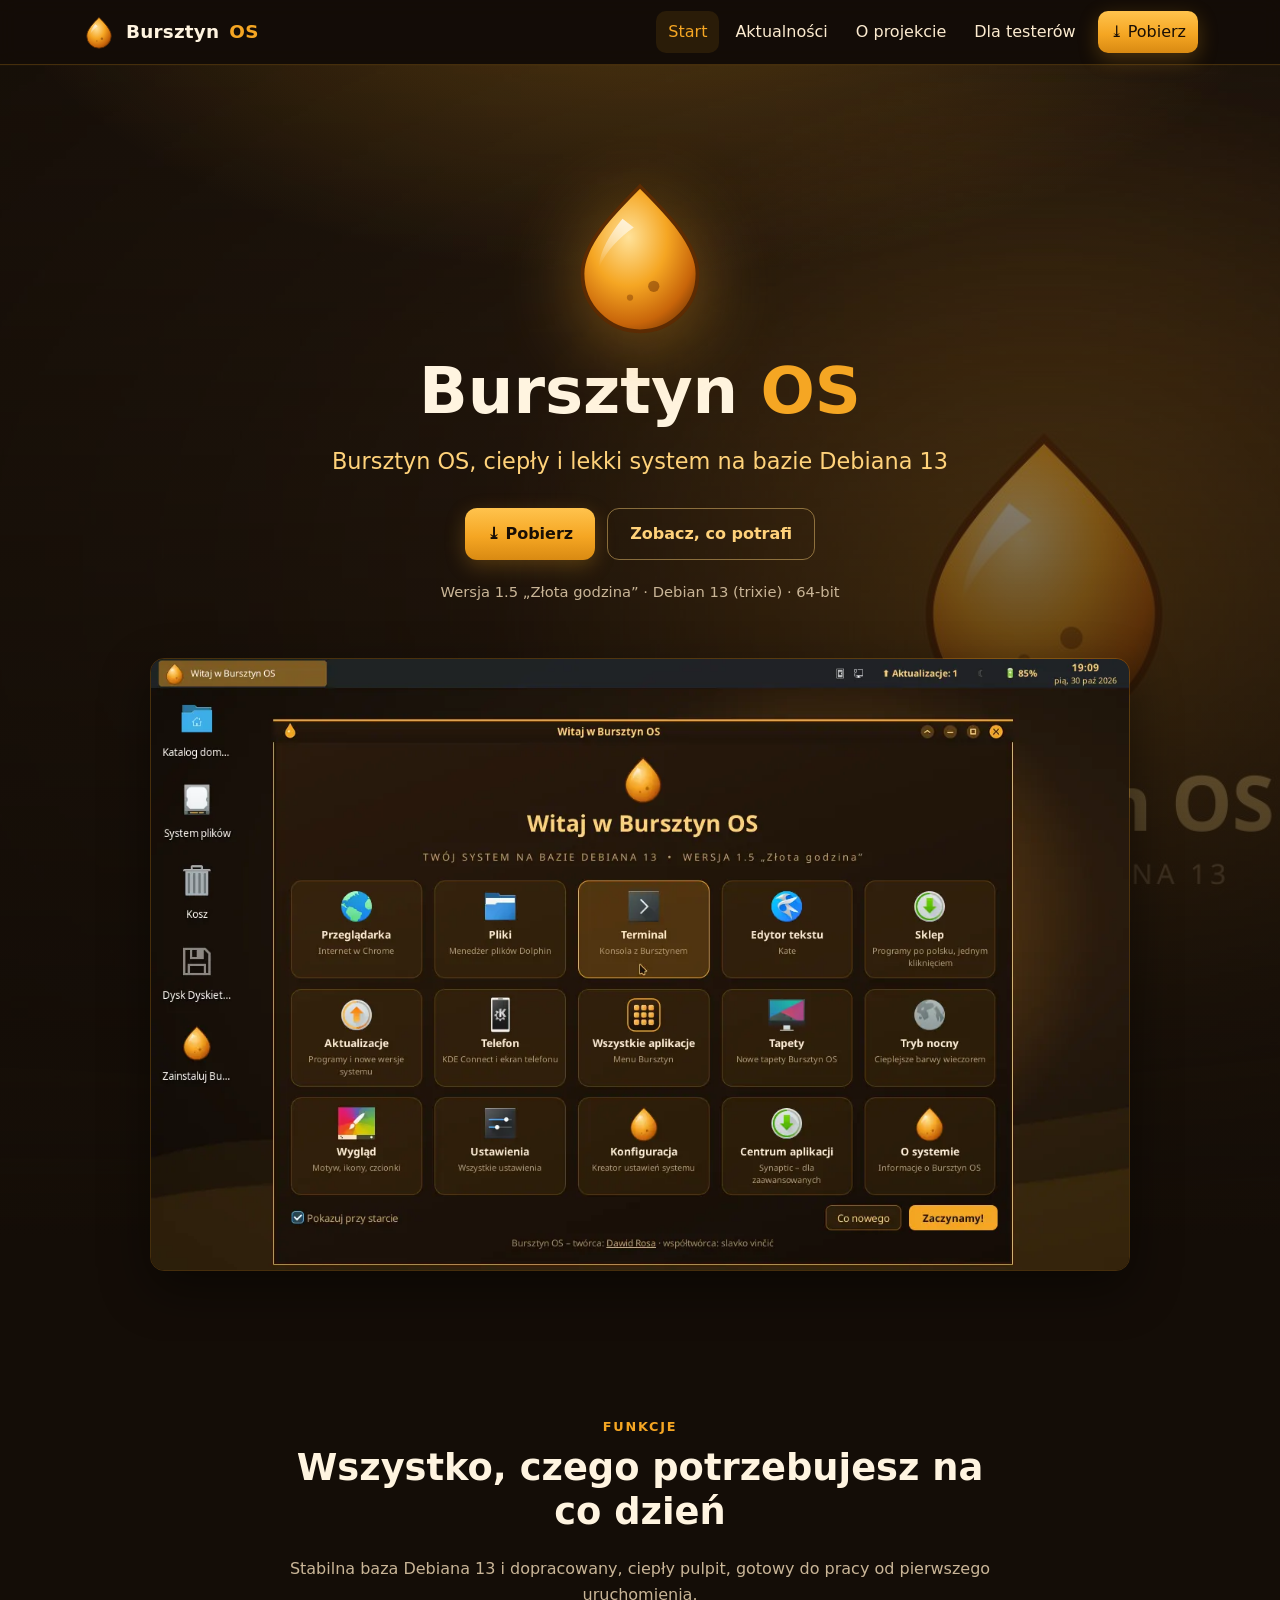
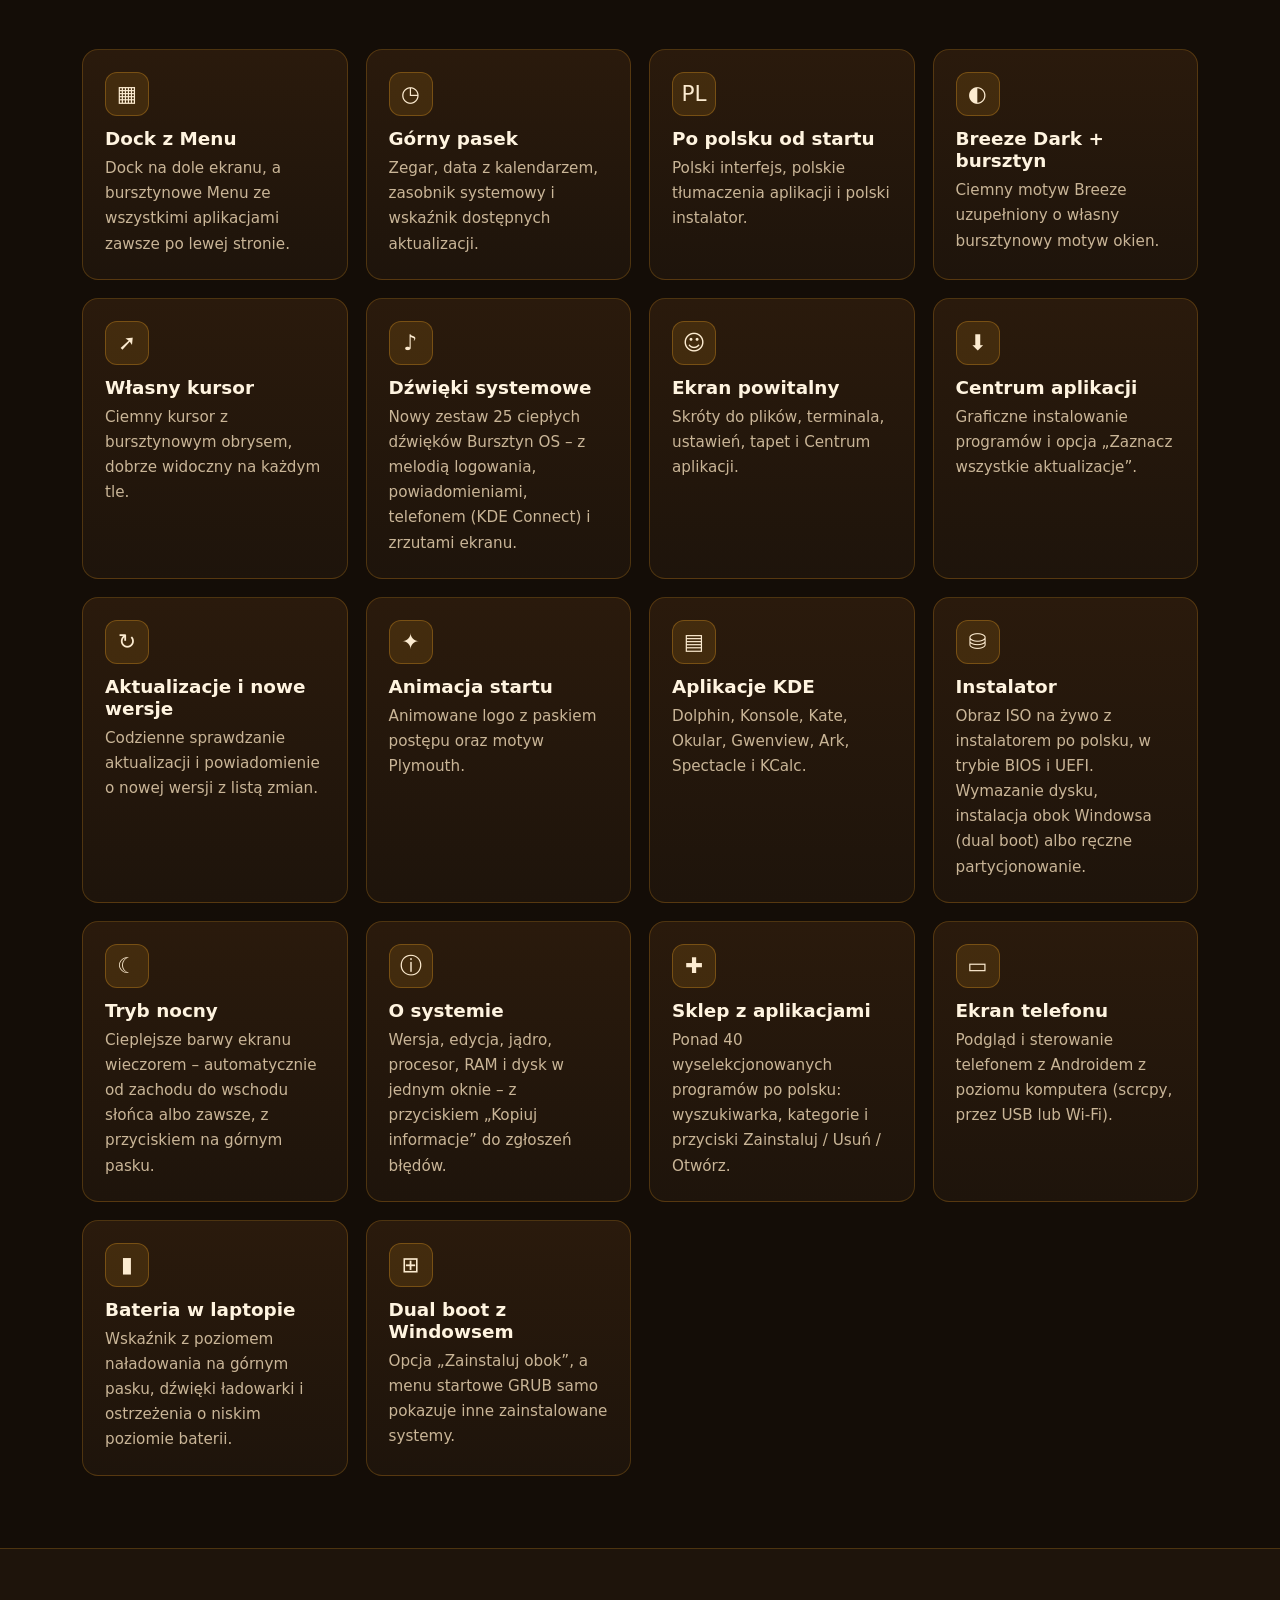
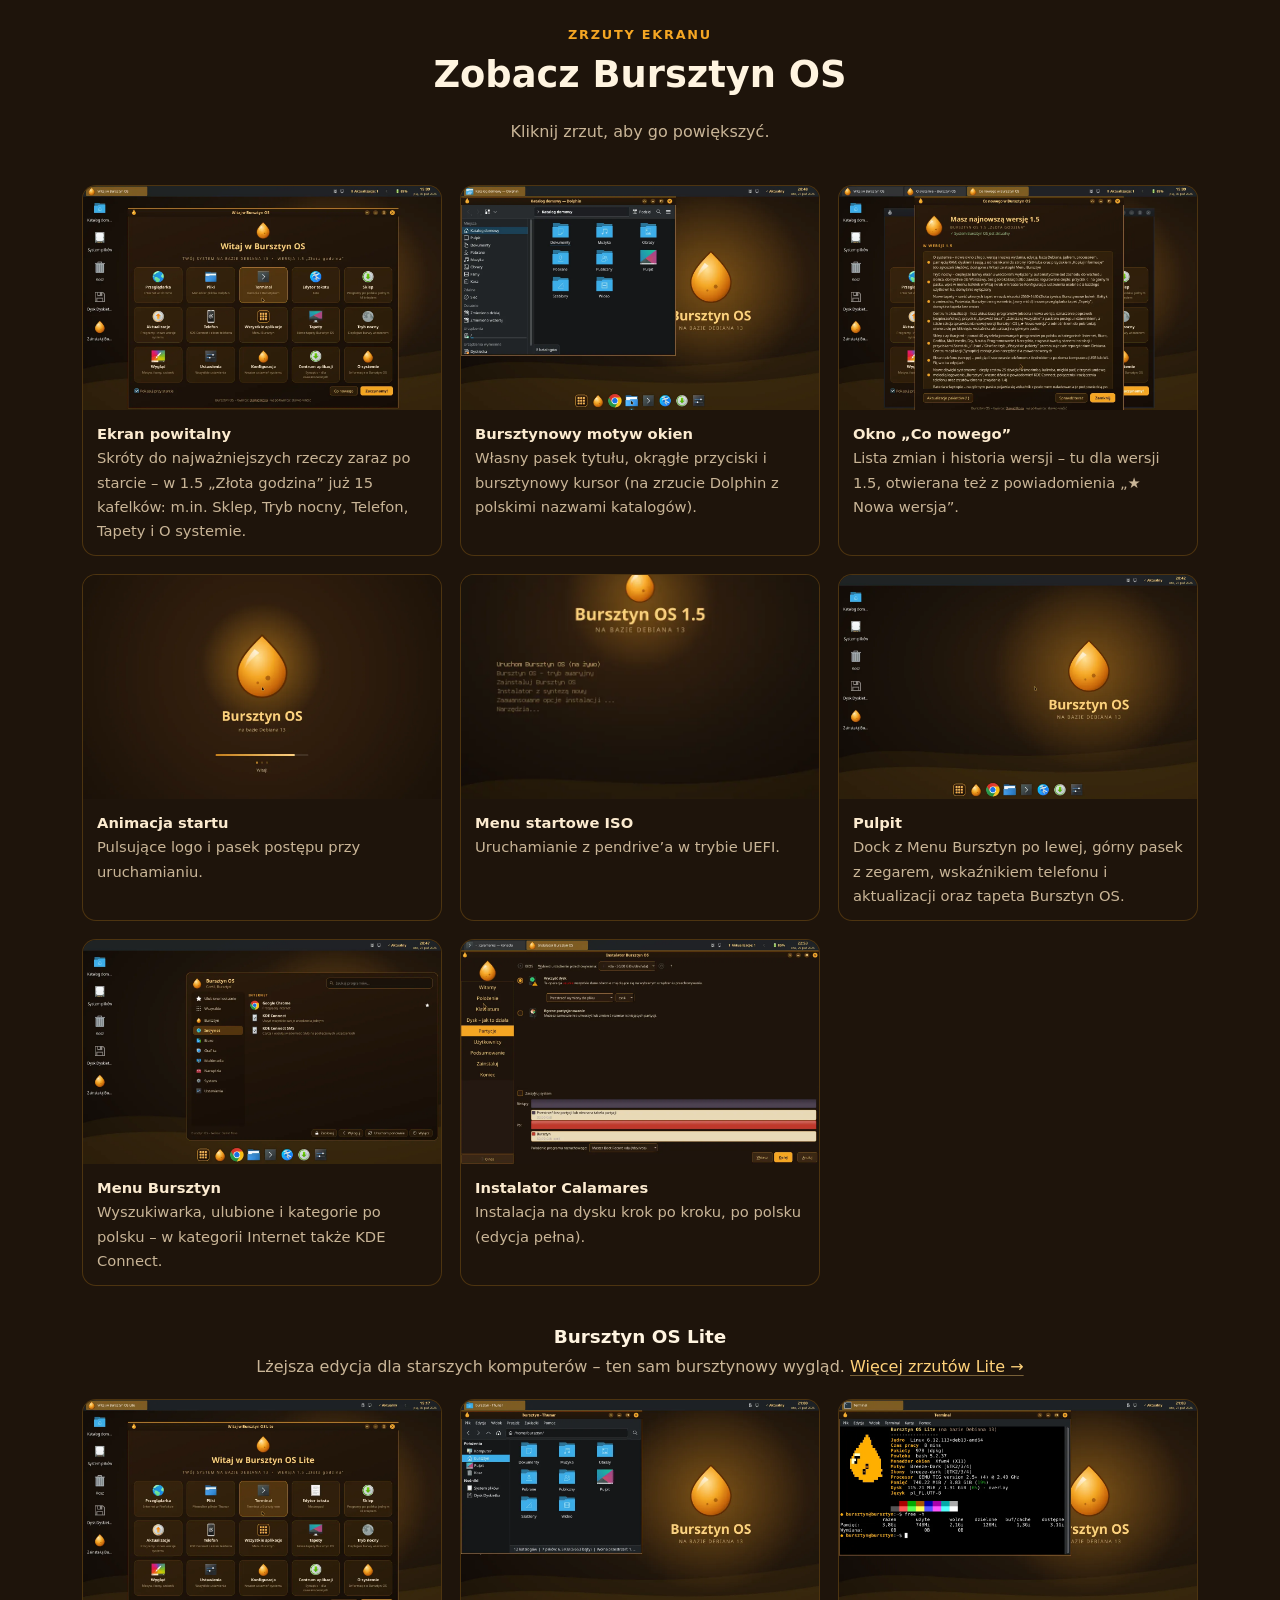
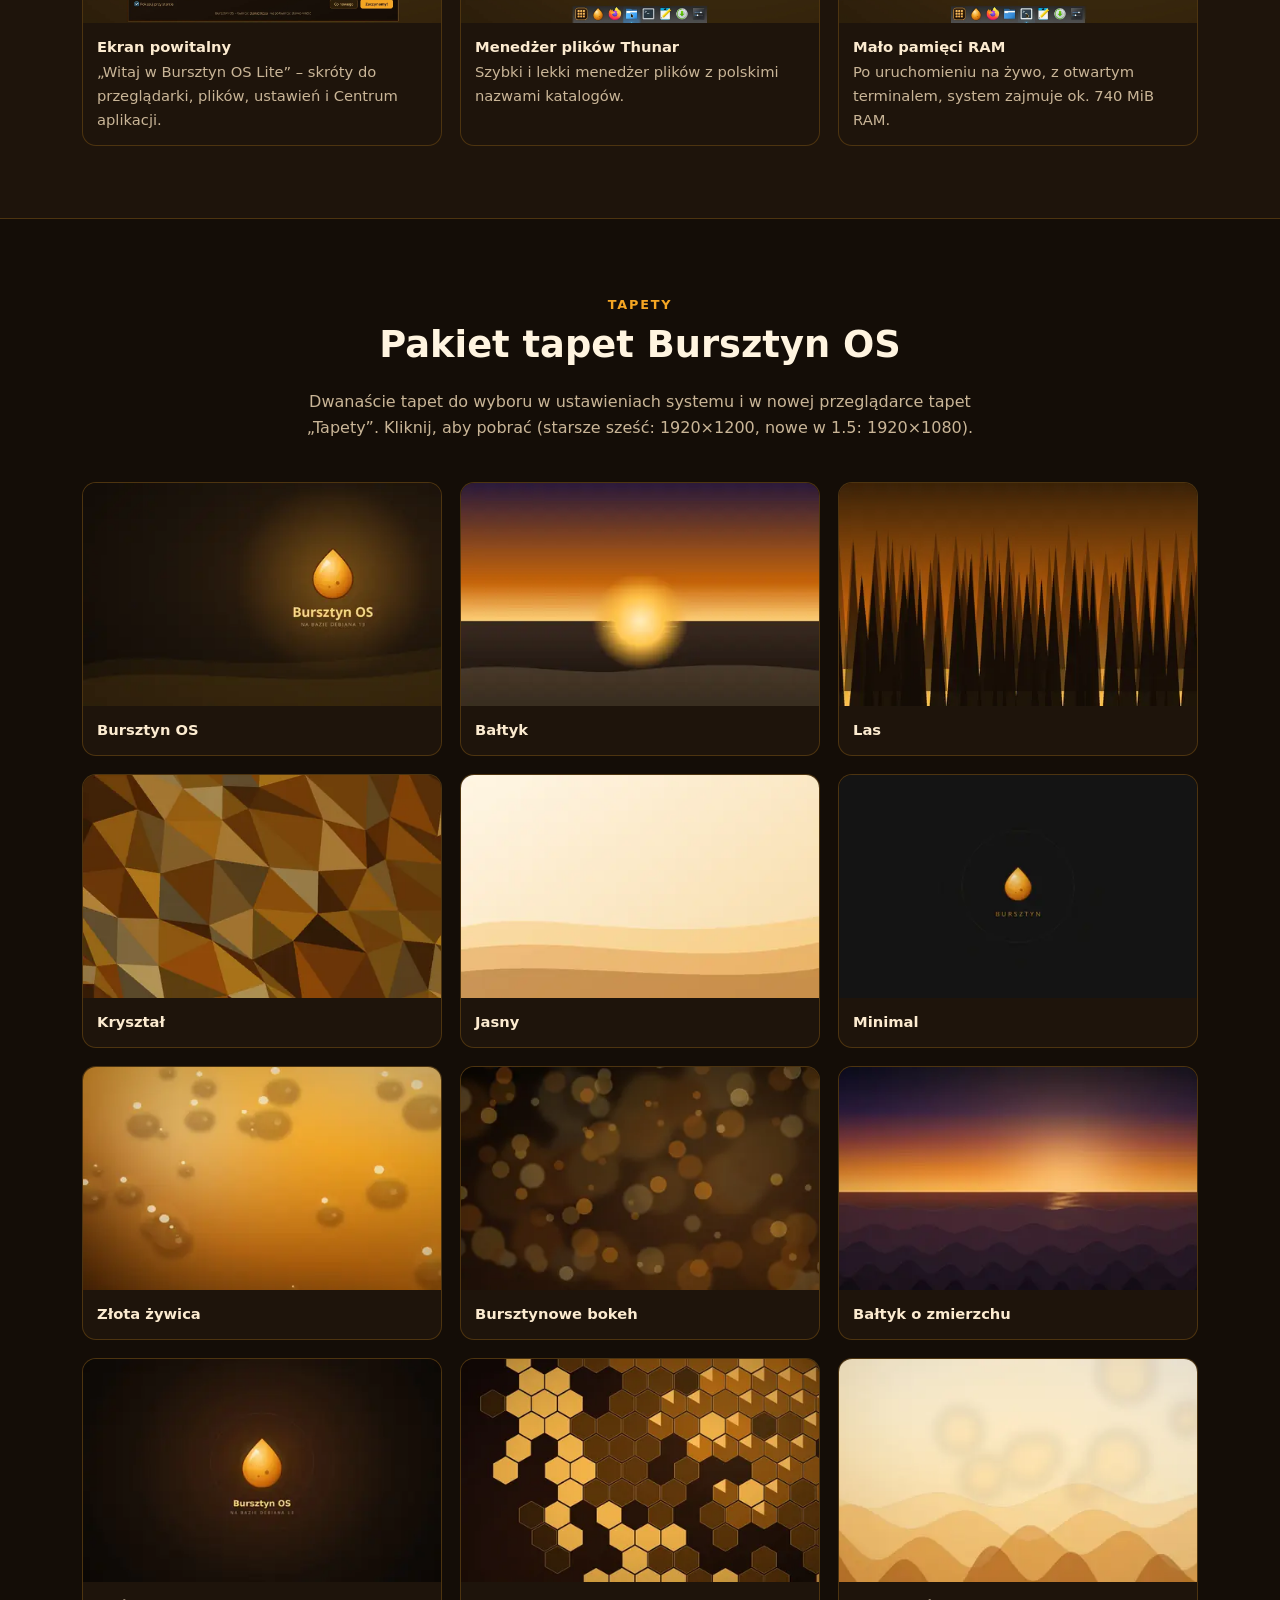
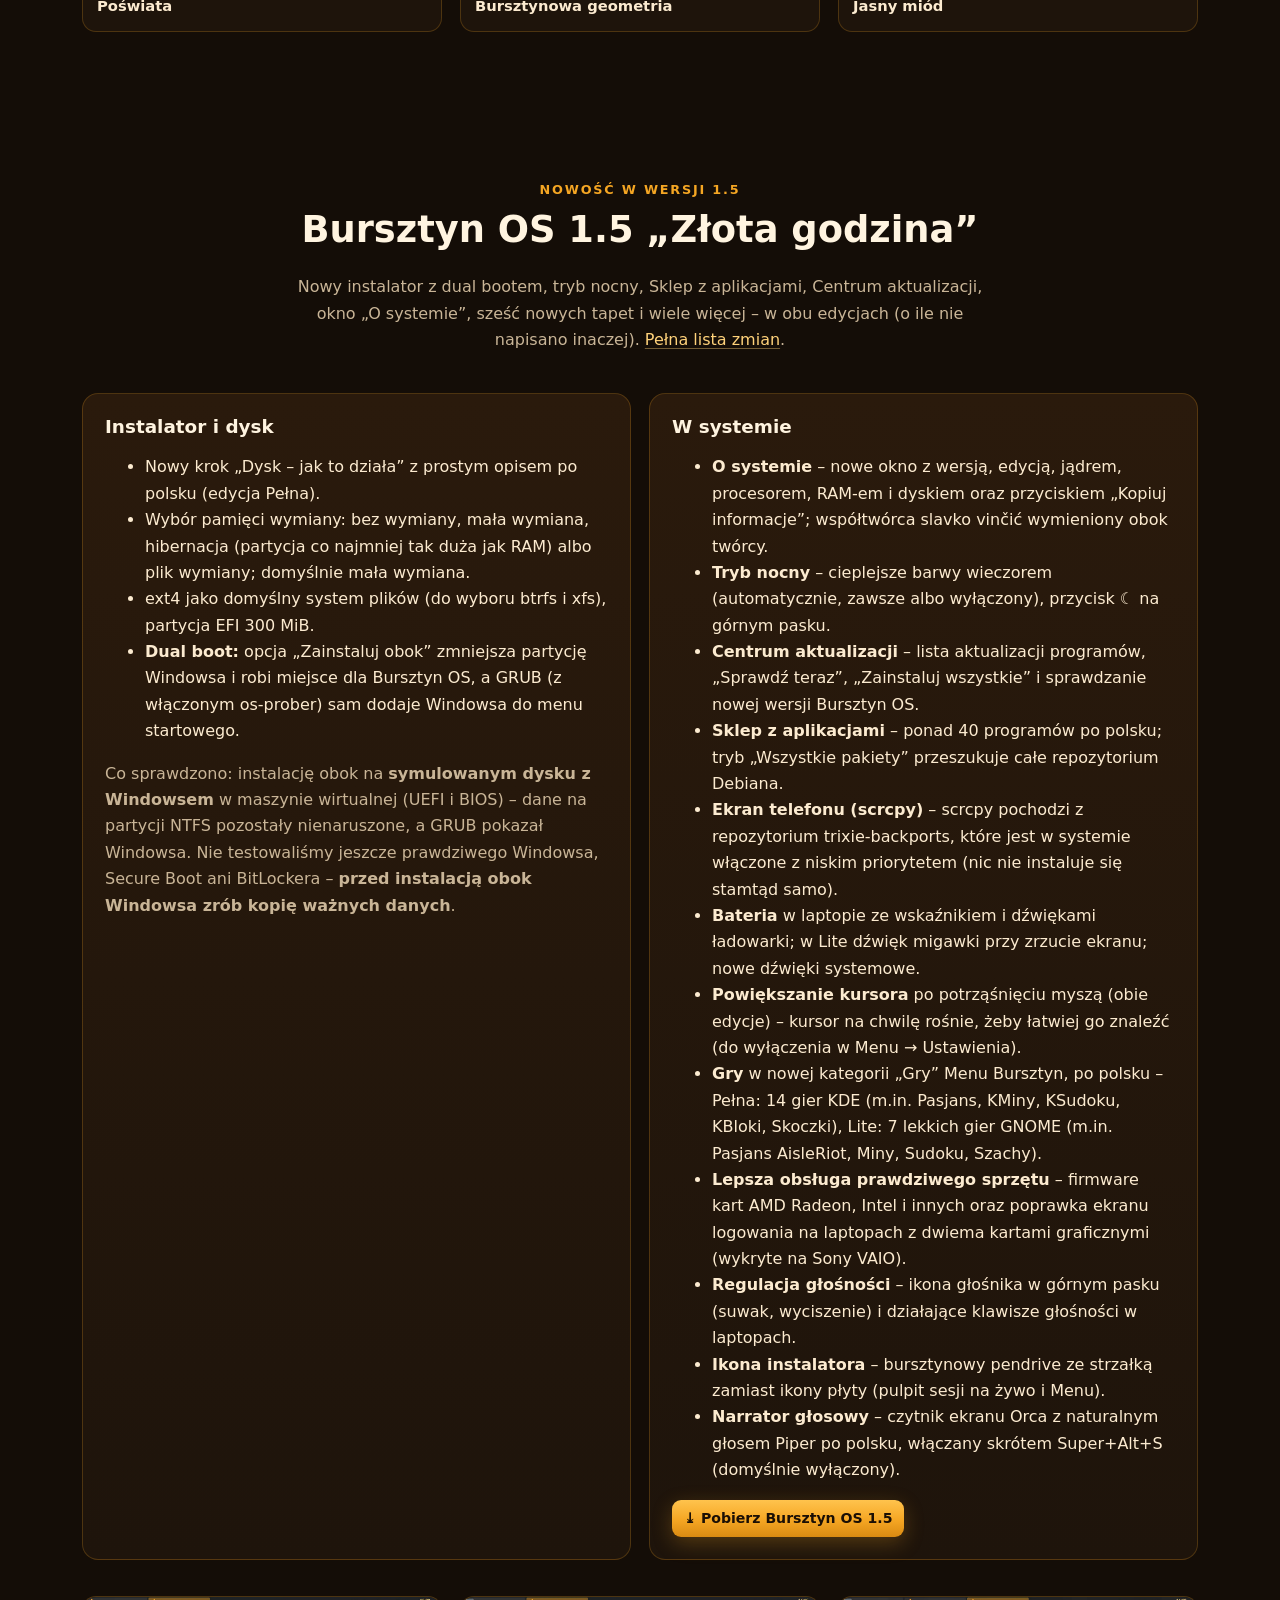
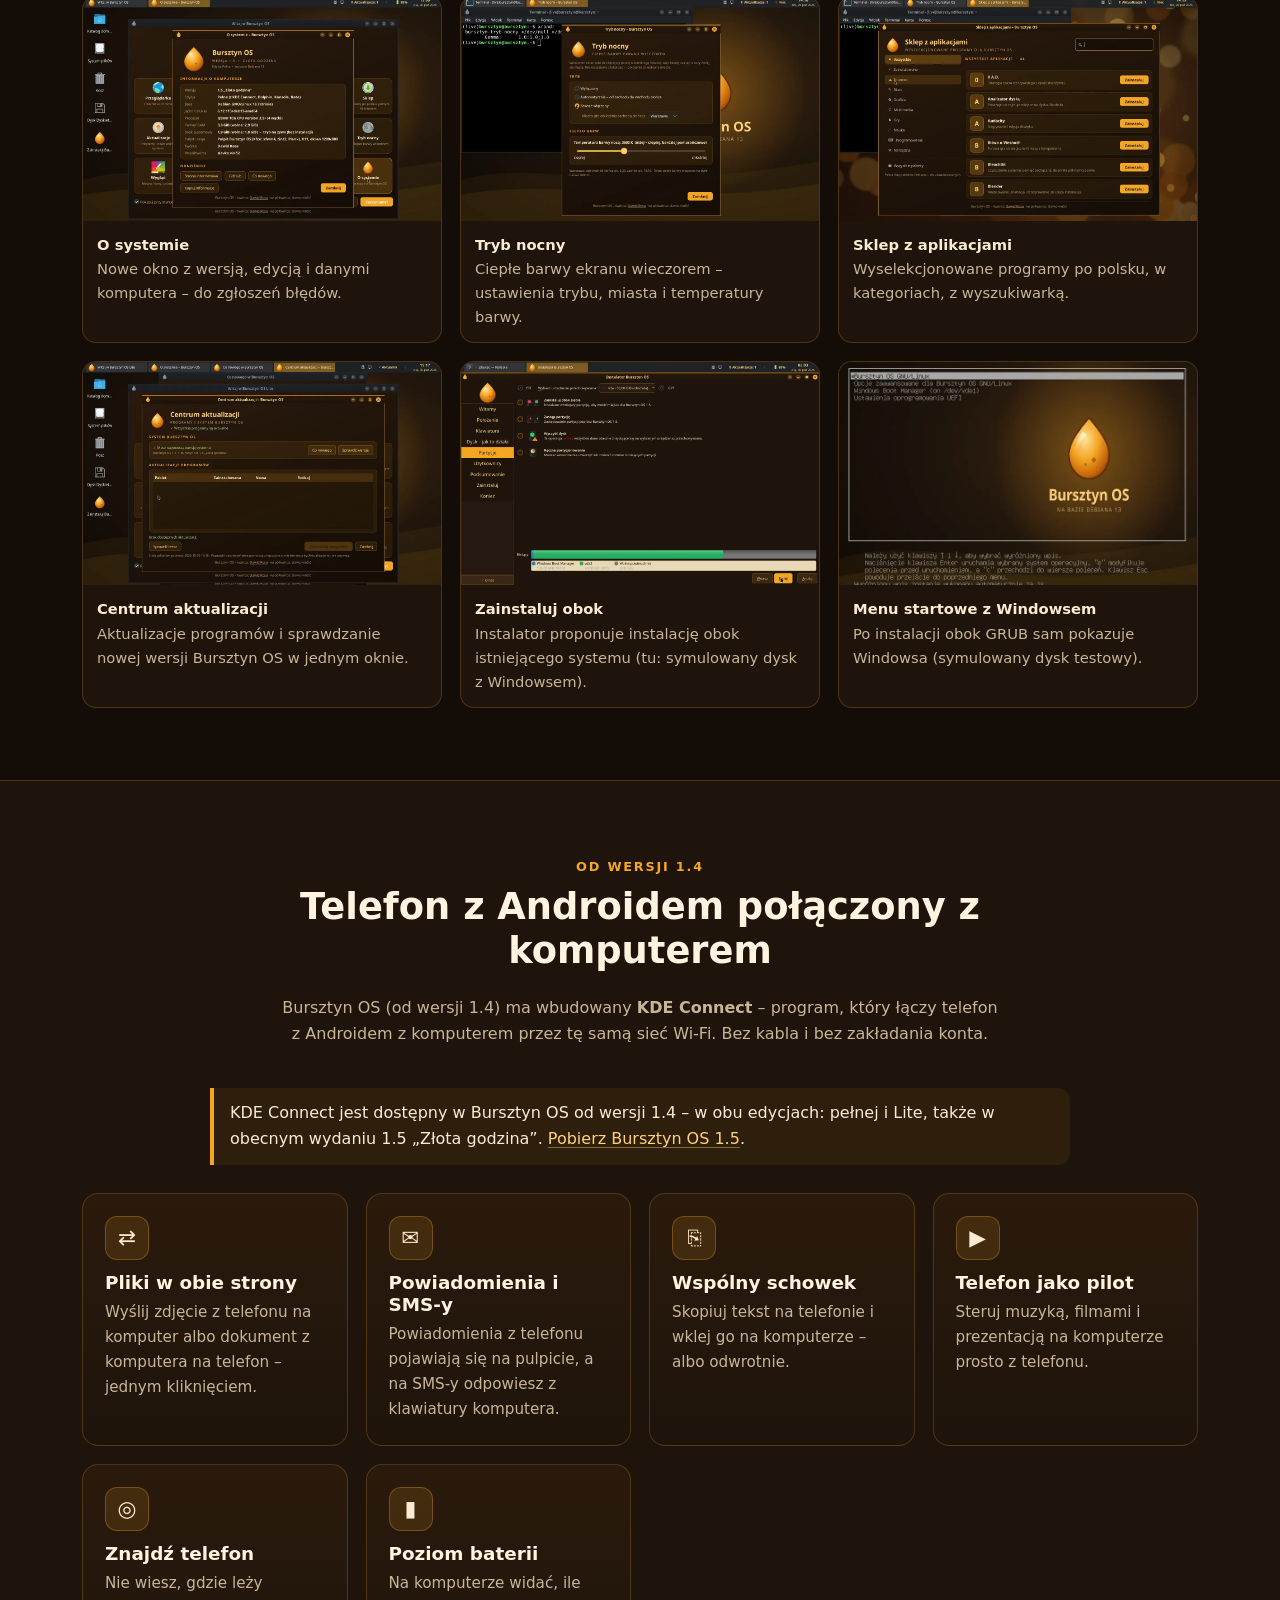
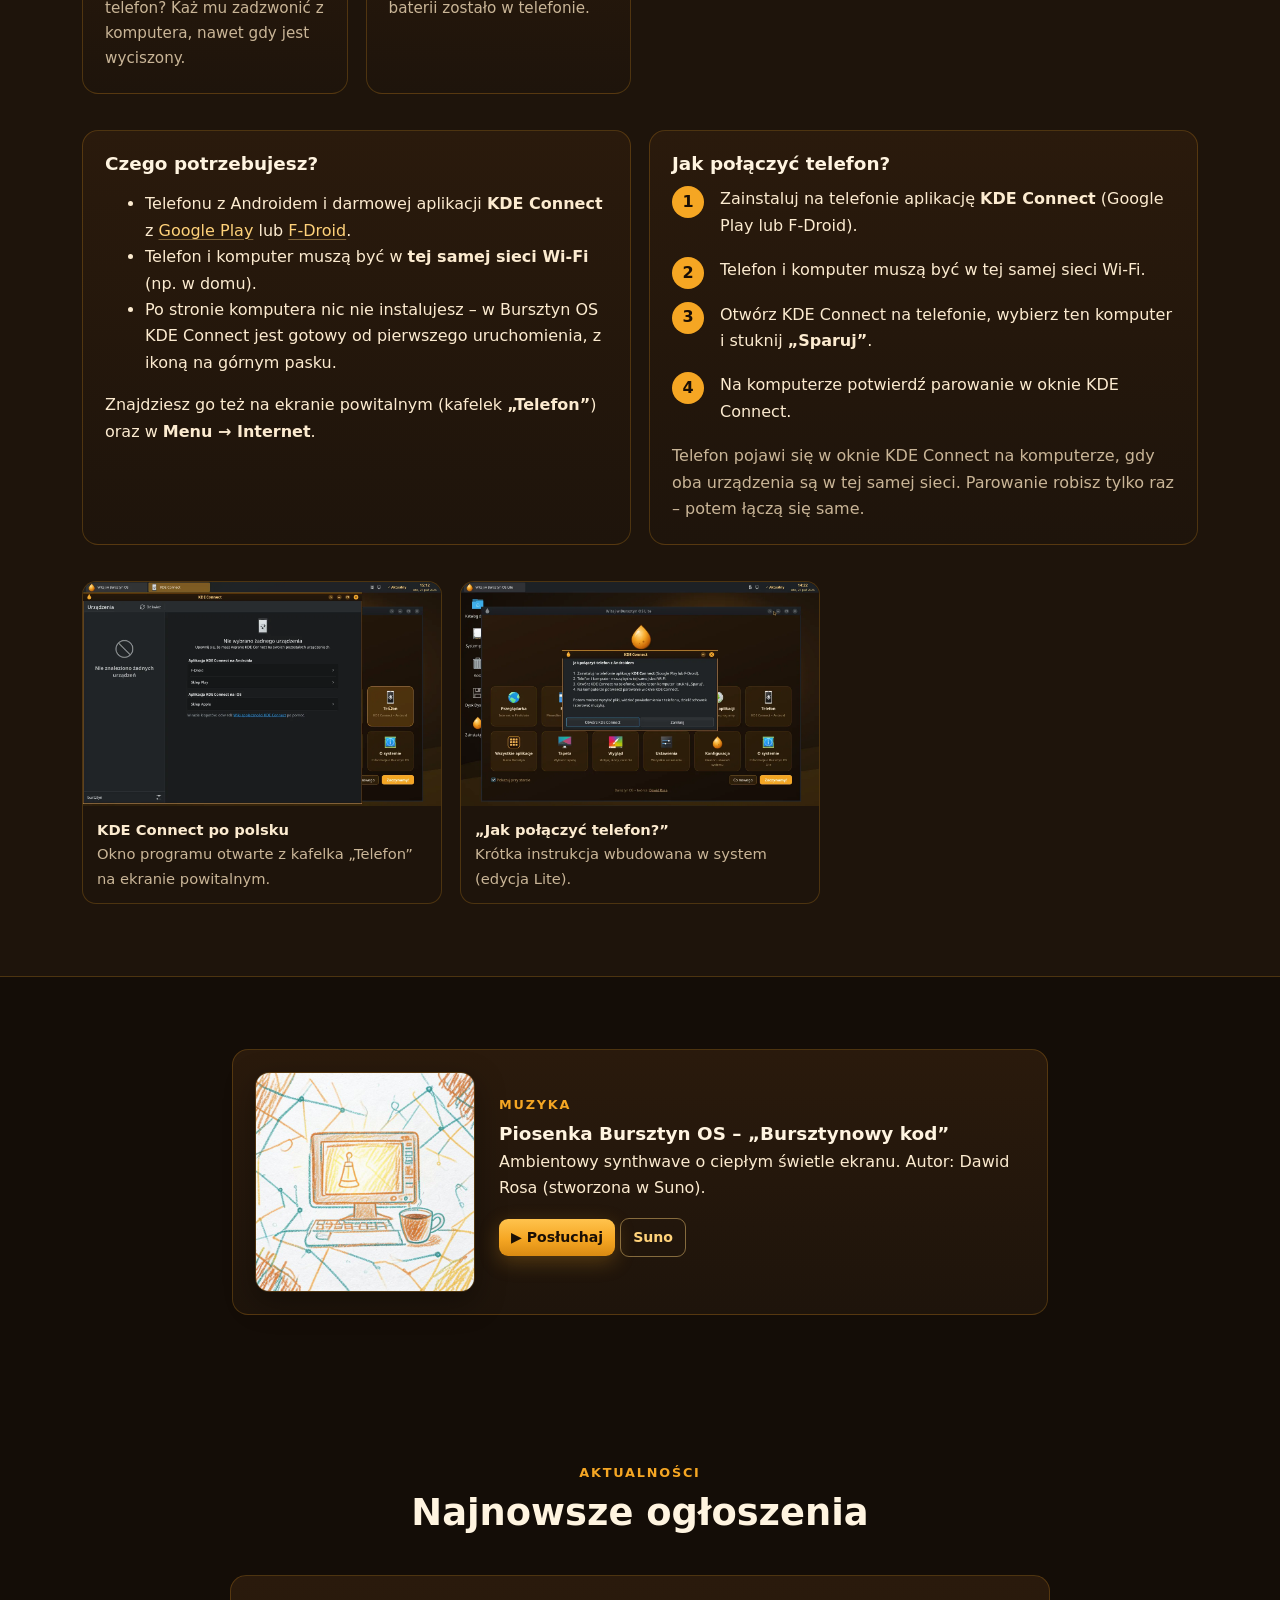
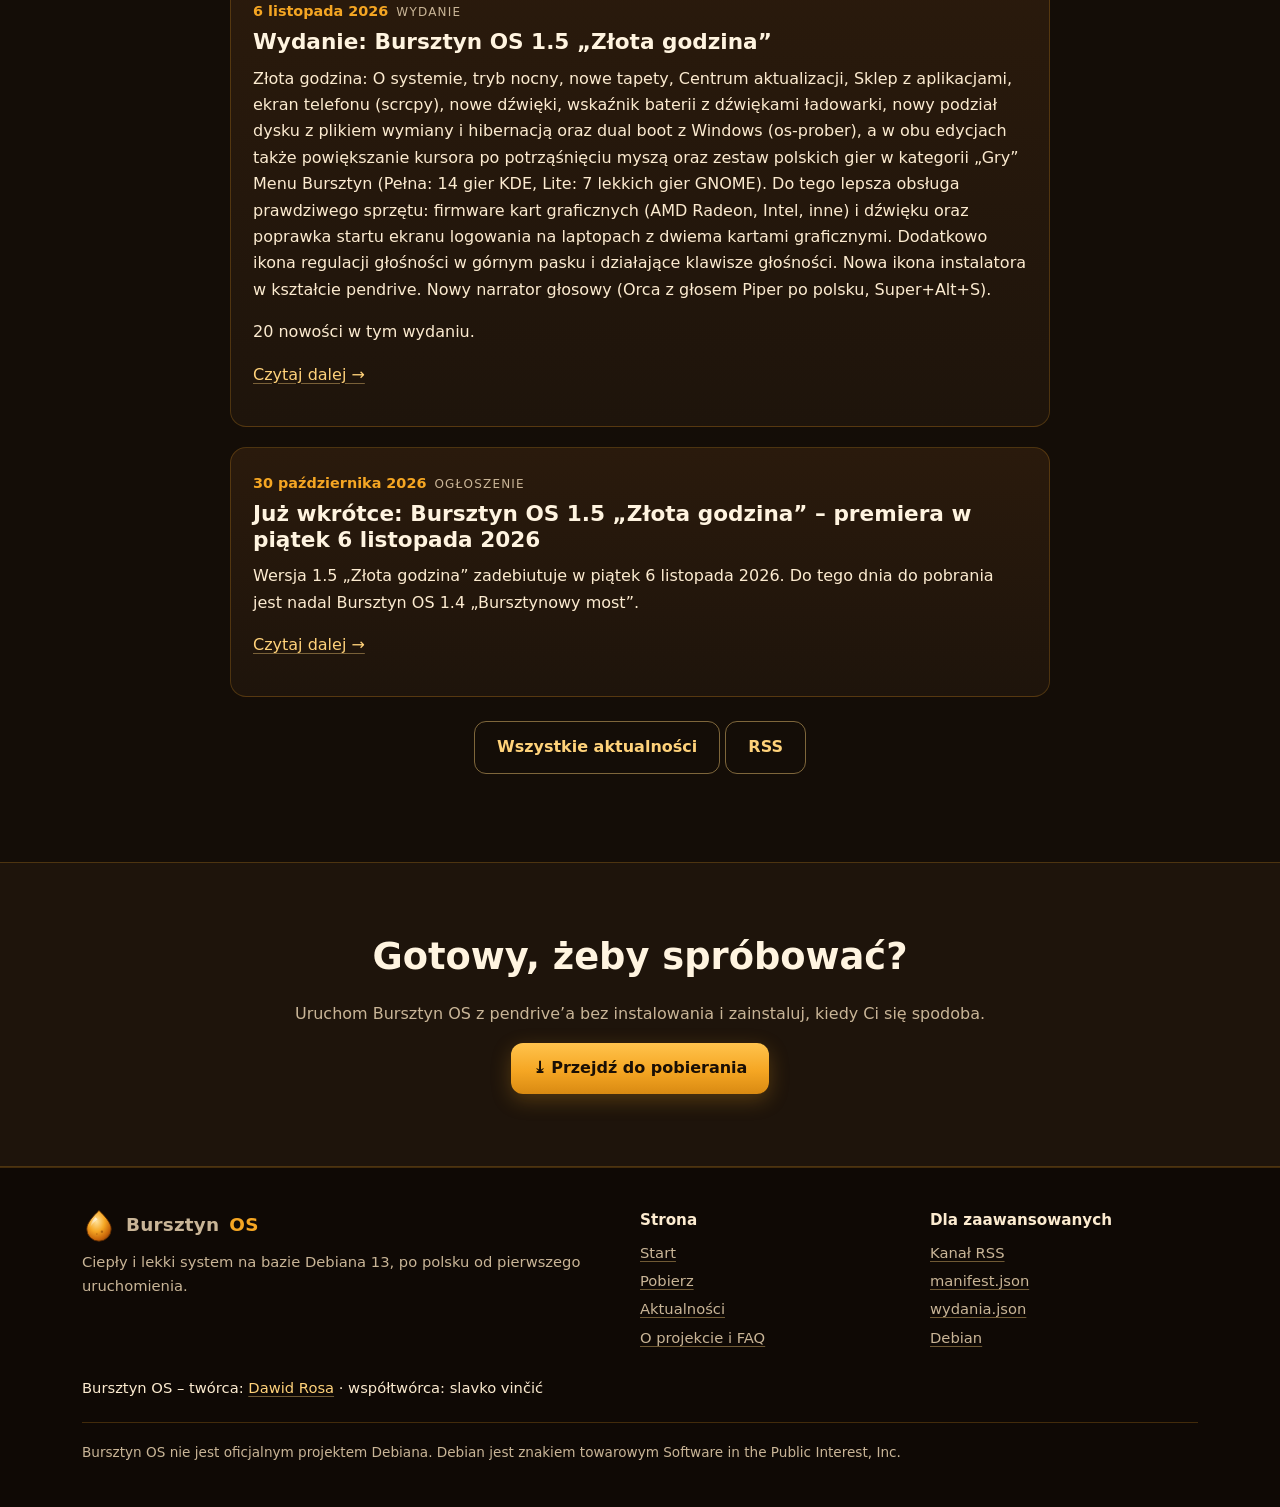
<file: index.html>
<!doctype html>
<html lang="pl" class="bez-js">
<head>
<meta charset="utf-8">
<meta name="viewport" content="width=device-width, initial-scale=1">
<title>Bursztyn OS – ciepły i lekki system na bazie Debiana 13</title>
<meta name="description" content="Bursztyn OS to polski remiks Debiana 13 z ciemnym, bursztynowym pulpitem, aplikacjami KDE i polskim interfejsem od pierwszego uruchomienia.">
<!-- GEN:AUTOR -->
<meta name="author" content="Dawid Rosa">
<!-- /GEN:AUTOR -->
<meta name="theme-color" content="#140d07">
<meta property="og:title" content="Bursztyn OS – ciepły i lekki system na bazie Debiana 13">
<meta property="og:description" content="Bursztyn OS to polski remiks Debiana 13 z ciemnym, bursztynowym pulpitem, aplikacjami KDE i polskim interfejsem od pierwszego uruchomienia.">
<meta property="og:image" content="https://dawidrosa026-lang.github.io/bursztyn-os/img/zrzuty/ekran-powitalny.jpg">
<link rel="canonical" href="https://dawidrosa026-lang.github.io/bursztyn-os/">
<meta property="og:url" content="https://dawidrosa026-lang.github.io/bursztyn-os/">
<meta property="og:type" content="website">
<meta property="og:locale" content="pl_PL">
<link rel="icon" href="img/logo.svg" type="image/svg+xml">
<link rel="icon" href="img/favicon.png" type="image/png" sizes="64x64">
<link rel="apple-touch-icon" href="img/apple-touch-icon.png">
<link rel="alternate" type="application/rss+xml" title="Bursztyn OS – Aktualności" href="feed.xml">
<link rel="stylesheet" href="css/style.css">
</head>
<body>
<a class="pomin" href="#tresc">Przejdź do treści</a>
<header class="naglowek">
  <div class="kontener">
    <a class="marka" href="index.html"><img src="img/logo.svg" alt="" width="34" height="34">Bursztyn <span>OS</span></a>
    <button class="menu-przelacznik" type="button" aria-expanded="false" aria-controls="nawigacja">☰ Menu</button>
    <nav class="nawigacja" id="nawigacja" aria-label="Główna nawigacja"><a href="index.html" aria-current="page">Start</a><a href="aktualnosci.html">Aktualności</a><a href="o-projekcie.html">O projekcie</a><a href="testy.html">Dla testerów</a><a class="przycisk" href="pobierz.html">⤓ Pobierz</a></nav>
  </div>
</header>
<main id="tresc">
<section class="hero">
  <div class="kontener">
    <img class="hero-logo" src="img/logo.svg" alt="Logo Bursztyn OS – bursztynowa kropla" width="160" height="160">
    <h1>Bursztyn <span>OS</span></h1>
    <p class="podtytul">Bursztyn OS, ciepły i lekki system na bazie Debiana 13</p>
    <div class="akcje">
      <a class="przycisk" href="pobierz.html">⤓ Pobierz</a>
      <a class="przycisk drugi" href="#funkcje">Zobacz, co potrafi</a>
    </div>
    <p class="meta">Wersja 1.5 „Złota godzina” · Debian 13 (trixie) · 64&#8209;bit</p>
    <div class="hero-zrzut"><picture><source srcset="img/zrzuty/ekran-powitalny.webp" type="image/webp"><img src="img/zrzuty/ekran-powitalny.jpg" alt="Pulpit Bursztyn OS z ekranem powitalnym" width="1280" height="800"></picture></div>
  </div>
</section>

<section class="sekcja" id="funkcje">
  <div class="kontener">
    <div class="sekcja-naglowek"><span class="etykieta">Funkcje</span><h2>Wszystko, czego potrzebujesz na co dzień</h2>
      <p>Stabilna baza Debiana 13 i dopracowany, ciepły pulpit, gotowy do pracy od pierwszego uruchomienia.</p></div>
    <div class="siatka f">
      <div class="karta funkcja"><div class="ikona" aria-hidden="true">▦</div><h3>Dock z Menu</h3><p>Dock na dole ekranu, a bursztynowe Menu ze wszystkimi aplikacjami zawsze po lewej stronie.</p></div>
      <div class="karta funkcja"><div class="ikona" aria-hidden="true">◷</div><h3>Górny pasek</h3><p>Zegar, data z kalendarzem, zasobnik systemowy i wskaźnik dostępnych aktualizacji.</p></div>
      <div class="karta funkcja"><div class="ikona" aria-hidden="true">PL</div><h3>Po polsku od startu</h3><p>Polski interfejs, polskie tłumaczenia aplikacji i polski instalator.</p></div>
      <div class="karta funkcja"><div class="ikona" aria-hidden="true">◐</div><h3>Breeze Dark + bursztyn</h3><p>Ciemny motyw Breeze uzupełniony o własny bursztynowy motyw okien.</p></div>
      <div class="karta funkcja"><div class="ikona" aria-hidden="true">➚</div><h3>Własny kursor</h3><p>Ciemny kursor z bursztynowym obrysem, dobrze widoczny na każdym tle.</p></div>
      <div class="karta funkcja"><div class="ikona" aria-hidden="true">♪</div><h3>Dźwięki systemowe</h3><p>Nowy zestaw 25 ciepłych dźwięków Bursztyn OS – z melodią logowania, powiadomieniami, telefonem (KDE Connect) i zrzutami ekranu.</p></div>
      <div class="karta funkcja"><div class="ikona" aria-hidden="true">☺</div><h3>Ekran powitalny</h3><p>Skróty do plików, terminala, ustawień, tapet i Centrum aplikacji.</p></div>
      <div class="karta funkcja"><div class="ikona" aria-hidden="true">⬇</div><h3>Centrum aplikacji</h3><p>Graficzne instalowanie programów i opcja „Zaznacz wszystkie aktualizacje”.</p></div>
      <div class="karta funkcja"><div class="ikona" aria-hidden="true">↻</div><h3>Aktualizacje i nowe wersje</h3><p>Codzienne sprawdzanie aktualizacji i powiadomienie o nowej wersji z listą zmian.</p></div>
      <div class="karta funkcja"><div class="ikona" aria-hidden="true">✦</div><h3>Animacja startu</h3><p>Animowane logo z paskiem postępu oraz motyw Plymouth.</p></div>
      <div class="karta funkcja"><div class="ikona" aria-hidden="true">▤</div><h3>Aplikacje KDE</h3><p>Dolphin, Konsole, Kate, Okular, Gwenview, Ark, Spectacle i KCalc.</p></div>
      <div class="karta funkcja"><div class="ikona" aria-hidden="true">⛁</div><h3>Instalator</h3><p>Obraz ISO na żywo z instalatorem po polsku, w trybie BIOS i UEFI. Wymazanie dysku, instalacja obok Windowsa (dual boot) albo ręczne partycjonowanie.</p></div>
      <div class="karta funkcja"><div class="ikona" aria-hidden="true">☾</div><h3>Tryb nocny</h3><p>Cieplejsze barwy ekranu wieczorem – automatycznie od zachodu do wschodu słońca albo zawsze, z przyciskiem na górnym pasku.</p></div>
      <div class="karta funkcja"><div class="ikona" aria-hidden="true">ⓘ</div><h3>O systemie</h3><p>Wersja, edycja, jądro, procesor, RAM i dysk w jednym oknie – z przyciskiem „Kopiuj informacje” do zgłoszeń błędów.</p></div>
      <div class="karta funkcja"><div class="ikona" aria-hidden="true">✚</div><h3>Sklep z aplikacjami</h3><p>Ponad 40 wyselekcjonowanych programów po polsku: wyszukiwarka, kategorie i przyciski Zainstaluj / Usuń / Otwórz.</p></div>
      <div class="karta funkcja"><div class="ikona" aria-hidden="true">▭</div><h3>Ekran telefonu</h3><p>Podgląd i sterowanie telefonem z Androidem z poziomu komputera (scrcpy, przez USB lub Wi-Fi).</p></div>
      <div class="karta funkcja"><div class="ikona" aria-hidden="true">▮</div><h3>Bateria w laptopie</h3><p>Wskaźnik z poziomem naładowania na górnym pasku, dźwięki ładowarki i ostrzeżenia o niskim poziomie baterii.</p></div>
      <div class="karta funkcja"><div class="ikona" aria-hidden="true">⊞</div><h3>Dual boot z Windowsem</h3><p>Opcja „Zainstaluj obok”, a menu startowe GRUB samo pokazuje inne zainstalowane systemy.</p></div>
    </div>
  </div>
</section>

<section class="sekcja ciemna" id="zrzuty">
  <div class="kontener">
    <div class="sekcja-naglowek"><span class="etykieta">Zrzuty ekranu</span><h2>Zobacz Bursztyn OS</h2><p>Kliknij zrzut, aby go powiększyć.</p></div>
    <div class="siatka galeria">
      <figure class="zrzut"><a href="img/zrzuty/ekran-powitalny.jpg" data-podglad="Ekran powitalny – wersja 1.5"><picture><source srcset="img/zrzuty/ekran-powitalny.webp" type="image/webp"><img src="img/zrzuty/ekran-powitalny.jpg" alt="Ekran powitalny „Witaj w Bursztyn OS” w wersji 1.5 „Złota godzina” z kafelkami Sklep, Tryb nocny i O systemie" width="1280" height="800" loading="lazy"></picture><figcaption><strong>Ekran powitalny</strong>Skróty do najważniejszych rzeczy zaraz po starcie – w 1.5 „Złota godzina” już 15 kafelków: m.in. Sklep, Tryb nocny, Telefon, Tapety i O systemie.</figcaption></a></figure>
      <figure class="zrzut"><a href="img/zrzuty/motyw-kursor.jpg" data-podglad="Bursztynowy motyw okien"><picture><source srcset="img/zrzuty/motyw-kursor.webp" type="image/webp"><img src="img/zrzuty/motyw-kursor.jpg" alt="Okno Dolphin w bursztynowym motywie okien Bursztyn OS" width="1280" height="800" loading="lazy"></picture><figcaption><strong>Bursztynowy motyw okien</strong>Własny pasek tytułu, okrągłe przyciski i bursztynowy kursor (na zrzucie Dolphin z polskimi nazwami katalogów).</figcaption></a></figure>
      <figure class="zrzut"><a href="img/zrzuty/co-nowego.jpg" data-podglad="Okno „Co nowego”"><picture><source srcset="img/zrzuty/co-nowego.webp" type="image/webp"><img src="img/zrzuty/co-nowego.jpg" alt="Okno „Co nowego” w Bursztyn OS 1.5 z listą zmian i historią wersji" width="1280" height="800" loading="lazy"></picture><figcaption><strong>Okno „Co nowego”</strong>Lista zmian i historia wersji – tu dla wersji 1.5, otwierana też z powiadomienia „★ Nowa wersja”.</figcaption></a></figure>
      <figure class="zrzut"><a href="img/zrzuty/animacja-startu.jpg" data-podglad="Animacja startu"><picture><source srcset="img/zrzuty/animacja-startu.webp" type="image/webp"><img src="img/zrzuty/animacja-startu.jpg" alt="Animacja startu Bursztyn OS: logo z paskiem postępu" width="1280" height="800" loading="lazy"></picture><figcaption><strong>Animacja startu</strong>Pulsujące logo i pasek postępu przy uruchamianiu.</figcaption></a></figure>
      <figure class="zrzut"><a href="img/zrzuty/menu-startowe.jpg" data-podglad="Menu startowe ISO"><picture><source srcset="img/zrzuty/menu-startowe.webp" type="image/webp"><img src="img/zrzuty/menu-startowe.jpg" alt="Menu startowe obrazu ISO Bursztyn OS 1.5" width="800" height="600" loading="lazy"></picture><figcaption><strong>Menu startowe ISO</strong>Uruchamianie z pendrive’a w trybie UEFI.</figcaption></a></figure>
      <figure class="zrzut"><a href="img/zrzuty/pulpit.jpg" data-podglad="Pulpit"><picture><source srcset="img/zrzuty/pulpit.webp" type="image/webp"><img src="img/zrzuty/pulpit.jpg" alt="Pulpit Bursztyn OS: dock z Menu Bursztyn, górny pasek z zegarem i wskaźnikiem telefonu" width="1280" height="800" loading="lazy"></picture><figcaption><strong>Pulpit</strong>Dock z Menu Bursztyn po lewej, górny pasek z zegarem, wskaźnikiem telefonu i aktualizacji oraz tapeta Bursztyn OS.</figcaption></a></figure>
      <figure class="zrzut"><a href="img/zrzuty/menu-bursztyn.jpg" data-podglad="Menu Bursztyn"><picture><source srcset="img/zrzuty/menu-bursztyn.webp" type="image/webp"><img src="img/zrzuty/menu-bursztyn.jpg" alt="Menu Bursztyn z kategorią Internet i programami KDE Connect" width="1280" height="800" loading="lazy"></picture><figcaption><strong>Menu Bursztyn</strong>Wyszukiwarka, ulubione i kategorie po polsku – w kategorii Internet także KDE Connect.</figcaption></a></figure>
      <figure class="zrzut"><a href="img/zrzuty/instalator.jpg" data-podglad="Instalator Calamares"><picture><source srcset="img/zrzuty/instalator.webp" type="image/webp"><img src="img/zrzuty/instalator.jpg" alt="Instalator Calamares Bursztyn OS 1.5 – krok „Partycje” z wyborem pamięci wymiany" width="1280" height="800" loading="lazy"></picture><figcaption><strong>Instalator Calamares</strong>Instalacja na dysku krok po kroku, po polsku (edycja pełna).</figcaption></a></figure>
    </div>
    <h3 style="text-align:center;margin:40px 0 6px">Bursztyn OS Lite</h3>
    <p style="text-align:center;color:var(--przygaszony);margin:0 0 18px">Lżejsza edycja dla starszych komputerów – ten sam bursztynowy wygląd. <a href="pobierz.html#zrzuty-lite">Więcej zrzutów Lite →</a></p>
    <div class="siatka galeria">
      <figure class="zrzut"><a href="img/zrzuty/lite/lite-ekran-powitalny.jpg" data-podglad="Bursztyn OS Lite – Ekran powitalny"><picture><source srcset="img/zrzuty/lite/lite-ekran-powitalny.webp" type="image/webp"><img src="img/zrzuty/lite/lite-ekran-powitalny.jpg" alt="Bursztyn OS Lite – Ekran powitalny" width="1280" height="800" loading="lazy"></picture><figcaption><strong>Ekran powitalny</strong>„Witaj w Bursztyn OS Lite” – skróty do przeglądarki, plików, ustawień i Centrum aplikacji.</figcaption></a></figure>
      <figure class="zrzut"><a href="img/zrzuty/lite/lite-pliki.jpg" data-podglad="Bursztyn OS Lite – Menedżer plików Thunar"><picture><source srcset="img/zrzuty/lite/lite-pliki.webp" type="image/webp"><img src="img/zrzuty/lite/lite-pliki.jpg" alt="Bursztyn OS Lite – Menedżer plików Thunar" width="1280" height="800" loading="lazy"></picture><figcaption><strong>Menedżer plików Thunar</strong>Szybki i lekki menedżer plików z polskimi nazwami katalogów.</figcaption></a></figure>
      <figure class="zrzut"><a href="img/zrzuty/lite/lite-terminal-ram.jpg" data-podglad="Bursztyn OS Lite – Mało pamięci RAM"><picture><source srcset="img/zrzuty/lite/lite-terminal-ram.webp" type="image/webp"><img src="img/zrzuty/lite/lite-terminal-ram.jpg" alt="Bursztyn OS Lite – Mało pamięci RAM" width="1280" height="800" loading="lazy"></picture><figcaption><strong>Mało pamięci RAM</strong>Po uruchomieniu na żywo, z otwartym terminalem, system zajmuje ok. 740 MiB RAM.</figcaption></a></figure>
    </div>
  </div>
</section>

<section class="sekcja" id="tapety">
  <div class="kontener">
    <div class="sekcja-naglowek"><span class="etykieta">Tapety</span><h2>Pakiet tapet Bursztyn OS</h2><p>Dwanaście tapet do wyboru w ustawieniach systemu i w nowej przeglądarce tapet „Tapety”. Kliknij, aby pobrać (starsze sześć: 1920×1200, nowe w 1.5: 1920×1080).</p></div>
    <div class="siatka tapety">
      <figure class="zrzut tapeta"><a href="img/tapety/bursztyn-os.jpg" data-podglad="Tapeta „Bursztyn OS”"><picture><source srcset="img/tapety/bursztyn-os-mini.webp" type="image/webp"><img src="img/tapety/bursztyn-os-mini.jpg" alt="Tapeta Bursztyn OS" width="480" height="300" loading="lazy"></picture><figcaption><strong>Bursztyn OS</strong></figcaption></a></figure>
      <figure class="zrzut tapeta"><a href="img/tapety/baltyk.jpg" data-podglad="Tapeta „Bałtyk”"><picture><source srcset="img/tapety/baltyk-mini.webp" type="image/webp"><img src="img/tapety/baltyk-mini.jpg" alt="Tapeta Bałtyk" width="480" height="300" loading="lazy"></picture><figcaption><strong>Bałtyk</strong></figcaption></a></figure>
      <figure class="zrzut tapeta"><a href="img/tapety/las.jpg" data-podglad="Tapeta „Las”"><picture><source srcset="img/tapety/las-mini.webp" type="image/webp"><img src="img/tapety/las-mini.jpg" alt="Tapeta Las" width="480" height="300" loading="lazy"></picture><figcaption><strong>Las</strong></figcaption></a></figure>
      <figure class="zrzut tapeta"><a href="img/tapety/krysztal.jpg" data-podglad="Tapeta „Kryształ”"><picture><source srcset="img/tapety/krysztal-mini.webp" type="image/webp"><img src="img/tapety/krysztal-mini.jpg" alt="Tapeta Kryształ" width="480" height="300" loading="lazy"></picture><figcaption><strong>Kryształ</strong></figcaption></a></figure>
      <figure class="zrzut tapeta"><a href="img/tapety/jasny.jpg" data-podglad="Tapeta „Jasny”"><picture><source srcset="img/tapety/jasny-mini.webp" type="image/webp"><img src="img/tapety/jasny-mini.jpg" alt="Tapeta Jasny" width="480" height="300" loading="lazy"></picture><figcaption><strong>Jasny</strong></figcaption></a></figure>
      <figure class="zrzut tapeta"><a href="img/tapety/minimal.jpg" data-podglad="Tapeta „Minimal”"><picture><source srcset="img/tapety/minimal-mini.webp" type="image/webp"><img src="img/tapety/minimal-mini.jpg" alt="Tapeta Minimal" width="480" height="300" loading="lazy"></picture><figcaption><strong>Minimal</strong></figcaption></a></figure>
      <figure class="zrzut tapeta"><a href="img/tapety/zlota-zywica.jpg" data-podglad="Tapeta „Złota żywica”"><picture><source srcset="img/tapety/zlota-zywica-mini.webp" type="image/webp"><img src="img/tapety/zlota-zywica-mini.jpg" alt="Tapeta Złota żywica" width="480" height="270" loading="lazy"></picture><figcaption><strong>Złota żywica</strong></figcaption></a></figure>
      <figure class="zrzut tapeta"><a href="img/tapety/bursztynowe-bokeh.jpg" data-podglad="Tapeta „Bursztynowe bokeh”"><picture><source srcset="img/tapety/bursztynowe-bokeh-mini.webp" type="image/webp"><img src="img/tapety/bursztynowe-bokeh-mini.jpg" alt="Tapeta Bursztynowe bokeh" width="480" height="270" loading="lazy"></picture><figcaption><strong>Bursztynowe bokeh</strong></figcaption></a></figure>
      <figure class="zrzut tapeta"><a href="img/tapety/baltyk-o-zmierzchu.jpg" data-podglad="Tapeta „Bałtyk o zmierzchu”"><picture><source srcset="img/tapety/baltyk-o-zmierzchu-mini.webp" type="image/webp"><img src="img/tapety/baltyk-o-zmierzchu-mini.jpg" alt="Tapeta Bałtyk o zmierzchu" width="480" height="270" loading="lazy"></picture><figcaption><strong>Bałtyk o zmierzchu</strong></figcaption></a></figure>
      <figure class="zrzut tapeta"><a href="img/tapety/poswiata.jpg" data-podglad="Tapeta „Poświata”"><picture><source srcset="img/tapety/poswiata-mini.webp" type="image/webp"><img src="img/tapety/poswiata-mini.jpg" alt="Tapeta Poświata" width="480" height="270" loading="lazy"></picture><figcaption><strong>Poświata</strong></figcaption></a></figure>
      <figure class="zrzut tapeta"><a href="img/tapety/bursztynowa-geometria.jpg" data-podglad="Tapeta „Bursztynowa geometria”"><picture><source srcset="img/tapety/bursztynowa-geometria-mini.webp" type="image/webp"><img src="img/tapety/bursztynowa-geometria-mini.jpg" alt="Tapeta Bursztynowa geometria" width="480" height="270" loading="lazy"></picture><figcaption><strong>Bursztynowa geometria</strong></figcaption></a></figure>
      <figure class="zrzut tapeta"><a href="img/tapety/jasny-miod.jpg" data-podglad="Tapeta „Jasny miód”"><picture><source srcset="img/tapety/jasny-miod-mini.webp" type="image/webp"><img src="img/tapety/jasny-miod-mini.jpg" alt="Tapeta Jasny miód" width="480" height="270" loading="lazy"></picture><figcaption><strong>Jasny miód</strong></figcaption></a></figure>
    </div>
  </div>
</section>

<section class="sekcja" id="nowosci-1-5">
  <div class="kontener">
    <div class="sekcja-naglowek"><span class="etykieta">Nowość w wersji 1.5</span><h2>Bursztyn OS 1.5 „Złota godzina”</h2>
      <p>Nowy instalator z dual bootem, tryb nocny, Sklep z aplikacjami, Centrum aktualizacji, okno „O systemie”, sześć nowych tapet i wiele więcej – w obu edycjach (o ile nie napisano inaczej). <a href="aktualnosci.html#wydanie-1-5">Pełna lista zmian</a>.</p></div>
    <div class="siatka dwie">
      <div class="karta">
        <h3>Instalator i dysk</h3>
        <ul>
          <li>Nowy krok „Dysk – jak to działa” z prostym opisem po polsku (edycja Pełna).</li>
          <li>Wybór pamięci wymiany: bez wymiany, mała wymiana, hibernacja (partycja co najmniej tak duża jak RAM) albo plik wymiany; domyślnie mała wymiana.</li>
          <li>ext4 jako domyślny system plików (do wyboru btrfs i xfs), partycja EFI 300 MiB.</li>
          <li><strong>Dual boot:</strong> opcja „Zainstaluj obok” zmniejsza partycję Windowsa i robi miejsce dla Bursztyn OS, a GRUB (z włączonym os-prober) sam dodaje Windowsa do menu startowego.</li>
        </ul>
        <p style="color:var(--przygaszony);margin:0">Co sprawdzono: instalację obok na <strong>symulowanym dysku z Windowsem</strong> w maszynie wirtualnej (UEFI i BIOS) – dane na partycji NTFS pozostały nienaruszone, a GRUB pokazał Windowsa. Nie testowaliśmy jeszcze prawdziwego Windowsa, Secure Boot ani BitLockera – <strong>przed instalacją obok Windowsa zrób kopię ważnych danych</strong>.</p>
      </div>
      <div class="karta">
        <h3>W systemie</h3>
        <ul>
          <li><strong>O systemie</strong> – nowe okno z wersją, edycją, jądrem, procesorem, RAM-em i dyskiem oraz przyciskiem „Kopiuj informacje”; współtwórca slavko vinčić wymieniony obok twórcy.</li>
          <li><strong>Tryb nocny</strong> – cieplejsze barwy wieczorem (automatycznie, zawsze albo wyłączony), przycisk ☾ na górnym pasku.</li>
          <li><strong>Centrum aktualizacji</strong> – lista aktualizacji programów, „Sprawdź teraz”, „Zainstaluj wszystkie” i sprawdzanie nowej wersji Bursztyn OS.</li>
          <li><strong>Sklep z aplikacjami</strong> – ponad 40 programów po polsku; tryb „Wszystkie pakiety” przeszukuje całe repozytorium Debiana.</li>
          <li><strong>Ekran telefonu (scrcpy)</strong> – scrcpy pochodzi z repozytorium trixie-backports, które jest w systemie włączone z niskim priorytetem (nic nie instaluje się stamtąd samo).</li>
          <li><strong>Bateria</strong> w laptopie ze wskaźnikiem i dźwiękami ładowarki; w Lite dźwięk migawki przy zrzucie ekranu; nowe dźwięki systemowe.</li>
          <li><strong>Powiększanie kursora</strong> po potrząśnięciu myszą (obie edycje) – kursor na chwilę rośnie, żeby łatwiej go znaleźć (do wyłączenia w Menu → Ustawienia).</li>
          <li><strong>Gry</strong> w nowej kategorii „Gry” Menu Bursztyn, po polsku – Pełna: 14 gier KDE (m.in. Pasjans, KMiny, KSudoku, KBloki, Skoczki), Lite: 7 lekkich gier GNOME (m.in. Pasjans AisleRiot, Miny, Sudoku, Szachy).</li>
          <li><strong>Lepsza obsługa prawdziwego sprzętu</strong> – firmware kart AMD Radeon, Intel i innych oraz poprawka ekranu logowania na laptopach z dwiema kartami graficznymi (wykryte na Sony VAIO).</li>
          <li><strong>Regulacja głośności</strong> – ikona głośnika w górnym pasku (suwak, wyciszenie) i działające klawisze głośności w laptopach.</li>
          <li><strong>Ikona instalatora</strong> – bursztynowy pendrive ze strzałką zamiast ikony płyty (pulpit sesji na żywo i Menu).</li>
          <li><strong>Narrator głosowy</strong> – czytnik ekranu Orca z naturalnym głosem Piper po polsku, włączany skrótem Super+Alt+S (domyślnie wyłączony).</li>
        </ul>
        <p style="margin:0"><a class="przycisk maly" href="pobierz.html">⤓ Pobierz Bursztyn OS 1.5</a></p>
      </div>
    </div>
    <div class="siatka galeria" style="margin-top:36px">
      <figure class="zrzut"><a href="img/zrzuty/o-systemie.jpg" data-podglad="O systemie"><picture><source srcset="img/zrzuty/o-systemie.webp" type="image/webp"><img src="img/zrzuty/o-systemie.jpg" alt="Okno „O systemie” w Bursztyn OS 1.5 „Złota godzina”" width="1280" height="800" loading="lazy"></picture><figcaption><strong>O systemie</strong>Nowe okno z wersją, edycją i danymi komputera – do zgłoszeń błędów.</figcaption></a></figure>
      <figure class="zrzut"><a href="img/zrzuty/tryb-nocny.jpg" data-podglad="Tryb nocny"><picture><source srcset="img/zrzuty/tryb-nocny.webp" type="image/webp"><img src="img/zrzuty/tryb-nocny.jpg" alt="Okno „Tryb nocny” w Bursztyn OS 1.5" width="1280" height="800" loading="lazy"></picture><figcaption><strong>Tryb nocny</strong>Ciepłe barwy ekranu wieczorem – ustawienia trybu, miasta i temperatury barwy.</figcaption></a></figure>
      <figure class="zrzut"><a href="img/zrzuty/sklep.jpg" data-podglad="Sklep z aplikacjami"><picture><source srcset="img/zrzuty/sklep.webp" type="image/webp"><img src="img/zrzuty/sklep.jpg" alt="Sklep z aplikacjami w Bursztyn OS 1.5" width="1280" height="800" loading="lazy"></picture><figcaption><strong>Sklep z aplikacjami</strong>Wyselekcjonowane programy po polsku, w kategoriach, z wyszukiwarką.</figcaption></a></figure>
      <figure class="zrzut"><a href="img/zrzuty/centrum-aktualizacji.jpg" data-podglad="Centrum aktualizacji"><picture><source srcset="img/zrzuty/centrum-aktualizacji.webp" type="image/webp"><img src="img/zrzuty/centrum-aktualizacji.jpg" alt="Centrum aktualizacji w Bursztyn OS 1.5" width="1280" height="800" loading="lazy"></picture><figcaption><strong>Centrum aktualizacji</strong>Aktualizacje programów i sprawdzanie nowej wersji Bursztyn OS w jednym oknie.</figcaption></a></figure>
      <figure class="zrzut"><a href="img/zrzuty/instalator-obok.jpg" data-podglad="Zainstaluj obok"><picture><source srcset="img/zrzuty/instalator-obok.webp" type="image/webp"><img src="img/zrzuty/instalator-obok.jpg" alt="Instalator Bursztyn OS 1.5 z opcją „Zainstaluj obok”" width="1280" height="800" loading="lazy"></picture><figcaption><strong>Zainstaluj obok</strong>Instalator proponuje instalację obok istniejącego systemu (tu: symulowany dysk z Windowsem).</figcaption></a></figure>
      <figure class="zrzut"><a href="img/zrzuty/grub-windows.jpg" data-podglad="Menu startowe z Windowsem"><picture><source srcset="img/zrzuty/grub-windows.webp" type="image/webp"><img src="img/zrzuty/grub-windows.jpg" alt="Menu startowe GRUB z Bursztyn OS i Windows Boot Manager" width="800" height="600" loading="lazy"></picture><figcaption><strong>Menu startowe z Windowsem</strong>Po instalacji obok GRUB sam pokazuje Windowsa (symulowany dysk testowy).</figcaption></a></figure>
    </div>
  </div>
</section>

<section class="sekcja ciemna" id="kde-connect">
  <div class="kontener">
    <div class="sekcja-naglowek"><span class="etykieta">Od wersji 1.4</span><h2>Telefon z Androidem połączony z komputerem</h2>
      <p>Bursztyn OS (od wersji 1.4) ma wbudowany <strong>KDE Connect</strong> – program, który łączy telefon z Androidem z komputerem przez tę samą sieć Wi-Fi. Bez kabla i bez zakładania konta.</p></div>
    <p class="uwaga" style="max-width:860px;margin:0 auto 28px">KDE Connect jest dostępny w Bursztyn OS od wersji 1.4 – w obu edycjach: pełnej i Lite, także w obecnym wydaniu 1.5 „Złota godzina”. <a href="pobierz.html">Pobierz Bursztyn OS 1.5</a>.</p>
    <div class="siatka f">
      <div class="karta funkcja"><div class="ikona" aria-hidden="true">⇄</div><h3>Pliki w obie strony</h3><p>Wyślij zdjęcie z telefonu na komputer albo dokument z komputera na telefon – jednym kliknięciem.</p></div>
      <div class="karta funkcja"><div class="ikona" aria-hidden="true">✉</div><h3>Powiadomienia i SMS-y</h3><p>Powiadomienia z telefonu pojawiają się na pulpicie, a na SMS-y odpowiesz z klawiatury komputera.</p></div>
      <div class="karta funkcja"><div class="ikona" aria-hidden="true">⎘</div><h3>Wspólny schowek</h3><p>Skopiuj tekst na telefonie i wklej go na komputerze – albo odwrotnie.</p></div>
      <div class="karta funkcja"><div class="ikona" aria-hidden="true">▶</div><h3>Telefon jako pilot</h3><p>Steruj muzyką, filmami i prezentacją na komputerze prosto z telefonu.</p></div>
      <div class="karta funkcja"><div class="ikona" aria-hidden="true">◎</div><h3>Znajdź telefon</h3><p>Nie wiesz, gdzie leży telefon? Każ mu zadzwonić z komputera, nawet gdy jest wyciszony.</p></div>
      <div class="karta funkcja"><div class="ikona" aria-hidden="true">▮</div><h3>Poziom baterii</h3><p>Na komputerze widać, ile baterii zostało w telefonie.</p></div>
    </div>
    <div class="siatka dwie" style="margin-top:36px">
      <div class="karta">
        <h3>Czego potrzebujesz?</h3>
        <ul>
          <li>Telefonu z Androidem i darmowej aplikacji <strong>KDE Connect</strong> z <a href="https://play.google.com/store/apps/details?id=org.kde.kdeconnect_tp">Google Play</a> lub <a href="https://f-droid.org/packages/org.kde.kdeconnect_tp/">F-Droid</a>.</li>
          <li>Telefon i komputer muszą być w <strong>tej samej sieci Wi-Fi</strong> (np. w domu).</li>
          <li>Po stronie komputera nic nie instalujesz – w Bursztyn OS KDE Connect jest gotowy od pierwszego uruchomienia, z ikoną na górnym pasku.</li>
        </ul>
        <p>Znajdziesz go też na ekranie powitalnym (kafelek <strong>„Telefon”</strong>) oraz w <strong>Menu → Internet</strong>.</p>
      </div>
      <div class="karta">
        <h3>Jak połączyć telefon?</h3>
        <ol class="kroki">
          <li>Zainstaluj na telefonie aplikację <strong>KDE Connect</strong> (Google Play lub F-Droid).</li>
          <li>Telefon i komputer muszą być w tej samej sieci Wi-Fi.</li>
          <li>Otwórz KDE Connect na telefonie, wybierz ten komputer i stuknij <strong>„Sparuj”</strong>.</li>
          <li>Na komputerze potwierdź parowanie w oknie KDE Connect.</li>
        </ol>
        <p style="color:var(--przygaszony);margin:0">Telefon pojawi się w oknie KDE Connect na komputerze, gdy oba urządzenia są w tej samej sieci. Parowanie robisz tylko raz – potem łączą się same.</p>
      </div>
    </div>
    <div class="siatka galeria" style="margin-top:36px">
      <figure class="zrzut"><a href="img/zrzuty/kde-connect.jpg" data-podglad="KDE Connect w Bursztyn OS 1.4"><picture><source srcset="img/zrzuty/kde-connect.webp" type="image/webp"><img src="img/zrzuty/kde-connect.jpg" alt="Okno KDE Connect po polsku w Bursztyn OS 1.4" width="1280" height="800" loading="lazy"></picture><figcaption><strong>KDE Connect po polsku</strong>Okno programu otwarte z kafelka „Telefon” na ekranie powitalnym.</figcaption></a></figure>
      <figure class="zrzut"><a href="img/zrzuty/kde-connect-pomoc.jpg" data-podglad="„Jak połączyć telefon?” w Bursztyn OS Lite 1.4"><picture><source srcset="img/zrzuty/kde-connect-pomoc.webp" type="image/webp"><img src="img/zrzuty/kde-connect-pomoc.jpg" alt="Okno z instrukcją łączenia telefonu w Bursztyn OS Lite 1.4" width="1280" height="800" loading="lazy"></picture><figcaption><strong>„Jak połączyć telefon?”</strong>Krótka instrukcja wbudowana w system (edycja Lite).</figcaption></a></figure>
    </div>
  </div>
</section>

<section class="sekcja" id="piosenka">
  <div class="kontener" style="max-width:860px">
    <div class="karta piosenka">
      <img class="piosenka-okladka" src="img/piosenka-bursztynowy-kod.jpg" width="640" height="640" loading="lazy" alt="Okładka piosenki „Bursztynowy kod”: komputer, kawa i sieć połączeń narysowane kredką">
      <div class="piosenka-tresc">
        <span class="etykieta">Muzyka</span>
        <h3>Piosenka Bursztyn OS – „Bursztynowy kod”</h3>
        <p>Ambientowy synthwave o ciepłym świetle ekranu. Autor: Dawid Rosa (stworzona w Suno).</p>
        <p><a class="przycisk maly" href="o-projekcie.html#piosenka">▶ Posłuchaj</a> <a class="przycisk drugi maly" href="https://suno.com/s/g9peTz1175w3Qrm3" rel="noopener" target="_blank">Suno</a></p>
      </div>
    </div>
  </div>
</section>

<section class="sekcja" id="aktualnosci">
  <div class="kontener">
    <div class="sekcja-naglowek"><span class="etykieta">Aktualności</span><h2>Najnowsze ogłoszenia</h2></div>
    <div class="wpisy" id="najnowsze">
<!-- GEN:NAJNOWSZE -->
<article class="karta wpis" id="bursztyn-os-1-5-zlota-godzina">
<time datetime="2026-11-06">6 listopada 2026</time><span class="rodzaj">Ogłoszenie</span>
<h3><a href="aktualnosci.html#bursztyn-os-1-5-zlota-godzina">Bursztyn OS 1.5 „Złota godzina” już jest!</a></h3>
<p>Wydaliśmy Bursztyn OS 1.5 „Złota godzina” – w pełnej edycji i w edycji Lite.</p>
<p><a href="aktualnosci.html#bursztyn-os-1-5-zlota-godzina">Czytaj dalej →</a></p>
</article>
<article class="karta wpis" id="wydanie-1-5">
<time datetime="2026-11-06">6 listopada 2026</time><span class="rodzaj">Wydanie</span>
<h3><a href="aktualnosci.html#wydanie-1-5">Wydanie: Bursztyn OS 1.5 „Złota godzina”</a></h3>
<p>Złota godzina: O systemie, tryb nocny, nowe tapety, Centrum aktualizacji, Sklep z aplikacjami, ekran telefonu (scrcpy), nowe dźwięki, wskaźnik baterii z dźwiękami ładowarki, nowy podział dysku z plikiem wymiany i hibernacją oraz dual boot z Windows (os-prober), a w obu edycjach także powiększanie kursora po potrząśnięciu myszą oraz zestaw polskich gier w kategorii „Gry” Menu Bursztyn (Pełna: 14 gier KDE, Lite: 7 lekkich gier GNOME). Do tego lepsza obsługa prawdziwego sprzętu: firmware kart graficznych (AMD Radeon, Intel, inne) i dźwięku oraz poprawka startu ekranu logowania na laptopach z dwiema kartami graficznymi. Dodatkowo ikona regulacji głośności w górnym pasku i działające klawisze głośności. Nowa ikona instalatora w kształcie pendrive. Nowy narrator głosowy (Orca z głosem Piper po polsku, Super+Alt+S).</p>
<p>20 nowości w tym wydaniu.</p>
<p><a href="aktualnosci.html#wydanie-1-5">Czytaj dalej →</a></p>
</article>
<!-- /GEN:NAJNOWSZE -->
    </div>
    <p style="text-align:center;margin-top:24px"><a class="przycisk drugi" href="aktualnosci.html">Wszystkie aktualności</a> <a class="przycisk drugi rss" href="feed.xml">RSS</a></p>
  </div>
</section>

<section class="sekcja ciemna">
  <div class="kontener" style="text-align:center">
    <h2>Gotowy, żeby spróbować?</h2>
    <p style="color:var(--przygaszony)">Uruchom Bursztyn OS z pendrive’a bez instalowania i zainstaluj, kiedy Ci się spodoba.</p>
    <a class="przycisk" href="pobierz.html">⤓ Przejdź do pobierania</a>
  </div>
</section>
</main>
<footer class="stopka">
  <div class="kontener">
    <div>
      <a class="marka" href="index.html"><img src="img/logo.svg" alt="" width="34" height="34">Bursztyn <span>OS</span></a>
      <p>Ciepły i lekki system na bazie Debiana 13, po polsku od pierwszego uruchomienia.</p>
    </div>
    <div>
      <h4>Strona</h4>
      <ul><li><a href="index.html">Start</a></li><li><a href="pobierz.html">Pobierz</a></li><li><a href="aktualnosci.html">Aktualności</a></li><li><a href="o-projekcie.html">O projekcie i FAQ</a></li></ul>
    </div>
    <div>
      <h4>Dla zaawansowanych</h4>
      <ul><li><a href="feed.xml">Kanał RSS</a></li><li><a href="manifest.json">manifest.json</a></li><li><a href="data/wydania.json">wydania.json</a></li><li><a href="https://www.debian.org/">Debian</a></li></ul>
    </div>
    <!-- GEN:STOPKA-TWORCA -->
<p class="tworca-stopka">Bursztyn OS – twórca: <a href="https://github.com/dawidrosa026-lang" rel="author">Dawid Rosa</a> · współtwórca: slavko vinčić</p>
<!-- /GEN:STOPKA-TWORCA -->
    <p class="prawne">Bursztyn OS nie jest oficjalnym projektem Debiana. Debian jest znakiem towarowym Software in the Public Interest, Inc.</p>
  </div>
</footer>
<script src="js/main.js" defer></script>
</body>
</html>
</file>
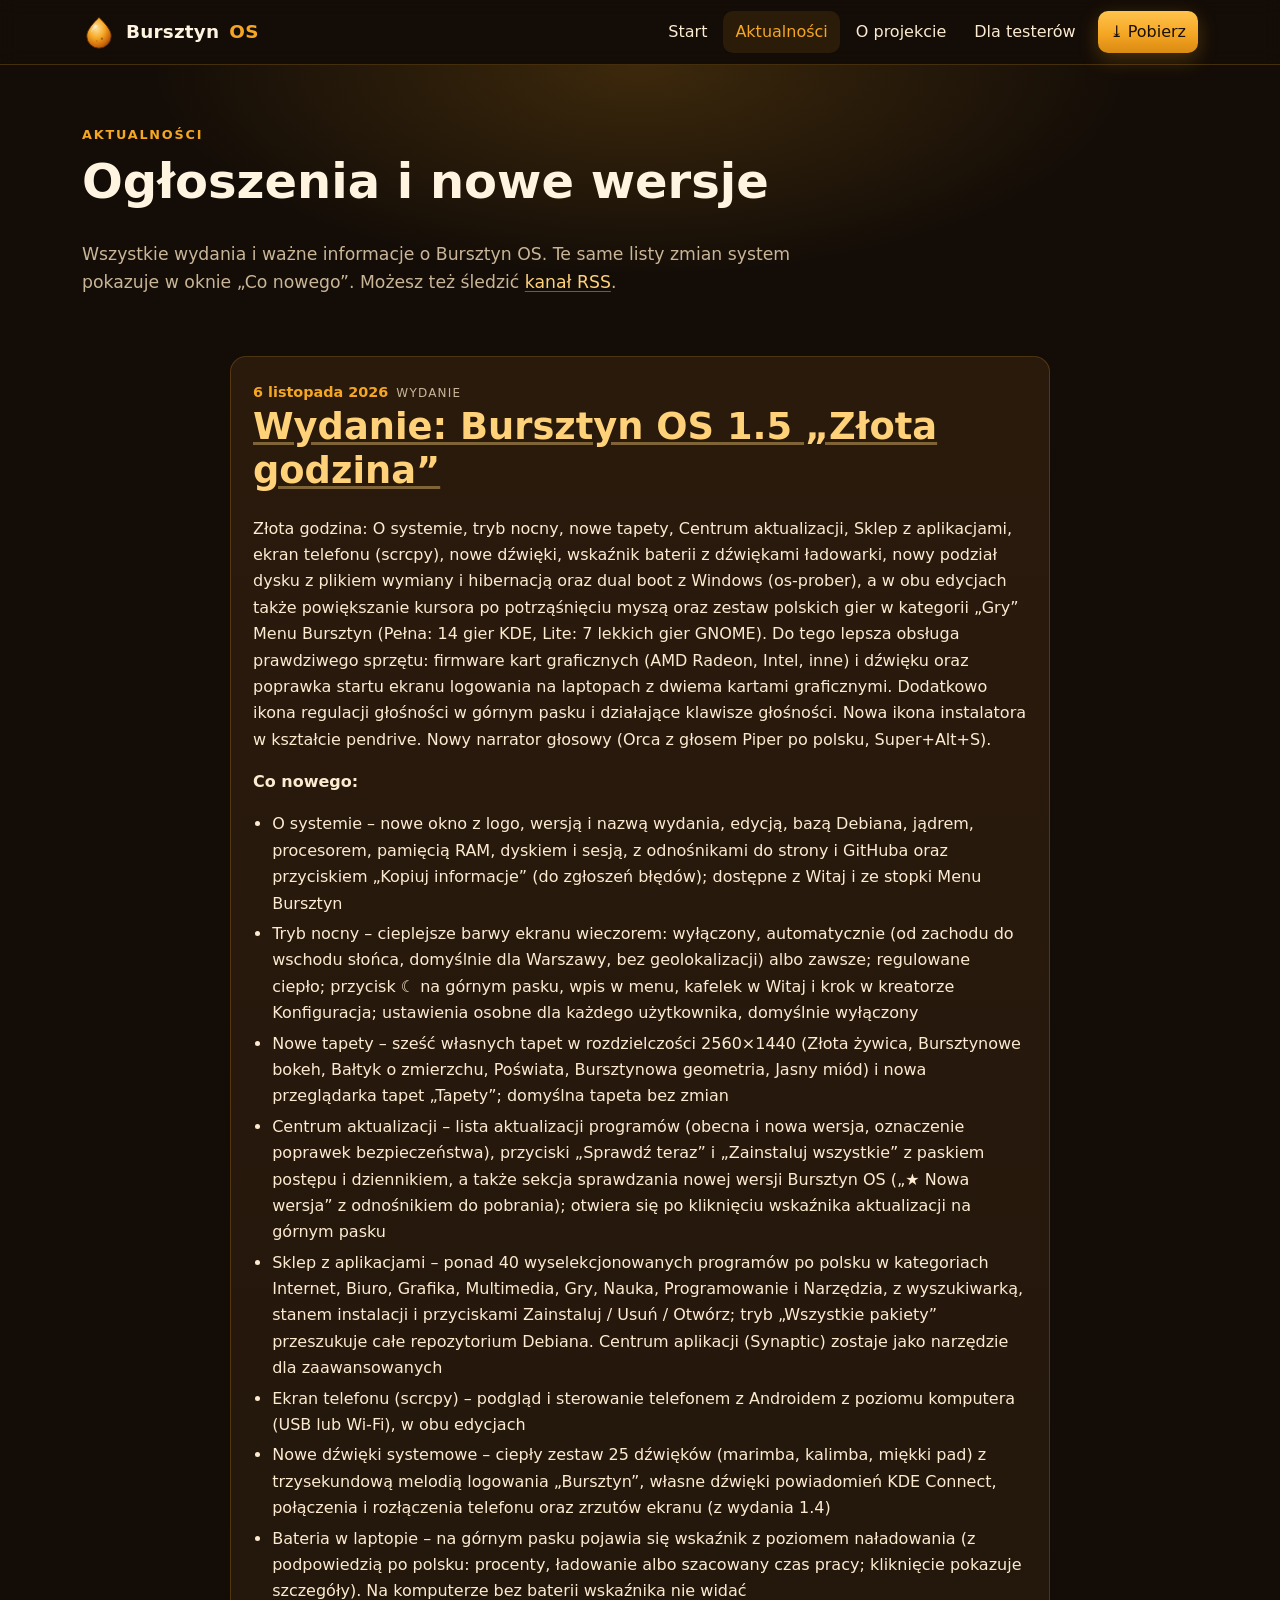
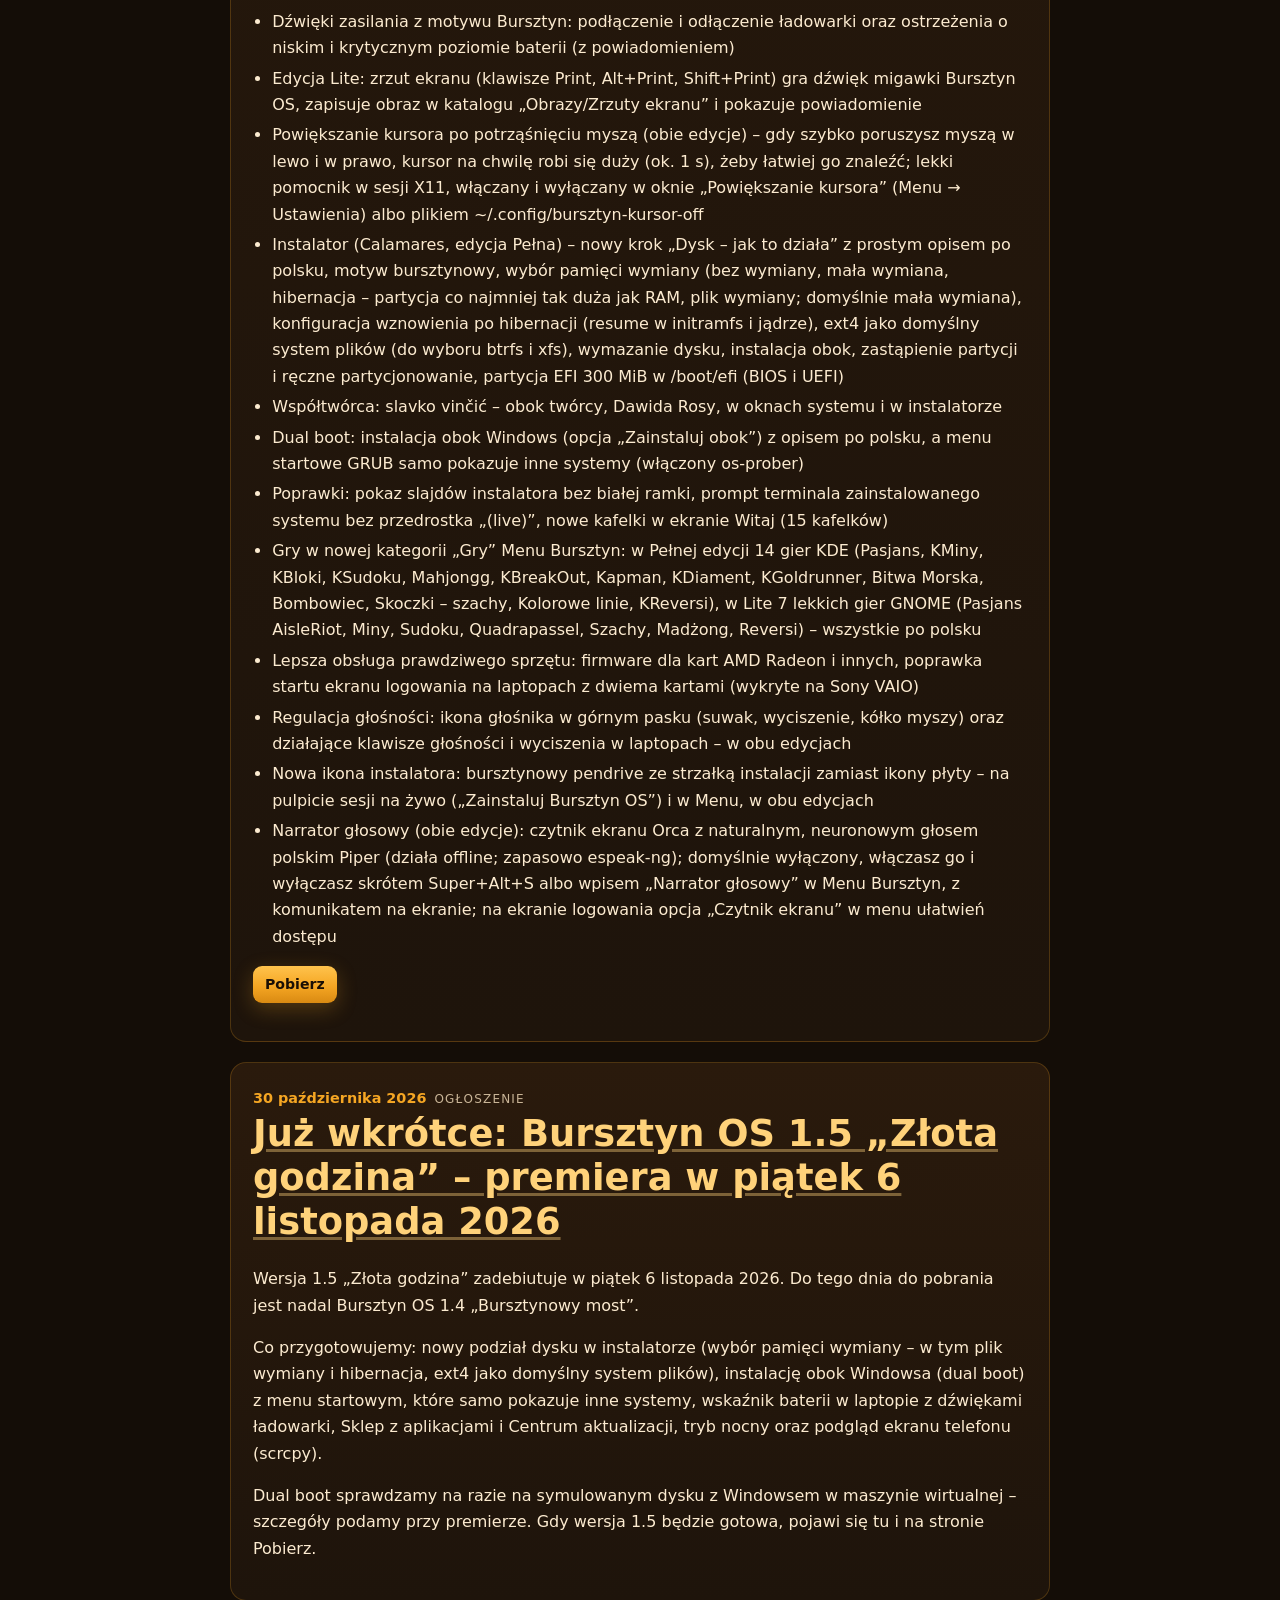
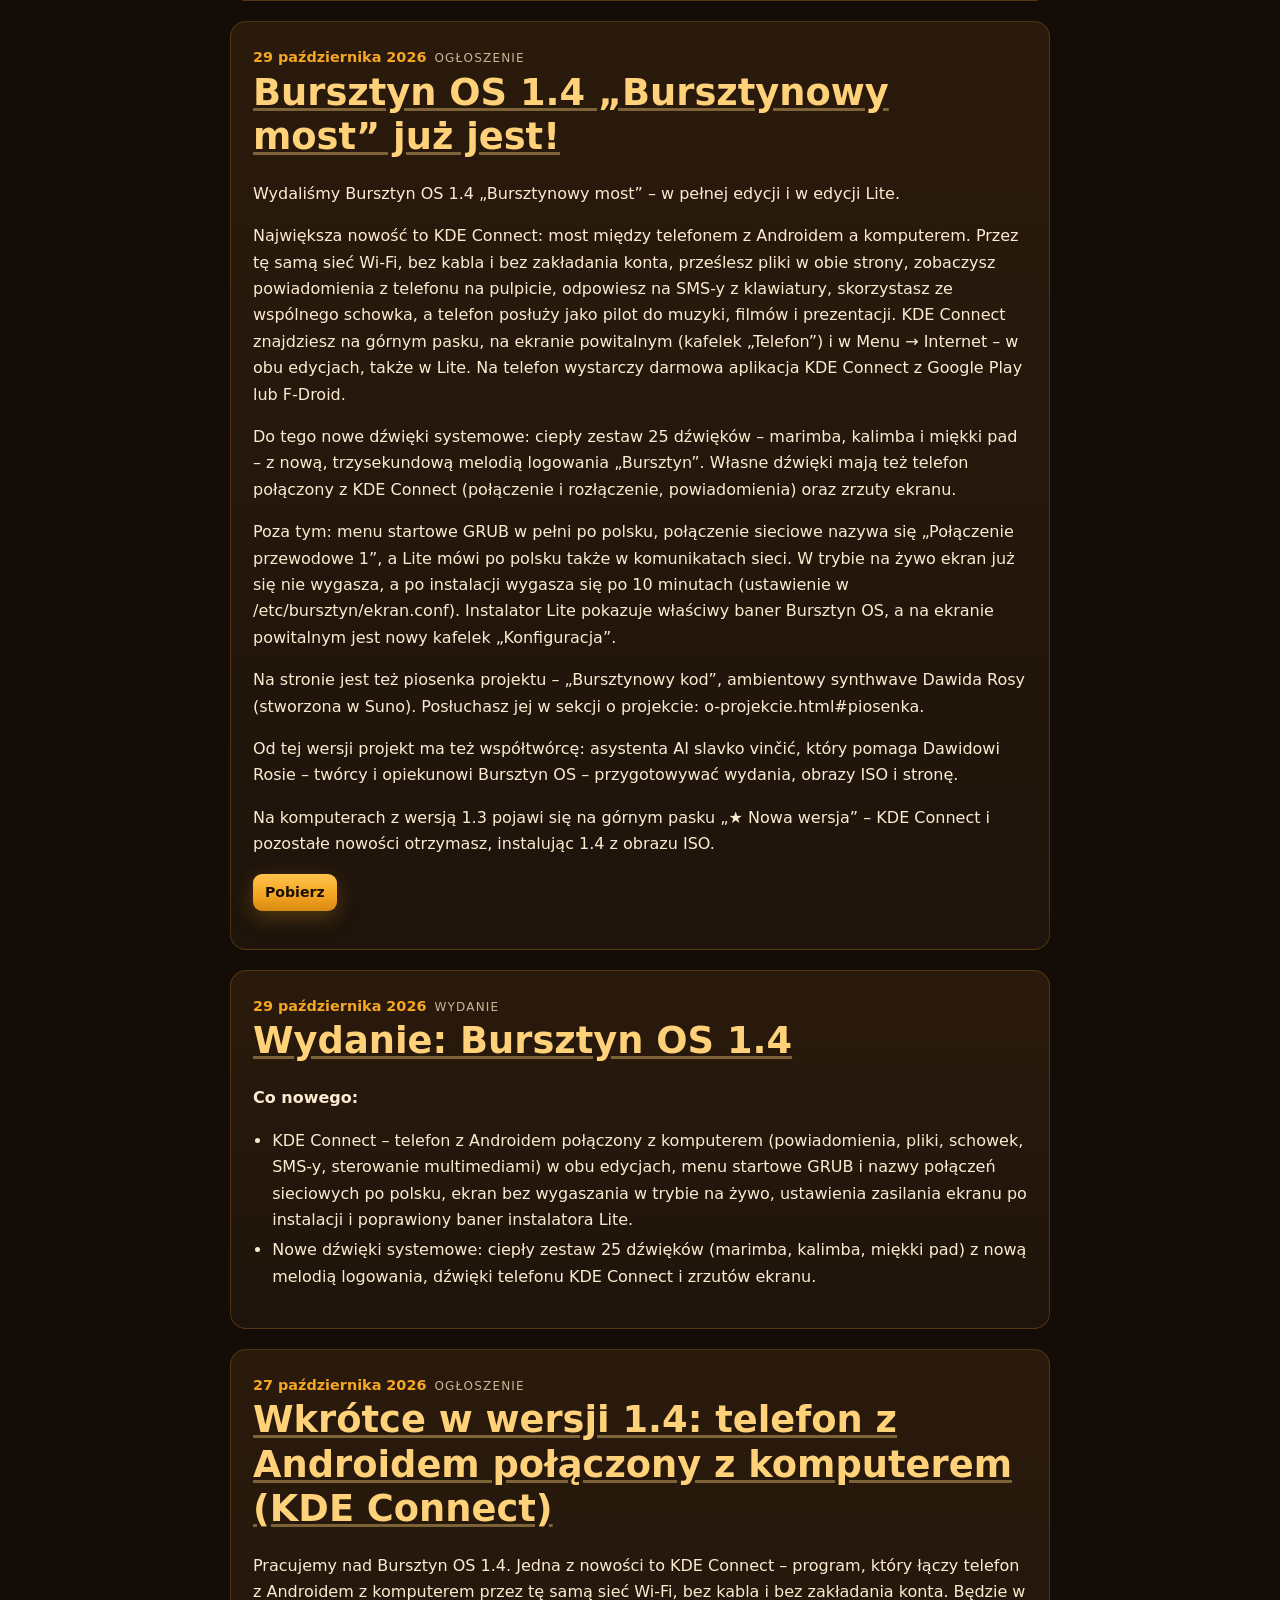
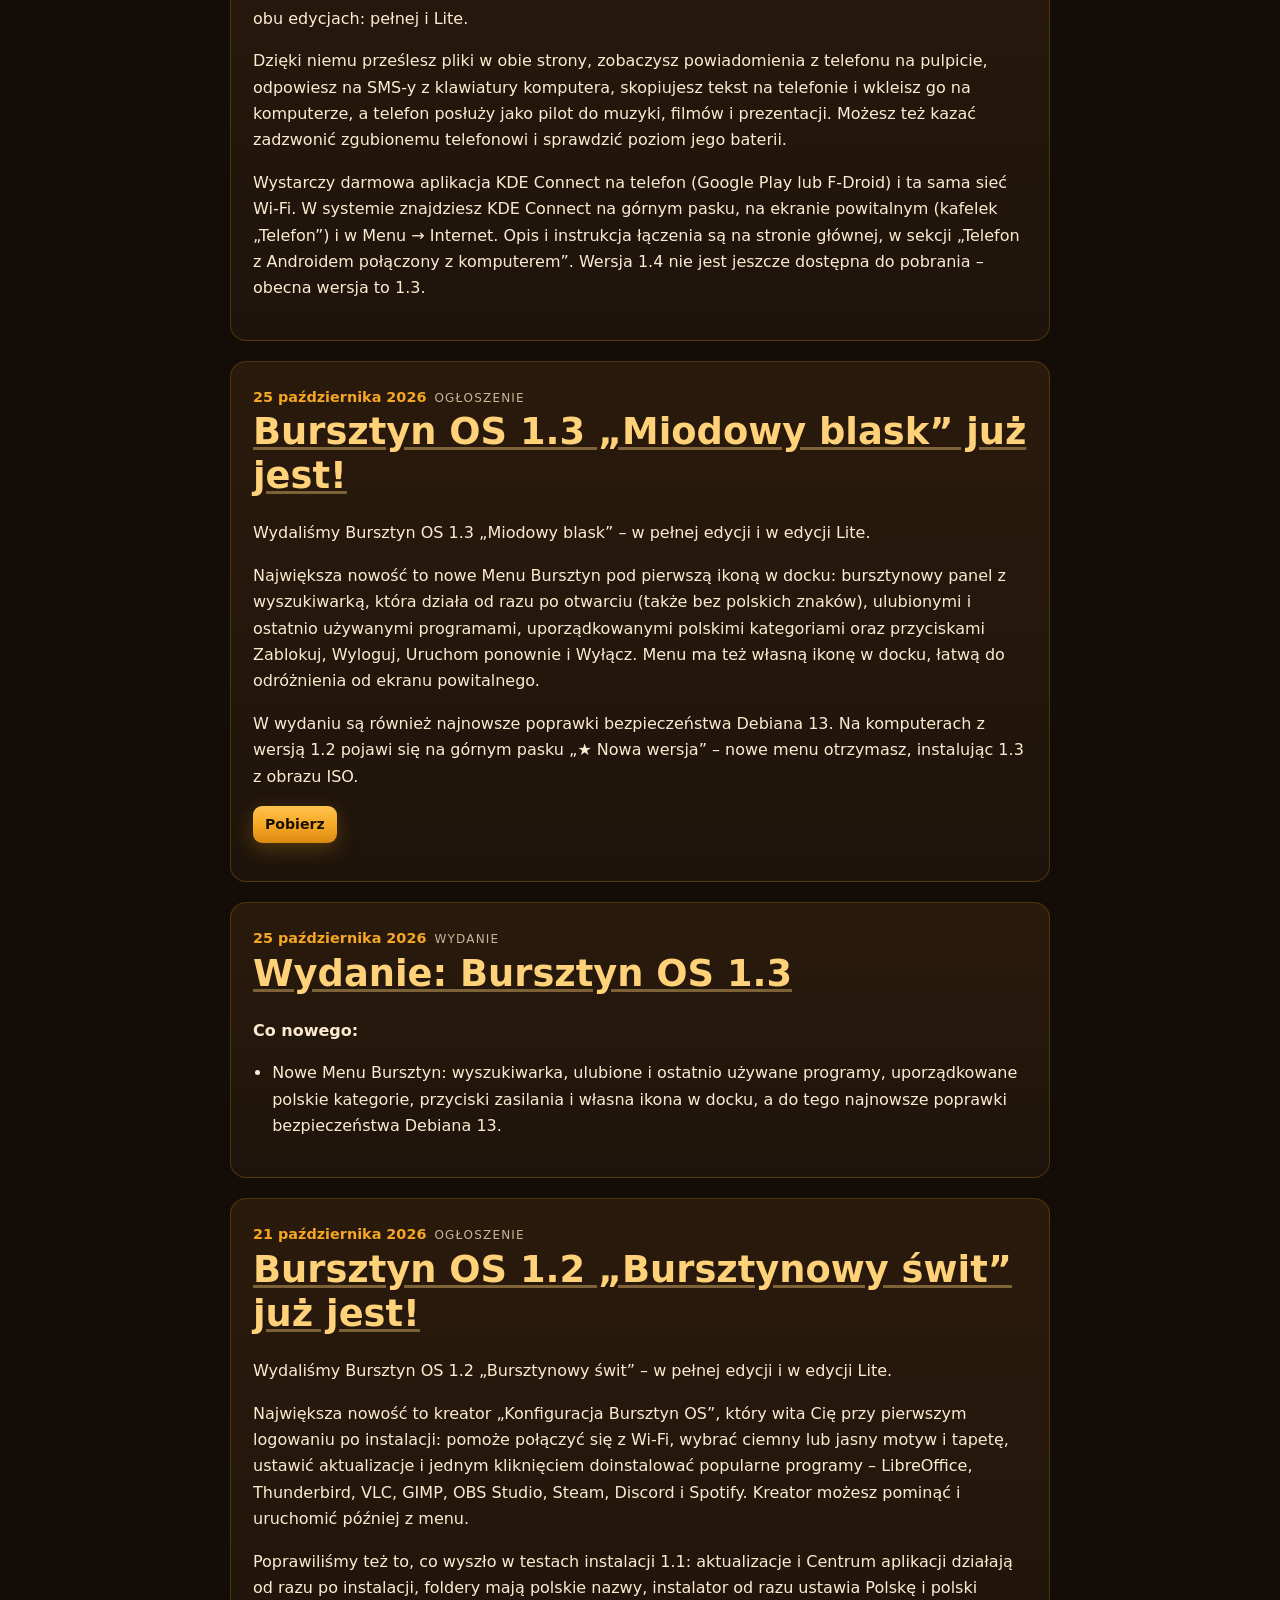
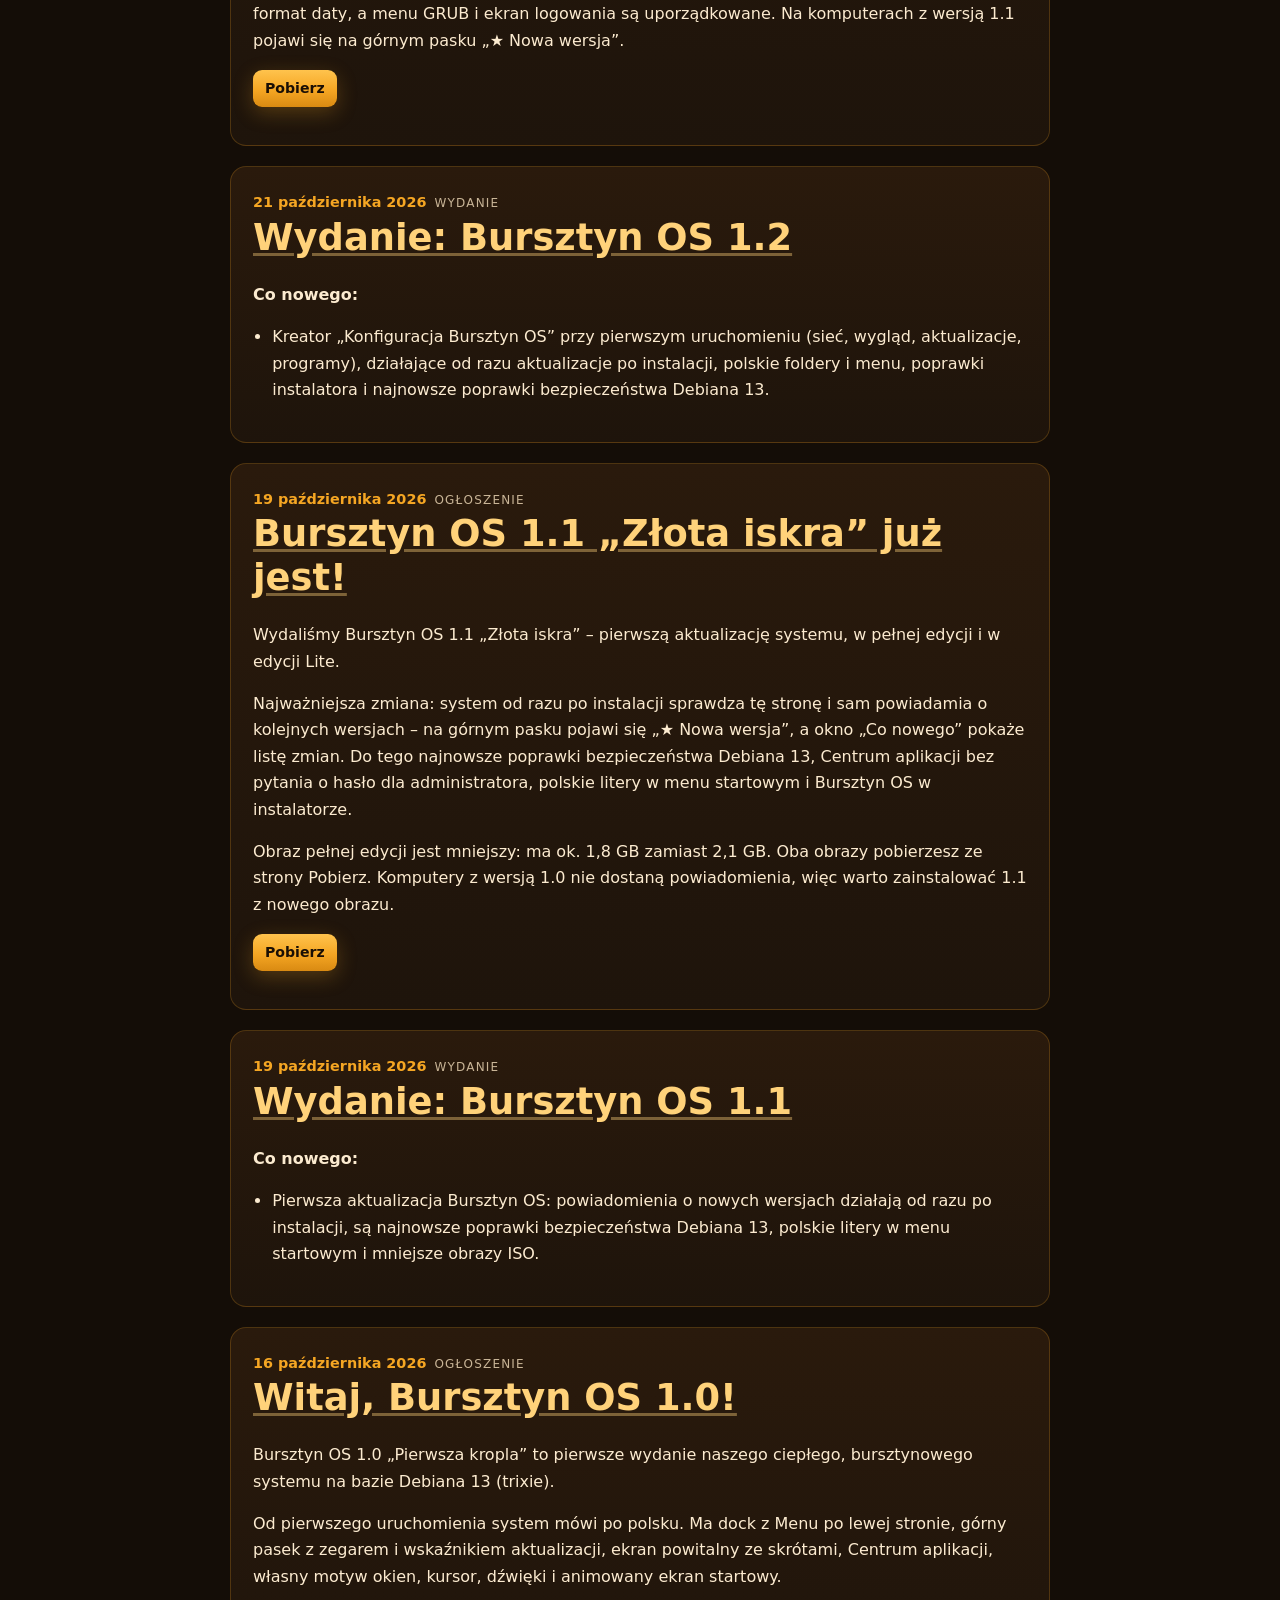
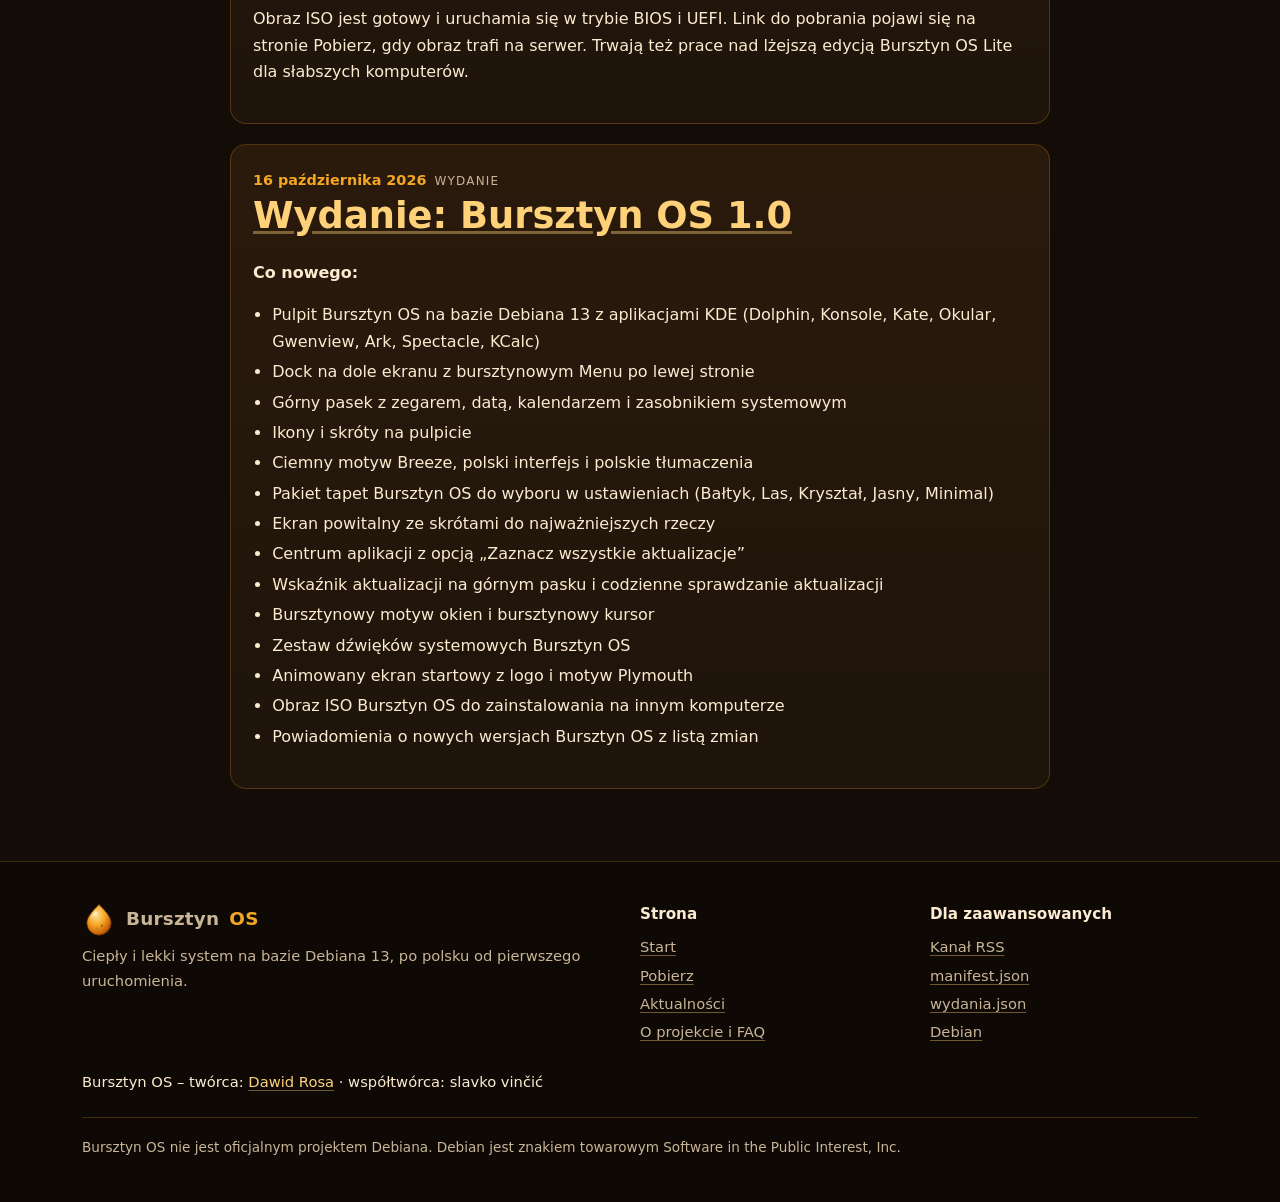
<file: aktualnosci.html>
<!doctype html>
<html lang="pl" class="bez-js">
<head>
<meta charset="utf-8">
<meta name="viewport" content="width=device-width, initial-scale=1">
<title>Aktualności – Bursztyn OS</title>
<meta name="description" content="Ogłoszenia i nowe wersje Bursztyn OS z listami zmian.">
<!-- GEN:AUTOR -->
<meta name="author" content="Dawid Rosa">
<!-- /GEN:AUTOR -->
<meta name="theme-color" content="#140d07">
<meta property="og:title" content="Aktualności – Bursztyn OS">
<meta property="og:description" content="Ogłoszenia i nowe wersje Bursztyn OS z listami zmian.">
<meta property="og:image" content="https://dawidrosa026-lang.github.io/bursztyn-os/img/zrzuty/ekran-powitalny.jpg">
<link rel="canonical" href="https://dawidrosa026-lang.github.io/bursztyn-os/aktualnosci.html">
<meta property="og:url" content="https://dawidrosa026-lang.github.io/bursztyn-os/aktualnosci.html">
<meta property="og:type" content="website">
<meta property="og:locale" content="pl_PL">
<link rel="icon" href="img/logo.svg" type="image/svg+xml">
<link rel="icon" href="img/favicon.png" type="image/png" sizes="64x64">
<link rel="apple-touch-icon" href="img/apple-touch-icon.png">
<link rel="alternate" type="application/rss+xml" title="Bursztyn OS – Aktualności" href="feed.xml">
<link rel="stylesheet" href="css/style.css">
</head>
<body>
<a class="pomin" href="#tresc">Przejdź do treści</a>
<header class="naglowek">
  <div class="kontener">
    <a class="marka" href="index.html"><img src="img/logo.svg" alt="" width="34" height="34">Bursztyn <span>OS</span></a>
    <button class="menu-przelacznik" type="button" aria-expanded="false" aria-controls="nawigacja">☰ Menu</button>
    <nav class="nawigacja" id="nawigacja" aria-label="Główna nawigacja"><a href="index.html">Start</a><a href="aktualnosci.html" aria-current="page">Aktualności</a><a href="o-projekcie.html">O projekcie</a><a href="testy.html">Dla testerów</a><a class="przycisk" href="pobierz.html">⤓ Pobierz</a></nav>
  </div>
</header>
<main id="tresc">
<section class="strona-tytul"><div class="kontener">
  <span class="etykieta">Aktualności</span><h1>Ogłoszenia i nowe wersje</h1>
  <p>Wszystkie wydania i ważne informacje o Bursztyn OS. Te same listy zmian system pokazuje w oknie „Co nowego”. Możesz też śledzić <a class="rss" href="feed.xml">kanał RSS</a>.</p>
</div></section>
<section class="sekcja" style="padding-top:24px">
  <div class="kontener">
    <div class="wpisy" id="wpisy">
<!-- GEN:WPISY -->
<article class="karta wpis" id="bursztyn-os-1-5-zlota-godzina">
<time datetime="2026-11-06">6 listopada 2026</time><span class="rodzaj">Ogłoszenie</span>
<h2><a href="aktualnosci.html#bursztyn-os-1-5-zlota-godzina">Bursztyn OS 1.5 „Złota godzina” już jest!</a></h2>
<p>Wydaliśmy Bursztyn OS 1.5 „Złota godzina” – w pełnej edycji i w edycji Lite.</p>
<p>Największa zmiana to nowy instalator i nowe narzędzia w systemie. Instalator (edycja Pełna) ma krok „Dysk – jak to działa” z prostym opisem po polsku, wybór pamięci wymiany (bez wymiany, mała wymiana, hibernacja albo plik wymiany), ext4 jako domyślny system plików i opcję „Zainstaluj obok” – dual boot z Windowsem. Menu startowe GRUB samo pokazuje inne zainstalowane systemy. Dual boot sprawdziliśmy na symulowanym dysku z Windowsem w maszynie wirtualnej (UEFI i BIOS) – instalacja na prawdziwym komputerze z Windowsem nie była jeszcze testowana, więc przed instalacją obok Windowsa zrób kopię ważnych danych.</p>
<p>W systemie pojawiło się okno „O systemie” (wersja, edycja, jądro, procesor, RAM, dysk – z przyciskiem „Kopiuj informacje” do zgłoszeń błędów), tryb nocny (cieplejsze barwy ekranu wieczorem, z przyciskiem ☾ na górnym pasku), sześć nowych tapet z przeglądarką tapet, Centrum aktualizacji z listą aktualizacji i przyciskiem „Zainstaluj wszystkie” oraz Sklep z aplikacjami – ponad 40 wyselekcjonowanych programów po polsku z wyszukiwarką i przyciskami Zainstaluj / Usuń / Otwórz.</p>
<p>Do tego Ekran telefonu (scrcpy) – podgląd i sterowanie telefonem z Androidem z poziomu komputera, wskaźnik baterii na górnym pasku laptopa z dźwiękami podłączenia i odłączenia ładowarki oraz ostrzeżeniami o niskim poziomie baterii, a w edycji Lite – dźwięk migawki przy zrzucie ekranu.</p>
<p>Na ekranie powitalnym i w instalatorze współtwórca projektu, asystent AI slavko vinčić, jest teraz wymieniony obok twórcy, Dawida Rosy.</p>
<p>Na komputerach z wersją 1.4 pojawi się na górnym pasku „★ Nowa wersja” – nowości otrzymasz, instalując 1.5 z obrazu ISO. Pełna lista zmian jest poniżej, we wpisie o wydaniu.</p>
<p><a class="przycisk maly" href="pobierz.html">Pobierz</a></p>
</article>
<article class="karta wpis" id="wydanie-1-5">
<time datetime="2026-11-06">6 listopada 2026</time><span class="rodzaj">Wydanie</span>
<h2><a href="aktualnosci.html#wydanie-1-5">Wydanie: Bursztyn OS 1.5 „Złota godzina”</a></h2>
<p>Złota godzina: O systemie, tryb nocny, nowe tapety, Centrum aktualizacji, Sklep z aplikacjami, ekran telefonu (scrcpy), nowe dźwięki, wskaźnik baterii z dźwiękami ładowarki, nowy podział dysku z plikiem wymiany i hibernacją oraz dual boot z Windows (os-prober), a w obu edycjach także powiększanie kursora po potrząśnięciu myszą oraz zestaw polskich gier w kategorii „Gry” Menu Bursztyn (Pełna: 14 gier KDE, Lite: 7 lekkich gier GNOME). Do tego lepsza obsługa prawdziwego sprzętu: firmware kart graficznych (AMD Radeon, Intel, inne) i dźwięku oraz poprawka startu ekranu logowania na laptopach z dwiema kartami graficznymi. Dodatkowo ikona regulacji głośności w górnym pasku i działające klawisze głośności. Nowa ikona instalatora w kształcie pendrive. Nowy narrator głosowy (Orca z głosem Piper po polsku, Super+Alt+S).</p>
<p><strong>Co nowego:</strong></p><ul><li>O systemie – nowe okno z logo, wersją i nazwą wydania, edycją, bazą Debiana, jądrem, procesorem, pamięcią RAM, dyskiem i sesją, z odnośnikami do strony i GitHuba oraz przyciskiem „Kopiuj informacje” (do zgłoszeń błędów); dostępne z Witaj i ze stopki Menu Bursztyn</li><li>Tryb nocny – cieplejsze barwy ekranu wieczorem: wyłączony, automatycznie (od zachodu do wschodu słońca, domyślnie dla Warszawy, bez geolokalizacji) albo zawsze; regulowane ciepło; przycisk ☾ na górnym pasku, wpis w menu, kafelek w Witaj i krok w kreatorze Konfiguracja; ustawienia osobne dla każdego użytkownika, domyślnie wyłączony</li><li>Nowe tapety – sześć własnych tapet w rozdzielczości 2560×1440 (Złota żywica, Bursztynowe bokeh, Bałtyk o zmierzchu, Poświata, Bursztynowa geometria, Jasny miód) i nowa przeglądarka tapet „Tapety”; domyślna tapeta bez zmian</li><li>Centrum aktualizacji – lista aktualizacji programów (obecna i nowa wersja, oznaczenie poprawek bezpieczeństwa), przyciski „Sprawdź teraz” i „Zainstaluj wszystkie” z paskiem postępu i dziennikiem, a także sekcja sprawdzania nowej wersji Bursztyn OS („★ Nowa wersja” z odnośnikiem do pobrania); otwiera się po kliknięciu wskaźnika aktualizacji na górnym pasku</li><li>Sklep z aplikacjami – ponad 40 wyselekcjonowanych programów po polsku w kategoriach Internet, Biuro, Grafika, Multimedia, Gry, Nauka, Programowanie i Narzędzia, z wyszukiwarką, stanem instalacji i przyciskami Zainstaluj / Usuń / Otwórz; tryb „Wszystkie pakiety” przeszukuje całe repozytorium Debiana. Centrum aplikacji (Synaptic) zostaje jako narzędzie dla zaawansowanych</li><li>Ekran telefonu (scrcpy) – podgląd i sterowanie telefonem z Androidem z poziomu komputera (USB lub Wi-Fi), w obu edycjach</li><li>Nowe dźwięki systemowe – ciepły zestaw 25 dźwięków (marimba, kalimba, miękki pad) z trzysekundową melodią logowania „Bursztyn”, własne dźwięki powiadomień KDE Connect, połączenia i rozłączenia telefonu oraz zrzutów ekranu (z wydania 1.4)</li><li>Bateria w laptopie – na górnym pasku pojawia się wskaźnik z poziomem naładowania (z podpowiedzią po polsku: procenty, ładowanie albo szacowany czas pracy; kliknięcie pokazuje szczegóły). Na komputerze bez baterii wskaźnika nie widać</li><li>Dźwięki zasilania z motywu Bursztyn: podłączenie i odłączenie ładowarki oraz ostrzeżenia o niskim i krytycznym poziomie baterii (z powiadomieniem)</li><li>Edycja Lite: zrzut ekranu (klawisze Print, Alt+Print, Shift+Print) gra dźwięk migawki Bursztyn OS, zapisuje obraz w katalogu „Obrazy/Zrzuty ekranu” i pokazuje powiadomienie</li><li>Powiększanie kursora po potrząśnięciu myszą (obie edycje) – gdy szybko poruszysz myszą w lewo i w prawo, kursor na chwilę robi się duży (ok. 1 s), żeby łatwiej go znaleźć; lekki pomocnik w sesji X11, włączany i wyłączany w oknie „Powiększanie kursora” (Menu → Ustawienia) albo plikiem ~/.config/bursztyn-kursor-off</li><li>Instalator (Calamares, edycja Pełna) – nowy krok „Dysk – jak to działa” z prostym opisem po polsku, motyw bursztynowy, wybór pamięci wymiany (bez wymiany, mała wymiana, hibernacja – partycja co najmniej tak duża jak RAM, plik wymiany; domyślnie mała wymiana), konfiguracja wznowienia po hibernacji (resume w initramfs i jądrze), ext4 jako domyślny system plików (do wyboru btrfs i xfs), wymazanie dysku, instalacja obok, zastąpienie partycji i ręczne partycjonowanie, partycja EFI 300 MiB w /boot/efi (BIOS i UEFI)</li><li>Współtwórca: slavko vinčić – obok twórcy, Dawida Rosy, w oknach systemu i w instalatorze</li><li>Dual boot: instalacja obok Windows (opcja „Zainstaluj obok”) z opisem po polsku, a menu startowe GRUB samo pokazuje inne systemy (włączony os-prober)</li><li>Poprawki: pokaz slajdów instalatora bez białej ramki, prompt terminala zainstalowanego systemu bez przedrostka „(live)”, nowe kafelki w ekranie Witaj (15 kafelków)</li><li>Gry w nowej kategorii „Gry” Menu Bursztyn: w Pełnej edycji 14 gier KDE (Pasjans, KMiny, KBloki, KSudoku, Mahjongg, KBreakOut, Kapman, KDiament, KGoldrunner, Bitwa Morska, Bombowiec, Skoczki – szachy, Kolorowe linie, KReversi), w Lite 7 lekkich gier GNOME (Pasjans AisleRiot, Miny, Sudoku, Quadrapassel, Szachy, Madżong, Reversi) – wszystkie po polsku</li><li>Lepsza obsługa prawdziwego sprzętu: firmware dla kart AMD Radeon i innych, poprawka startu ekranu logowania na laptopach z dwiema kartami (wykryte na Sony VAIO)</li><li>Regulacja głośności: ikona głośnika w górnym pasku (suwak, wyciszenie, kółko myszy) oraz działające klawisze głośności i wyciszenia w laptopach – w obu edycjach</li><li>Nowa ikona instalatora: bursztynowy pendrive ze strzałką instalacji zamiast ikony płyty – na pulpicie sesji na żywo („Zainstaluj Bursztyn OS”) i w Menu, w obu edycjach</li><li>Narrator głosowy (obie edycje): czytnik ekranu Orca z naturalnym, neuronowym głosem polskim Piper (działa offline; zapasowo espeak-ng); domyślnie wyłączony, włączasz go i wyłączasz skrótem Super+Alt+S albo wpisem „Narrator głosowy” w Menu Bursztyn, z komunikatem na ekranie; na ekranie logowania opcja „Czytnik ekranu” w menu ułatwień dostępu</li></ul>
<p><a class="przycisk maly" href="https://dawidrosa026-lang.github.io/bursztyn-os/pobierz.html">Pobierz</a></p>
</article>
<article class="karta wpis" id="bursztyn-os-1-5-premiera-6-listopada">
<time datetime="2026-10-30">30 października 2026</time><span class="rodzaj">Ogłoszenie</span>
<h2><a href="aktualnosci.html#bursztyn-os-1-5-premiera-6-listopada">Zapowiedź: Bursztyn OS 1.5 „Złota godzina” – premiera w piątek 6 listopada 2026</a></h2>
<p>Wersja 1.5 „Złota godzina” zadebiutuje w piątek 6 listopada 2026.</p>
<p>Co przygotowujemy: nowy podział dysku w instalatorze (wybór pamięci wymiany – w tym plik wymiany i hibernacja, ext4 jako domyślny system plików), instalację obok Windowsa (dual boot) z menu startowym, które samo pokazuje inne systemy, wskaźnik baterii w laptopie z dźwiękami ładowarki, Sklep z aplikacjami i Centrum aktualizacji, tryb nocny oraz podgląd ekranu telefonu (scrcpy).</p>
<p>Dual boot sprawdzamy na razie na symulowanym dysku z Windowsem w maszynie wirtualnej – szczegóły podamy przy premierze.</p>
</article>
<article class="karta wpis" id="bursztyn-os-1-4-bursztynowy-most">
<time datetime="2026-10-29">29 października 2026</time><span class="rodzaj">Ogłoszenie</span>
<h2><a href="aktualnosci.html#bursztyn-os-1-4-bursztynowy-most">Bursztyn OS 1.4 „Bursztynowy most” już jest!</a></h2>
<p>Wydaliśmy Bursztyn OS 1.4 „Bursztynowy most” – w pełnej edycji i w edycji Lite.</p>
<p>Największa nowość to KDE Connect: most między telefonem z Androidem a komputerem. Przez tę samą sieć Wi-Fi, bez kabla i bez zakładania konta, prześlesz pliki w obie strony, zobaczysz powiadomienia z telefonu na pulpicie, odpowiesz na SMS-y z klawiatury, skorzystasz ze wspólnego schowka, a telefon posłuży jako pilot do muzyki, filmów i prezentacji. KDE Connect znajdziesz na górnym pasku, na ekranie powitalnym (kafelek „Telefon”) i w Menu → Internet – w obu edycjach, także w Lite. Na telefon wystarczy darmowa aplikacja KDE Connect z Google Play lub F-Droid.</p>
<p>Do tego nowe dźwięki systemowe: ciepły zestaw 25 dźwięków – marimba, kalimba i miękki pad – z nową, trzysekundową melodią logowania „Bursztyn”. Własne dźwięki mają też telefon połączony z KDE Connect (połączenie i rozłączenie, powiadomienia) oraz zrzuty ekranu.</p>
<p>Poza tym: menu startowe GRUB w pełni po polsku, połączenie sieciowe nazywa się „Połączenie przewodowe 1”, a Lite mówi po polsku także w komunikatach sieci. W trybie na żywo ekran już się nie wygasza, a po instalacji wygasza się po 10 minutach (ustawienie w /etc/bursztyn/ekran.conf). Instalator Lite pokazuje właściwy baner Bursztyn OS, a na ekranie powitalnym jest nowy kafelek „Konfiguracja”.</p>
<p>Na stronie jest też piosenka projektu – „Bursztynowy kod”, ambientowy synthwave Dawida Rosy (stworzona w Suno). Posłuchasz jej w sekcji o projekcie: o-projekcie.html#piosenka.</p>
<p>Od tej wersji projekt ma też współtwórcę: asystenta AI slavko vinčić, który pomaga Dawidowi Rosie – twórcy i opiekunowi Bursztyn OS – przygotowywać wydania, obrazy ISO i stronę.</p>
<p>Na komputerach z wersją 1.3 pojawi się na górnym pasku „★ Nowa wersja” – KDE Connect i pozostałe nowości otrzymasz, instalując 1.4 z obrazu ISO.</p>
<p><a class="przycisk maly" href="pobierz.html">Pobierz</a></p>
</article>
<article class="karta wpis" id="wydanie-1-4">
<time datetime="2026-10-29">29 października 2026</time><span class="rodzaj">Wydanie</span>
<h2><a href="aktualnosci.html#wydanie-1-4">Wydanie: Bursztyn OS 1.4</a></h2>
<p><strong>Co nowego:</strong></p><ul><li>KDE Connect – telefon z Androidem połączony z komputerem (powiadomienia, pliki, schowek, SMS-y, sterowanie multimediami) w obu edycjach, menu startowe GRUB i nazwy połączeń sieciowych po polsku, ekran bez wygaszania w trybie na żywo, ustawienia zasilania ekranu po instalacji i poprawiony baner instalatora Lite.</li><li>Nowe dźwięki systemowe: ciepły zestaw 25 dźwięków (marimba, kalimba, miękki pad) z nową melodią logowania, dźwięki telefonu KDE Connect i zrzutów ekranu.</li></ul>
</article>
<article class="karta wpis" id="kde-connect-wkrotce-w-1-4">
<time datetime="2026-10-27">27 października 2026</time><span class="rodzaj">Ogłoszenie</span>
<h2><a href="aktualnosci.html#kde-connect-wkrotce-w-1-4">Wkrótce w wersji 1.4: telefon z Androidem połączony z komputerem (KDE Connect)</a></h2>
<p>Pracujemy nad Bursztyn OS 1.4. Jedna z nowości to KDE Connect – program, który łączy telefon z Androidem z komputerem przez tę samą sieć Wi-Fi, bez kabla i bez zakładania konta. Będzie w obu edycjach: pełnej i Lite.</p>
<p>Dzięki niemu prześlesz pliki w obie strony, zobaczysz powiadomienia z telefonu na pulpicie, odpowiesz na SMS-y z klawiatury komputera, skopiujesz tekst na telefonie i wkleisz go na komputerze, a telefon posłuży jako pilot do muzyki, filmów i prezentacji. Możesz też kazać zadzwonić zgubionemu telefonowi i sprawdzić poziom jego baterii.</p>
<p>Wystarczy darmowa aplikacja KDE Connect na telefon (Google Play lub F-Droid) i ta sama sieć Wi-Fi. W systemie znajdziesz KDE Connect na górnym pasku, na ekranie powitalnym (kafelek „Telefon”) i w Menu → Internet. Opis i instrukcja łączenia są na stronie głównej, w sekcji „Telefon z Androidem połączony z komputerem”. Wersja 1.4 nie jest jeszcze dostępna do pobrania – obecna wersja to 1.3.</p>
</article>
<article class="karta wpis" id="bursztyn-os-1-3-miodowy-blask">
<time datetime="2026-10-25">25 października 2026</time><span class="rodzaj">Ogłoszenie</span>
<h2><a href="aktualnosci.html#bursztyn-os-1-3-miodowy-blask">Bursztyn OS 1.3 „Miodowy blask” już jest!</a></h2>
<p>Wydaliśmy Bursztyn OS 1.3 „Miodowy blask” – w pełnej edycji i w edycji Lite.</p>
<p>Największa nowość to nowe Menu Bursztyn pod pierwszą ikoną w docku: bursztynowy panel z wyszukiwarką, która działa od razu po otwarciu (także bez polskich znaków), ulubionymi i ostatnio używanymi programami, uporządkowanymi polskimi kategoriami oraz przyciskami Zablokuj, Wyloguj, Uruchom ponownie i Wyłącz. Menu ma też własną ikonę w docku, łatwą do odróżnienia od ekranu powitalnego.</p>
<p>W wydaniu są również najnowsze poprawki bezpieczeństwa Debiana 13. Na komputerach z wersją 1.2 pojawi się na górnym pasku „★ Nowa wersja” – nowe menu otrzymasz, instalując 1.3 z obrazu ISO.</p>
<p><a class="przycisk maly" href="pobierz.html">Pobierz</a></p>
</article>
<article class="karta wpis" id="wydanie-1-3">
<time datetime="2026-10-25">25 października 2026</time><span class="rodzaj">Wydanie</span>
<h2><a href="aktualnosci.html#wydanie-1-3">Wydanie: Bursztyn OS 1.3</a></h2>
<p><strong>Co nowego:</strong></p><ul><li>Nowe Menu Bursztyn: wyszukiwarka, ulubione i ostatnio używane programy, uporządkowane polskie kategorie, przyciski zasilania i własna ikona w docku, a do tego najnowsze poprawki bezpieczeństwa Debiana 13.</li></ul>
</article>
<article class="karta wpis" id="bursztyn-os-1-2-bursztynowy-swit">
<time datetime="2026-10-21">21 października 2026</time><span class="rodzaj">Ogłoszenie</span>
<h2><a href="aktualnosci.html#bursztyn-os-1-2-bursztynowy-swit">Bursztyn OS 1.2 „Bursztynowy świt” już jest!</a></h2>
<p>Wydaliśmy Bursztyn OS 1.2 „Bursztynowy świt” – w pełnej edycji i w edycji Lite.</p>
<p>Największa nowość to kreator „Konfiguracja Bursztyn OS”, który wita Cię przy pierwszym logowaniu po instalacji: pomoże połączyć się z Wi-Fi, wybrać ciemny lub jasny motyw i tapetę, ustawić aktualizacje i jednym kliknięciem doinstalować popularne programy – LibreOffice, Thunderbird, VLC, GIMP, OBS Studio, Steam, Discord i Spotify. Kreator możesz pominąć i uruchomić później z menu.</p>
<p>Poprawiliśmy też to, co wyszło w testach instalacji 1.1: aktualizacje i Centrum aplikacji działają od razu po instalacji, foldery mają polskie nazwy, instalator od razu ustawia Polskę i polski format daty, a menu GRUB i ekran logowania są uporządkowane. Na komputerach z wersją 1.1 pojawi się na górnym pasku „★ Nowa wersja”.</p>
<p><a class="przycisk maly" href="pobierz.html">Pobierz</a></p>
</article>
<article class="karta wpis" id="wydanie-1-2">
<time datetime="2026-10-21">21 października 2026</time><span class="rodzaj">Wydanie</span>
<h2><a href="aktualnosci.html#wydanie-1-2">Wydanie: Bursztyn OS 1.2</a></h2>
<p><strong>Co nowego:</strong></p><ul><li>Kreator „Konfiguracja Bursztyn OS” przy pierwszym uruchomieniu (sieć, wygląd, aktualizacje, programy), działające od razu aktualizacje po instalacji, polskie foldery i menu, poprawki instalatora i najnowsze poprawki bezpieczeństwa Debiana 13.</li></ul>
</article>
<article class="karta wpis" id="bursztyn-os-1-1-zlota-iskra">
<time datetime="2026-10-19">19 października 2026</time><span class="rodzaj">Ogłoszenie</span>
<h2><a href="aktualnosci.html#bursztyn-os-1-1-zlota-iskra">Bursztyn OS 1.1 „Złota iskra” już jest!</a></h2>
<p>Wydaliśmy Bursztyn OS 1.1 „Złota iskra” – pierwszą aktualizację systemu, w pełnej edycji i w edycji Lite.</p>
<p>Najważniejsza zmiana: system od razu po instalacji sprawdza tę stronę i sam powiadamia o kolejnych wersjach – na górnym pasku pojawi się „★ Nowa wersja”, a okno „Co nowego” pokaże listę zmian. Do tego najnowsze poprawki bezpieczeństwa Debiana 13, Centrum aplikacji bez pytania o hasło dla administratora, polskie litery w menu startowym i Bursztyn OS w instalatorze.</p>
<p>Obraz pełnej edycji jest mniejszy: ma ok. 1,8 GB zamiast 2,1 GB. Oba obrazy pobierzesz ze strony Pobierz. Komputery z wersją 1.0 nie dostaną powiadomienia, więc warto zainstalować 1.1 z nowego obrazu.</p>
<p><a class="przycisk maly" href="pobierz.html">Pobierz</a></p>
</article>
<article class="karta wpis" id="wydanie-1-1">
<time datetime="2026-10-19">19 października 2026</time><span class="rodzaj">Wydanie</span>
<h2><a href="aktualnosci.html#wydanie-1-1">Wydanie: Bursztyn OS 1.1</a></h2>
<p><strong>Co nowego:</strong></p><ul><li>Pierwsza aktualizacja Bursztyn OS: powiadomienia o nowych wersjach działają od razu po instalacji, są najnowsze poprawki bezpieczeństwa Debiana 13, polskie litery w menu startowym i mniejsze obrazy ISO.</li></ul>
</article>
<article class="karta wpis" id="witaj-bursztyn-os-1-0">
<time datetime="2026-10-16">16 października 2026</time><span class="rodzaj">Ogłoszenie</span>
<h2><a href="aktualnosci.html#witaj-bursztyn-os-1-0">Witaj, Bursztyn OS 1.0!</a></h2>
<p>Bursztyn OS 1.0 „Pierwsza kropla” to pierwsze wydanie naszego ciepłego, bursztynowego systemu na bazie Debiana 13 (trixie).</p>
<p>Od pierwszego uruchomienia system mówi po polsku. Ma dock z Menu po lewej stronie, górny pasek z zegarem i wskaźnikiem aktualizacji, ekran powitalny ze skrótami, Centrum aplikacji, własny motyw okien, kursor, dźwięki i animowany ekran startowy.</p>
<p>Obraz ISO jest gotowy i uruchamia się w trybie BIOS i UEFI. Link do pobrania pojawi się na stronie Pobierz, gdy obraz trafi na serwer. Trwają też prace nad lżejszą edycją Bursztyn OS Lite dla słabszych komputerów.</p>
</article>
<article class="karta wpis" id="wydanie-1-0">
<time datetime="2026-10-16">16 października 2026</time><span class="rodzaj">Wydanie</span>
<h2><a href="aktualnosci.html#wydanie-1-0">Wydanie: Bursztyn OS 1.0</a></h2>
<p><strong>Co nowego:</strong></p><ul><li>Pulpit Bursztyn OS na bazie Debiana 13 z aplikacjami KDE (Dolphin, Konsole, Kate, Okular, Gwenview, Ark, Spectacle, KCalc)</li><li>Dock na dole ekranu z bursztynowym Menu po lewej stronie</li><li>Górny pasek z zegarem, datą, kalendarzem i zasobnikiem systemowym</li><li>Ikony i skróty na pulpicie</li><li>Ciemny motyw Breeze, polski interfejs i polskie tłumaczenia</li><li>Pakiet tapet Bursztyn OS do wyboru w ustawieniach (Bałtyk, Las, Kryształ, Jasny, Minimal)</li><li>Ekran powitalny ze skrótami do najważniejszych rzeczy</li><li>Centrum aplikacji z opcją „Zaznacz wszystkie aktualizacje”</li><li>Wskaźnik aktualizacji na górnym pasku i codzienne sprawdzanie aktualizacji</li><li>Bursztynowy motyw okien i bursztynowy kursor</li><li>Zestaw dźwięków systemowych Bursztyn OS</li><li>Animowany ekran startowy z logo i motyw Plymouth</li><li>Obraz ISO Bursztyn OS do zainstalowania na innym komputerze</li><li>Powiadomienia o nowych wersjach Bursztyn OS z listą zmian</li></ul>
</article>
<!-- /GEN:WPISY -->
    </div>
  </div>
</section>
</main>
<footer class="stopka">
  <div class="kontener">
    <div>
      <a class="marka" href="index.html"><img src="img/logo.svg" alt="" width="34" height="34">Bursztyn <span>OS</span></a>
      <p>Ciepły i lekki system na bazie Debiana 13, po polsku od pierwszego uruchomienia.</p>
    </div>
    <div>
      <h4>Strona</h4>
      <ul><li><a href="index.html">Start</a></li><li><a href="pobierz.html">Pobierz</a></li><li><a href="aktualnosci.html">Aktualności</a></li><li><a href="o-projekcie.html">O projekcie i FAQ</a></li></ul>
    </div>
    <div>
      <h4>Dla zaawansowanych</h4>
      <ul><li><a href="feed.xml">Kanał RSS</a></li><li><a href="manifest.json">manifest.json</a></li><li><a href="data/wydania.json">wydania.json</a></li><li><a href="https://www.debian.org/">Debian</a></li></ul>
    </div>
    <!-- GEN:STOPKA-TWORCA -->
<p class="tworca-stopka">Bursztyn OS – twórca: <a href="https://github.com/dawidrosa026-lang" rel="author">Dawid Rosa</a> · współtwórca: slavko vinčić</p>
<!-- /GEN:STOPKA-TWORCA -->
    <p class="prawne">Bursztyn OS nie jest oficjalnym projektem Debiana. Debian jest znakiem towarowym Software in the Public Interest, Inc.</p>
  </div>
</footer>
<script src="js/main.js" defer></script>
</body>
</html>
</file>
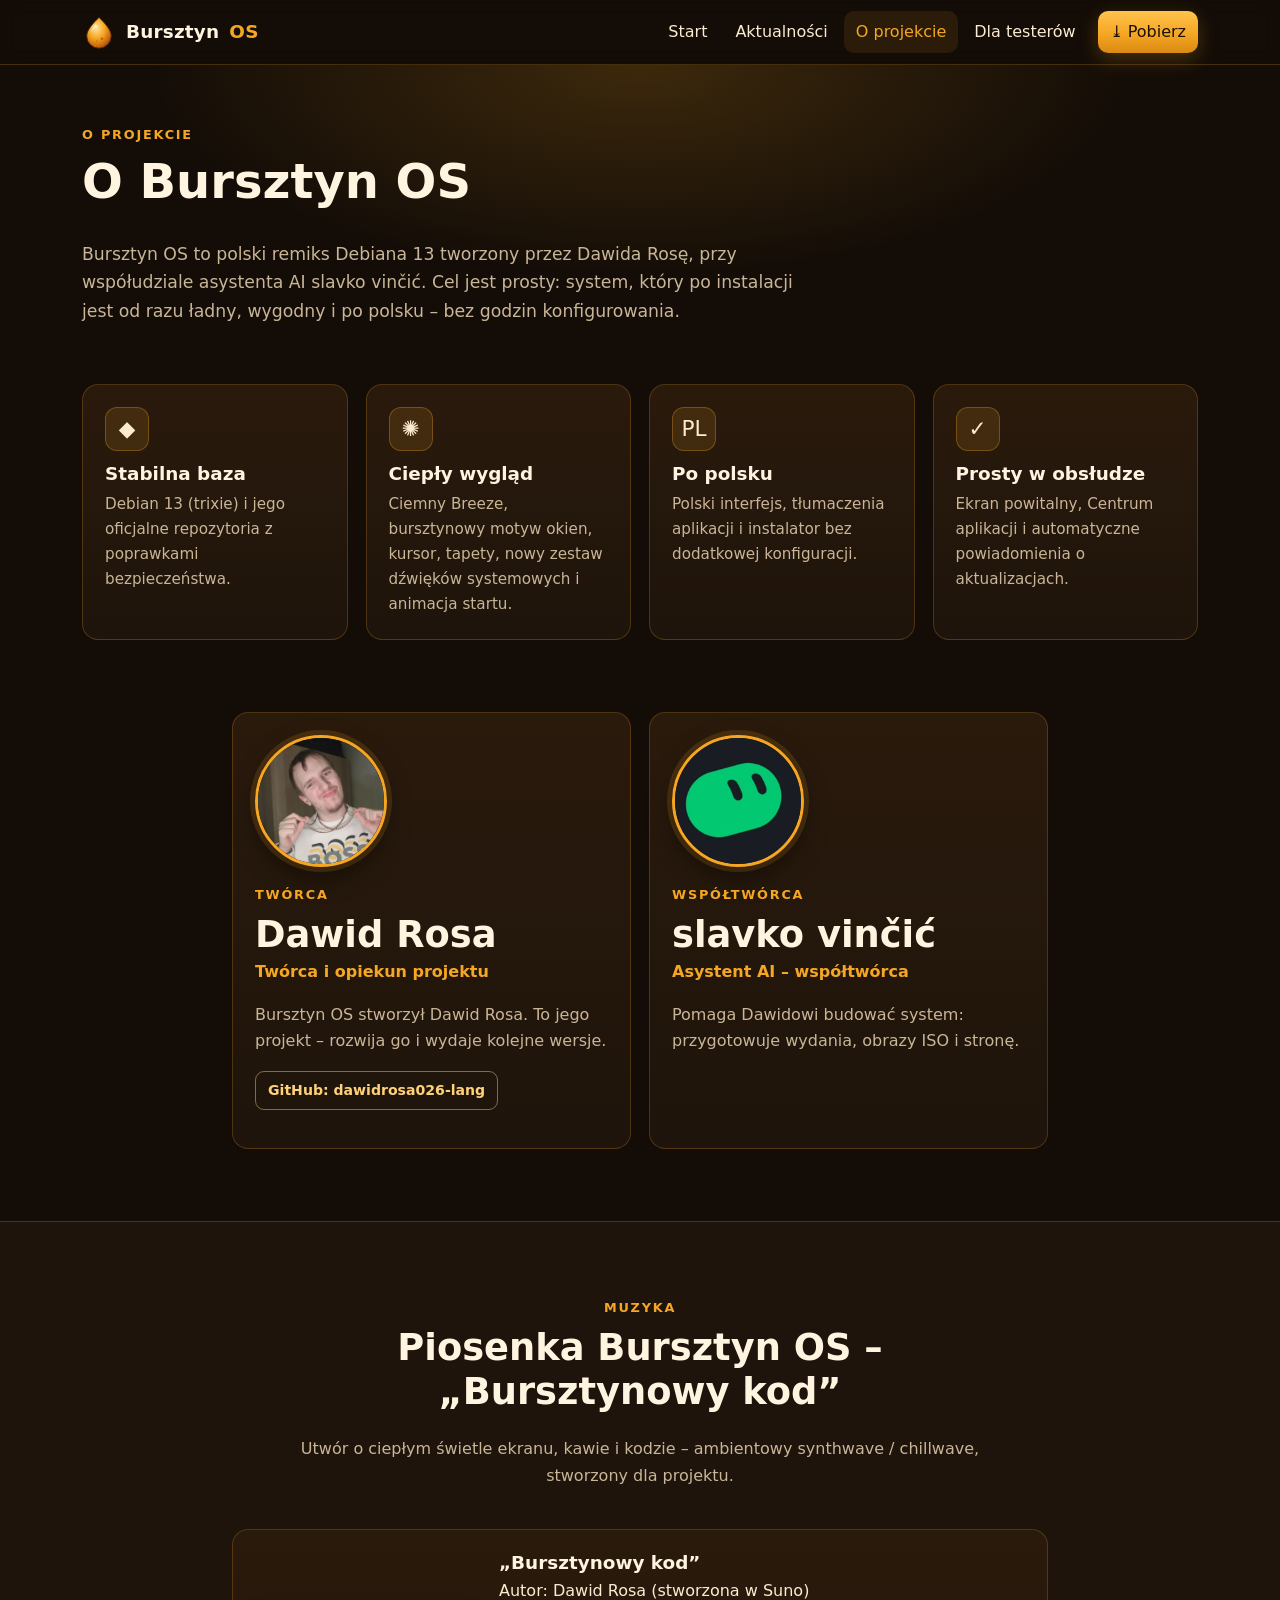
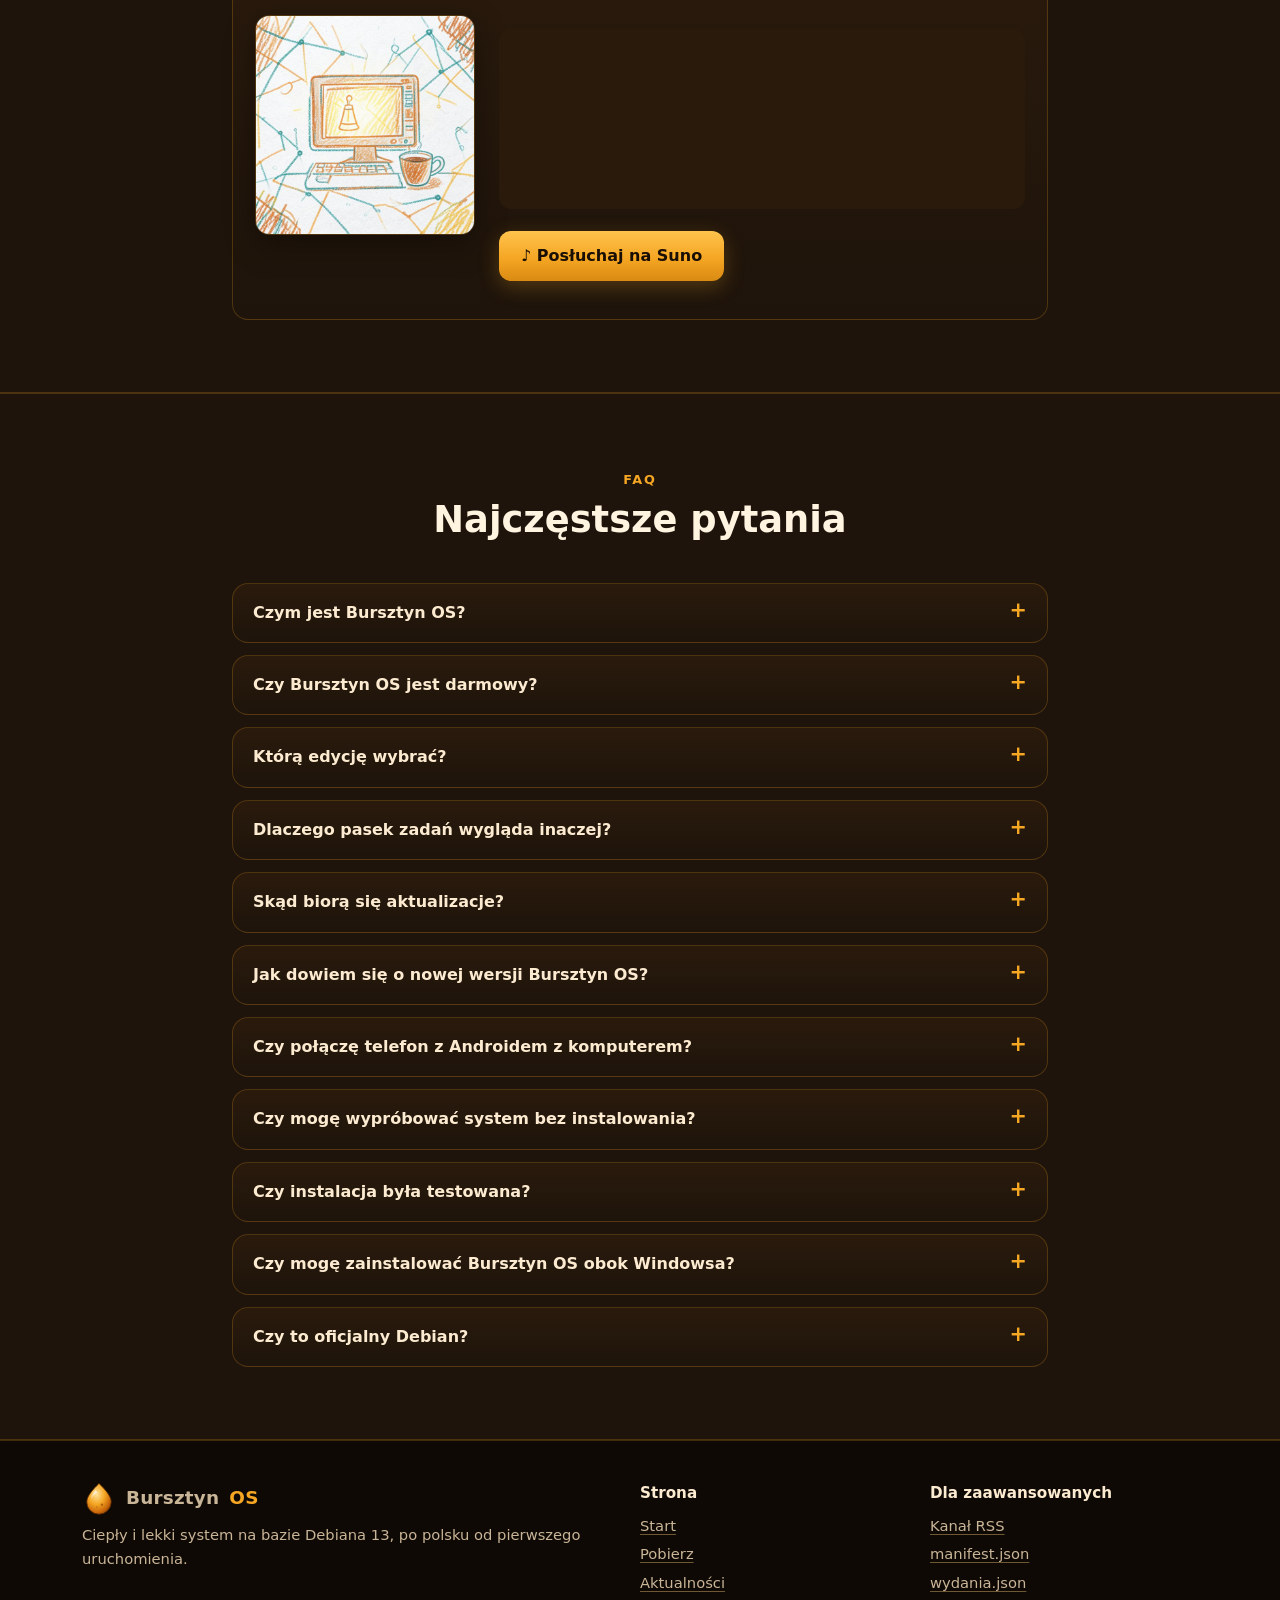
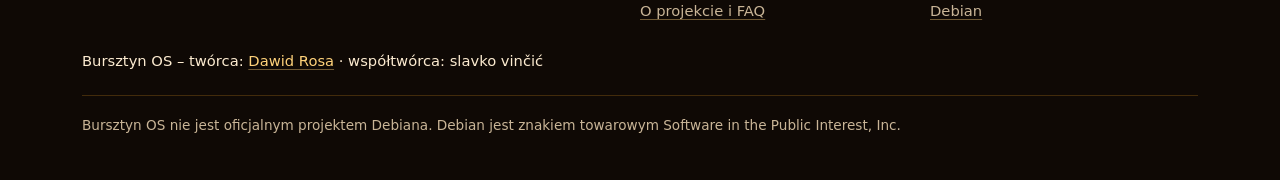
<file: o-projekcie.html>
<!doctype html>
<html lang="pl" class="bez-js">
<head>
<meta charset="utf-8">
<meta name="viewport" content="width=device-width, initial-scale=1">
<title>O projekcie i FAQ – Bursztyn OS</title>
<meta name="description" content="Czym jest Bursztyn OS, na czym bazuje i odpowiedzi na najczęstsze pytania.">
<!-- GEN:AUTOR -->
<meta name="author" content="Dawid Rosa">
<!-- /GEN:AUTOR -->
<meta name="theme-color" content="#140d07">
<meta property="og:title" content="O projekcie i FAQ – Bursztyn OS">
<meta property="og:description" content="Czym jest Bursztyn OS, na czym bazuje i odpowiedzi na najczęstsze pytania.">
<meta property="og:image" content="https://dawidrosa026-lang.github.io/bursztyn-os/img/zrzuty/ekran-powitalny.jpg">
<link rel="canonical" href="https://dawidrosa026-lang.github.io/bursztyn-os/o-projekcie.html">
<meta property="og:url" content="https://dawidrosa026-lang.github.io/bursztyn-os/o-projekcie.html">
<meta property="og:type" content="website">
<meta property="og:locale" content="pl_PL">
<link rel="icon" href="img/logo.svg" type="image/svg+xml">
<link rel="icon" href="img/favicon.png" type="image/png" sizes="64x64">
<link rel="apple-touch-icon" href="img/apple-touch-icon.png">
<link rel="alternate" type="application/rss+xml" title="Bursztyn OS – Aktualności" href="feed.xml">
<link rel="stylesheet" href="css/style.css">
</head>
<body>
<a class="pomin" href="#tresc">Przejdź do treści</a>
<header class="naglowek">
  <div class="kontener">
    <a class="marka" href="index.html"><img src="img/logo.svg" alt="" width="34" height="34">Bursztyn <span>OS</span></a>
    <button class="menu-przelacznik" type="button" aria-expanded="false" aria-controls="nawigacja">☰ Menu</button>
    <nav class="nawigacja" id="nawigacja" aria-label="Główna nawigacja"><a href="index.html">Start</a><a href="aktualnosci.html">Aktualności</a><a href="o-projekcie.html" aria-current="page">O projekcie</a><a href="testy.html">Dla testerów</a><a class="przycisk" href="pobierz.html">⤓ Pobierz</a></nav>
  </div>
</header>
<main id="tresc">
<section class="strona-tytul"><div class="kontener">
  <span class="etykieta">O projekcie</span><h1>O Bursztyn OS</h1>
  <p>Bursztyn OS to polski remiks Debiana 13 tworzony przez Dawida Rosę, przy współudziale asystenta AI slavko vinčić. Cel jest prosty: system, który po instalacji jest od razu ładny, wygodny i po polsku – bez godzin konfigurowania.</p>
</div></section>
<section class="sekcja" style="padding-top:24px">
  <div class="kontener">
    <div class="siatka f">
      <div class="karta funkcja"><div class="ikona" aria-hidden="true">◆</div><h3>Stabilna baza</h3><p>Debian 13 (trixie) i jego oficjalne repozytoria z poprawkami bezpieczeństwa.</p></div>
      <div class="karta funkcja"><div class="ikona" aria-hidden="true">✺</div><h3>Ciepły wygląd</h3><p>Ciemny Breeze, bursztynowy motyw okien, kursor, tapety, nowy zestaw dźwięków systemowych i animacja startu.</p></div>
      <div class="karta funkcja"><div class="ikona" aria-hidden="true">PL</div><h3>Po polsku</h3><p>Polski interfejs, tłumaczenia aplikacji i instalator bez dodatkowej konfiguracji.</p></div>
      <div class="karta funkcja"><div class="ikona" aria-hidden="true">✓</div><h3>Prosty w obsłudze</h3><p>Ekran powitalny, Centrum aplikacji i automatyczne powiadomienia o aktualizacjach.</p></div>
    </div>
  </div>
</section>
<!-- GEN:TWORCA -->
<section class="sekcja" id="tworca" style="padding-top:0">
  <div class="kontener" style="max-width:860px">
    <div class="siatka dwie">
    <div class="karta tworca">
      <picture><source type="image/webp" srcset="img/tworca-dawid-rosa.webp"><img class="tworca-foto" src="img/tworca-dawid-rosa.jpg" width="600" height="600" loading="lazy" alt="Dawid Rosa – twórca Bursztyn OS"></picture>
      <span class="etykieta">Twórca</span>
      <h2>Dawid Rosa</h2>
      <p class="rola">Twórca i opiekun projektu</p>
      <p>Bursztyn OS stworzył Dawid Rosa. To jego projekt – rozwija go i wydaje kolejne wersje.</p>
      <p><a class="przycisk drugi maly" href="https://github.com/dawidrosa026-lang" rel="author">GitHub: dawidrosa026-lang</a></p>
    </div>
    <div class="karta tworca wspoltworca">
      <picture><source type="image/webp" srcset="img/wspoltworca-slavko.webp"><img class="tworca-foto" src="img/wspoltworca-slavko.jpg" width="400" height="400" loading="lazy" alt="slavko vinčić – współtwórca Bursztyn OS"></picture>
      <span class="etykieta">Współtwórca</span>
      <h2>slavko vinčić</h2>
      <p class="rola">Asystent AI – współtwórca</p>
      <p>Pomaga Dawidowi budować system: przygotowuje wydania, obrazy ISO i stronę.</p>
    </div>
    </div>
  </div>
</section>
<!-- /GEN:TWORCA -->
<section class="sekcja ciemna" id="piosenka">
  <div class="kontener" style="max-width:860px">
    <div class="sekcja-naglowek"><span class="etykieta">Muzyka</span><h2>Piosenka Bursztyn OS – „Bursztynowy kod”</h2>
      <p>Utwór o ciepłym świetle ekranu, kawie i kodzie – ambientowy synthwave / chillwave, stworzony dla projektu.</p></div>
    <div class="karta piosenka">
      <img class="piosenka-okladka" src="img/piosenka-bursztynowy-kod.jpg" width="640" height="640" loading="lazy" alt="Okładka piosenki „Bursztynowy kod”: rysunek kredką – komputer z bursztynowym dzwonkiem na ekranie, filiżanka kawy i sieć połączeń">
      <div class="piosenka-tresc">
        <h3>„Bursztynowy kod”</h3>
        <p class="rola">Autor: Dawid Rosa (stworzona w Suno)</p>
        <iframe class="piosenka-odtwarzacz" src="https://suno.com/embed/e2229c1c-f093-4f6e-bed0-1b53784b69ec" title="Odtwarzacz Suno: „Bursztynowy kod”" width="100%" height="180" loading="lazy" allow="autoplay; encrypted-media" referrerpolicy="strict-origin-when-cross-origin"></iframe>
        <p><a class="przycisk" href="https://suno.com/s/g9peTz1175w3Qrm3" rel="noopener" target="_blank">♪ Posłuchaj na Suno</a></p>
      </div>
    </div>
  </div>
</section>
<section class="sekcja ciemna" id="faq">
  <div class="kontener" style="max-width:860px">
    <div class="sekcja-naglowek"><span class="etykieta">FAQ</span><h2>Najczęstsze pytania</h2></div>
    <div style="display:grid;gap:12px">
      <details class="karta"><summary>Czym jest Bursztyn OS?</summary><div><p>To polski remiks Debiana 13 (trixie): ten sam stabilny system i te same pakiety, ale z gotowym, dopracowanym pulpitem w ciepłych, bursztynowych kolorach i polskim interfejsem od pierwszego uruchomienia.</p></div></details>
      <details class="karta"><summary>Czy Bursztyn OS jest darmowy?</summary><div><p>Tak. Bursztyn OS składa się z wolnego oprogramowania z Debiana oraz własnych motywów i skryptów. Edycja pełna zawiera też przeglądarkę Google Chrome, która ma własną licencję Google.</p></div></details>
      <details class="karta"><summary>Którą edycję wybrać?</summary><div><p>Pełną, jeśli komputer ma co najmniej 4 GB RAM – dostajesz aplikacje KDE i Chrome. Lite jest dla słabszych komputerów z 1–2 GB RAM (pulpit zajmuje ok. 500 MB RAM) i używa lekkich aplikacji GTK oraz Firefox ESR.</p></div></details>
      <details class="karta"><summary>Dlaczego pasek zadań wygląda inaczej?</summary><div><p>No witam wszystkich, oczywiście jestem Dawid, czyli twórca systemu, i teraz wyjaśnię, dlaczego pasek zadań był inny — ponieważ po pierwsze, jak zauważyłem w aplikacji Grok Bot (oczywiście macie to załączone na zdjęciu, bo akurat musiałem to zrobić, więc wybaczcie) i kurde zastanawiałem się, dlaczego tak to było. Może ja tak sobie pomyślałem, że to było aktualizacje jakoś tak, ale oczywiście ja sam nie wiem.</p><p>No i dlatego chciałbym was tylko jedynie powiedzieć, że teraz zaczynamy robić inny pasek zadań na obecnej, innej wersji (na spokojnie, trochę sobie poczekacie). No i cóż, tyle to ode mnie i trzymajcie się.</p><figure class="zrzut"><a href="img/zrzuty/pasek-grok-bot.jpg" data-podglad="Zrzut z aplikacji Grok Bot"><picture><source srcset="img/zrzuty/pasek-grok-bot.webp" type="image/webp"><img src="img/zrzuty/pasek-grok-bot.jpg" alt="Pusty pulpit w aplikacji Grok Bot z innym paskiem zadań na dole: Applications, Chrome, Paint i terminal" width="1200" height="762" loading="lazy"></picture><figcaption><strong>Zrzut z aplikacji Grok Bot</strong>Inny pasek na dole ekranu — zdjęcie dołączone przez twórcę.</figcaption></a></figure><figure class="zrzut"><a href="img/zrzuty/pasek-1.6.jpg" data-podglad="Nowy pasek zadań w przygotowaniu na 1.6"><picture><source srcset="img/zrzuty/pasek-1.6.webp" type="image/webp"><img src="img/zrzuty/pasek-1.6.jpg" alt="Nowy dolny pasek zadań Bursztyn OS 1.6 z podglądem okna i sterowaniem muzyką" width="1200" height="446" loading="lazy"></picture><figcaption><strong>Pasek zadań 1.6</strong>Podgląd okna po najechaniu, sterowanie muzyką i pulpity — z prac nad następną wersją, nie z wydanego 1.5.</figcaption></a></figure><p class="podpis-tworcy"><img class="podpis-tworcy-foto" src="img/tworca-dawid-rosa.jpg" width="48" height="48" alt=""><span><strong>Dawid Rosa</strong><span class="rola">Twórca i opiekun projektu</span></span></p></div></details>
      <details class="karta"><summary>Skąd biorą się aktualizacje?</summary><div><p>Z oficjalnych repozytoriów Debiana, więc dostajesz te same poprawki bezpieczeństwa co Debian. System sprawdza je codziennie i pokazuje na górnym pasku. Zainstalujesz je jednym kliknięciem w Centrum aplikacji („Zaznacz wszystkie aktualizacje”).</p></div></details>
      <details class="karta"><summary>Jak dowiem się o nowej wersji Bursztyn OS?</summary><div><p>System sam sprawdza plik <a href="manifest.json">manifest.json</a> publikowany na tej stronie. Gdy pojawi się nowa wersja, na górnym pasku zobaczysz „★ Nowa wersja”, a okno „Co nowego” pokaże listę zmian. Ogłoszenia trafiają też do zakładki <a href="aktualnosci.html">Aktualności</a> i <a href="feed.xml">kanału RSS</a>.</p></div></details>
      <details class="karta"><summary>Czy połączę telefon z Androidem z komputerem?</summary><div><p>Tak – od wersji 1.4. Bursztyn OS ma wbudowany KDE Connect, w pełnej edycji i w Lite. Wystarczy darmowa aplikacja KDE Connect na telefon (Google Play lub F-Droid) i ta sama sieć Wi-Fi. Prześlesz pliki w obie strony, zobaczysz powiadomienia z telefonu, odpowiesz na SMS-y, skorzystasz ze wspólnego schowka i użyjesz telefonu jako pilota. <a href="index.html#kde-connect">Więcej o KDE Connect</a>.</p></div></details>
      <details class="karta"><summary>Czy mogę wypróbować system bez instalowania?</summary><div><p>Tak. Obraz ISO uruchamia się na żywo z pendrive’a (BIOS i UEFI). Nic nie zmienia na dysku, dopóki nie uruchomisz instalatora.</p></div></details>
      <details class="karta"><summary>Czy instalacja była testowana?</summary><div><p>Obrazy ISO 1.2 (pełny i Lite) zostały zainstalowane na dysku maszyny wirtualnej (pełna edycja w trybie UEFI, Lite w trybie BIOS) – razem z kreatorem pierwszego uruchomienia. Wersję 1.3 (nowe Menu Bursztyn) sprawdzono w trybie na żywo w obu edycjach. Wersję 1.4 sprawdzono w trybie na żywo w obu edycjach, a edycję Lite także zainstalowano na dysku maszyny wirtualnej (UEFI). Wersję 1.5 sprawdzono w trybie na żywo w obu edycjach (QEMU), a w maszynie wirtualnej przetestowano też nowy podział dysku i instalację „obok” na symulowanym dysku z Windowsem (UEFI i BIOS) – dane na partycji NTFS pozostały nienaruszone, a GRUB pokazał Windowsa. Instalacja na dysk fizycznego komputera nie została jeszcze sprawdzona – przed instalacją zrób kopię ważnych danych.</p></div></details>
      <details class="karta"><summary>Czy mogę zainstalować Bursztyn OS obok Windowsa?</summary><div><p>Tak – od wersji 1.5 instalator (edycja Pełna) ma opcję „Zainstaluj obok”: zmniejsza partycję Windowsa i robi miejsce dla Bursztyn OS, a menu startowe GRUB samo pokazuje oba systemy. Sprawdziliśmy to na symulowanym dysku z Windowsem w maszynie wirtualnej (UEFI i BIOS). Nie sprawdzaliśmy jeszcze prawdziwego Windowsa, Secure Boot ani BitLockera. Wyłącz w Windowsie szybkie uruchamianie i <strong>zrób kopię ważnych danych</strong> przed instalacją.</p></div></details>
      <details class="karta"><summary>Czy to oficjalny Debian?</summary><div><p>Nie. Bursztyn OS jest niezależnym projektem opartym na Debianie i nie jest oficjalnym projektem Debiana.</p></div></details>
    </div>
  </div>
</section>
</main>
<footer class="stopka">
  <div class="kontener">
    <div>
      <a class="marka" href="index.html"><img src="img/logo.svg" alt="" width="34" height="34">Bursztyn <span>OS</span></a>
      <p>Ciepły i lekki system na bazie Debiana 13, po polsku od pierwszego uruchomienia.</p>
    </div>
    <div>
      <h4>Strona</h4>
      <ul><li><a href="index.html">Start</a></li><li><a href="pobierz.html">Pobierz</a></li><li><a href="aktualnosci.html">Aktualności</a></li><li><a href="o-projekcie.html">O projekcie i FAQ</a></li></ul>
    </div>
    <div>
      <h4>Dla zaawansowanych</h4>
      <ul><li><a href="feed.xml">Kanał RSS</a></li><li><a href="manifest.json">manifest.json</a></li><li><a href="data/wydania.json">wydania.json</a></li><li><a href="https://www.debian.org/">Debian</a></li></ul>
    </div>
    <!-- GEN:STOPKA-TWORCA -->
<p class="tworca-stopka">Bursztyn OS – twórca: <a href="https://github.com/dawidrosa026-lang" rel="author">Dawid Rosa</a> · współtwórca: slavko vinčić</p>
<!-- /GEN:STOPKA-TWORCA -->
    <p class="prawne">Bursztyn OS nie jest oficjalnym projektem Debiana. Debian jest znakiem towarowym Software in the Public Interest, Inc.</p>
  </div>
</footer>
<script src="js/main.js" defer></script>
</body>
</html>
</file>
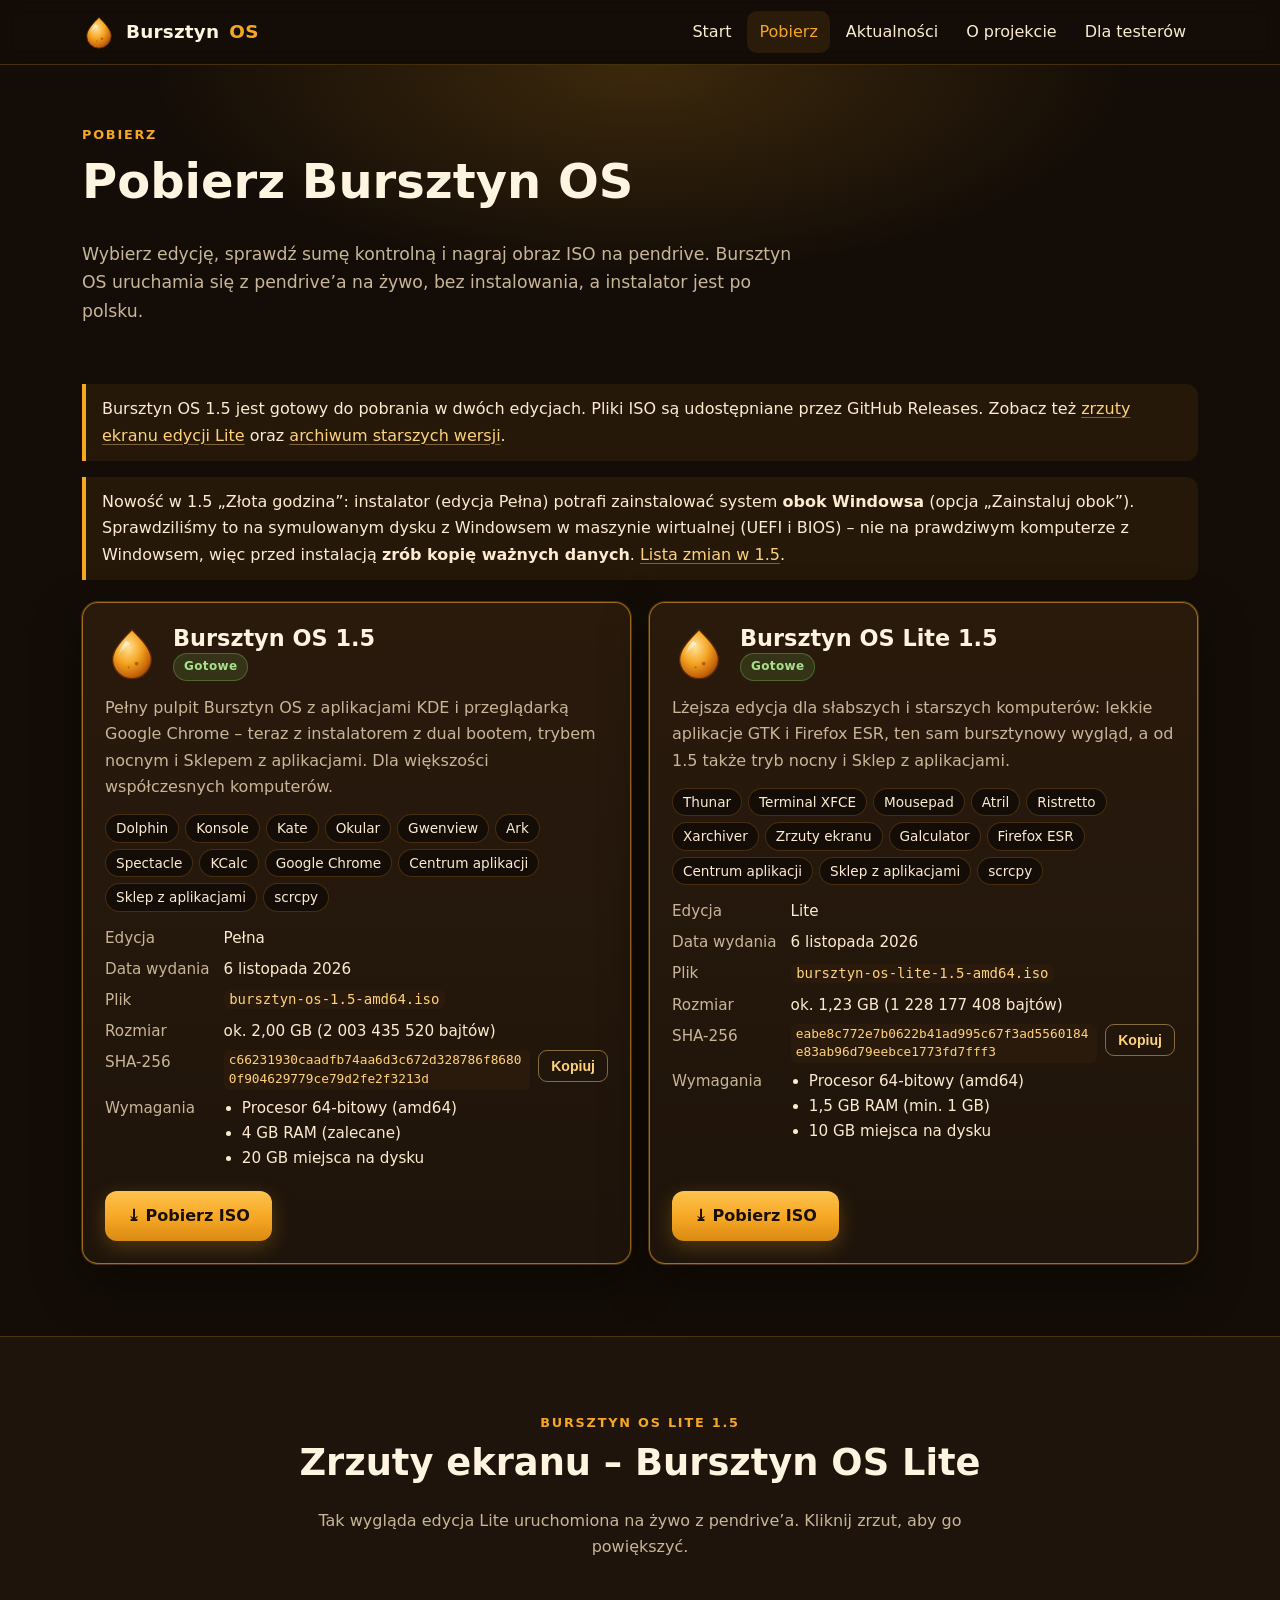
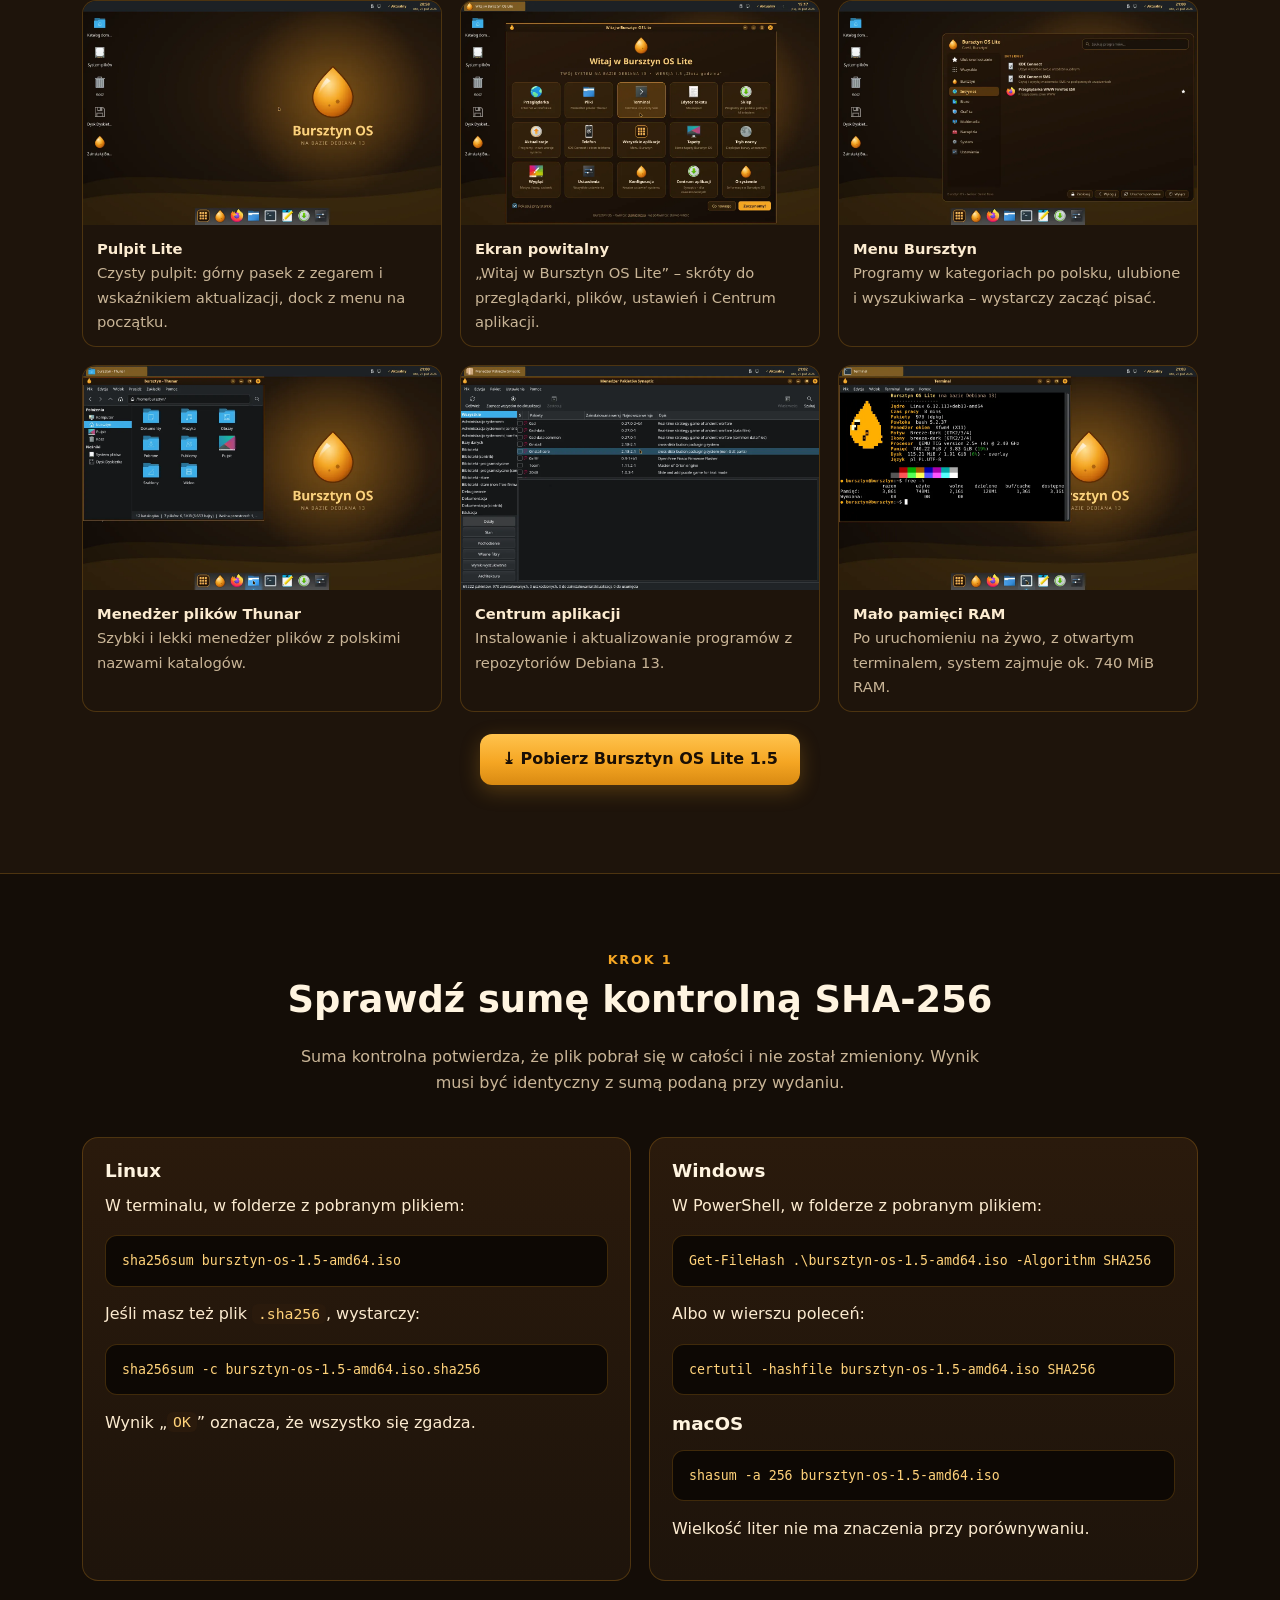
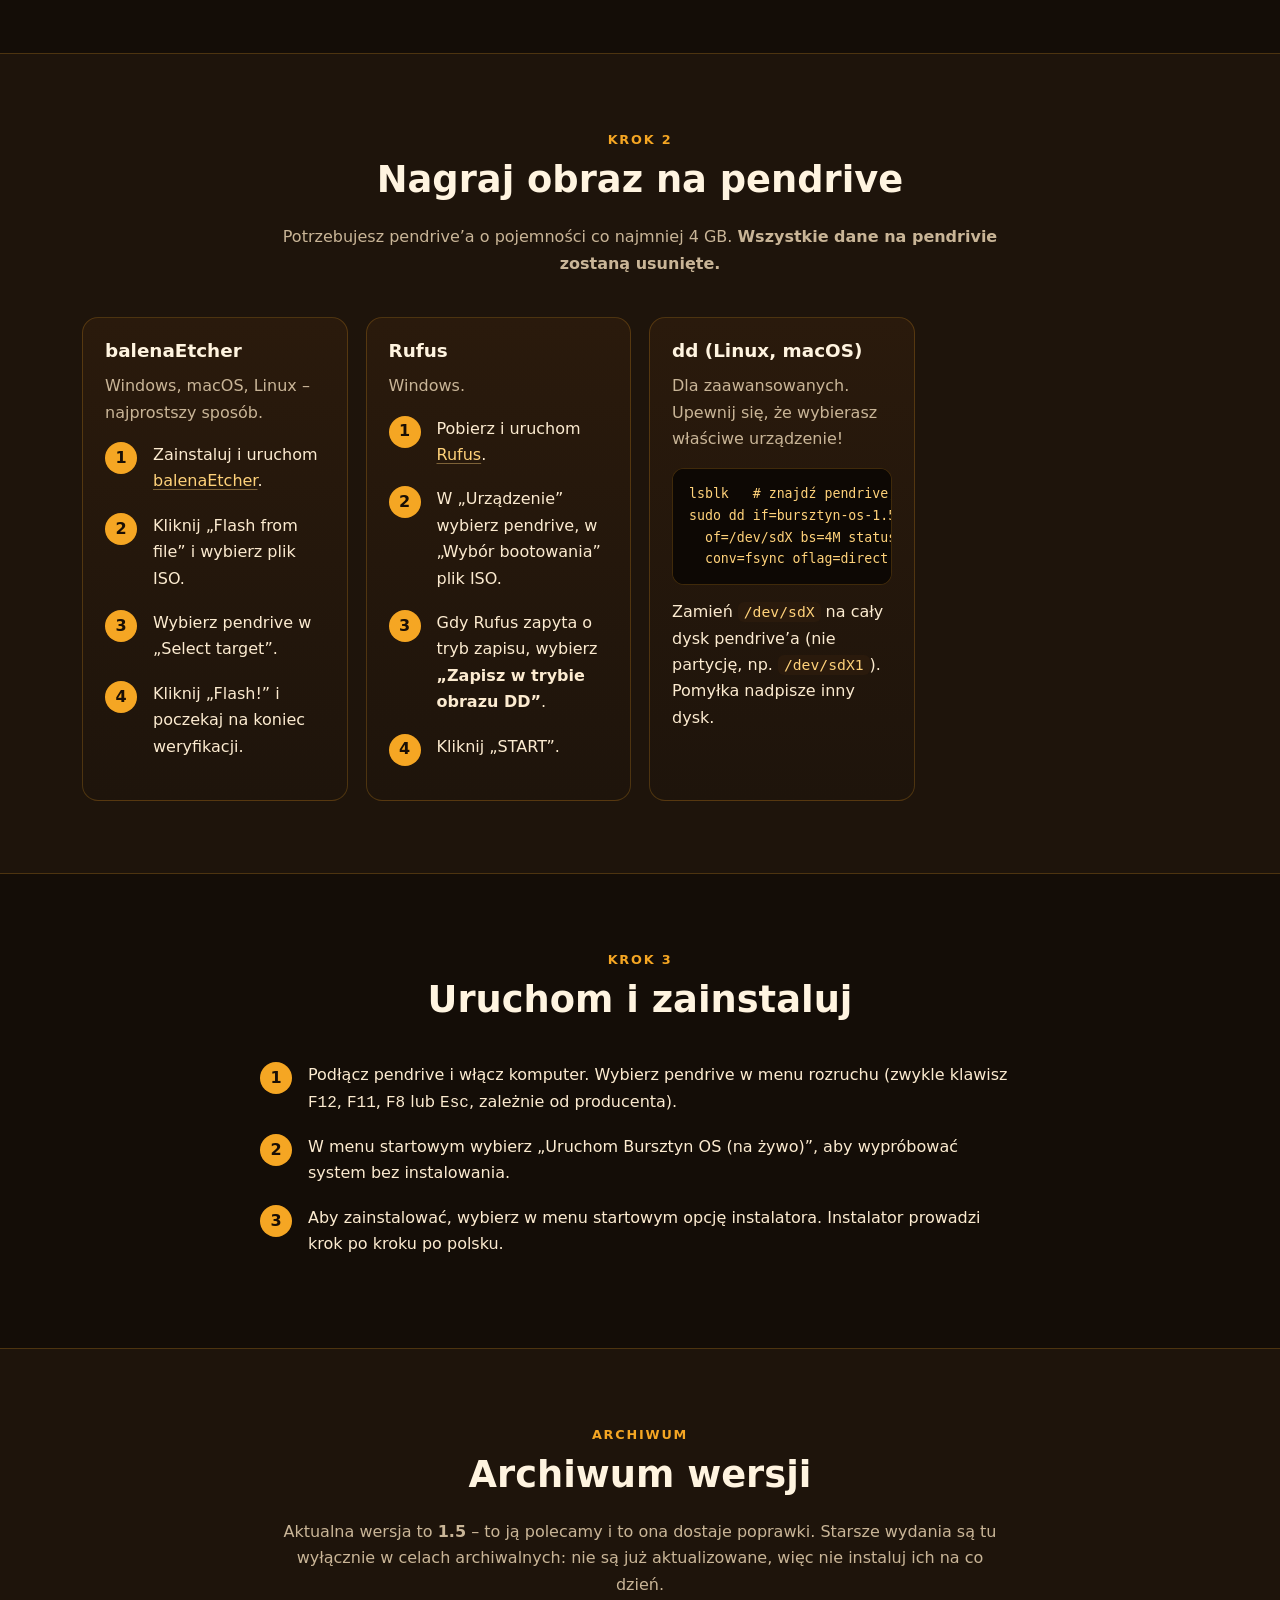
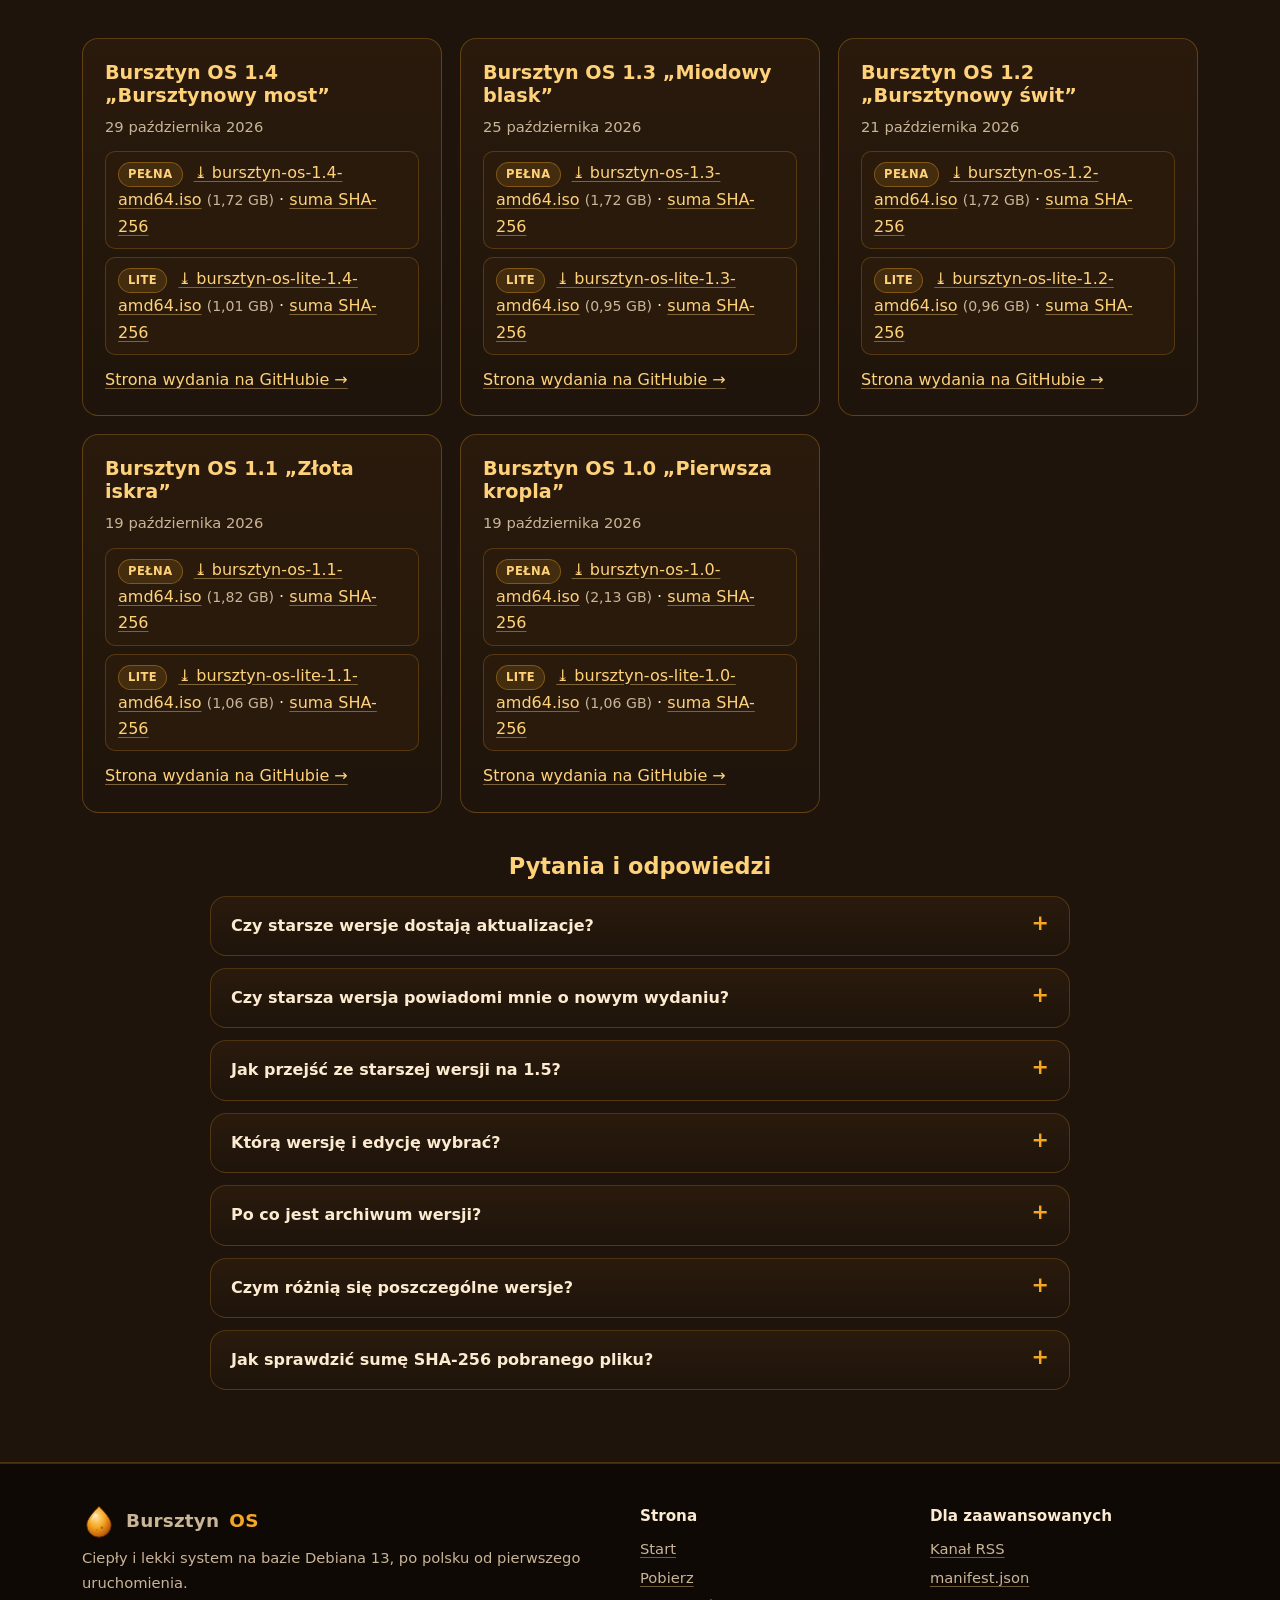
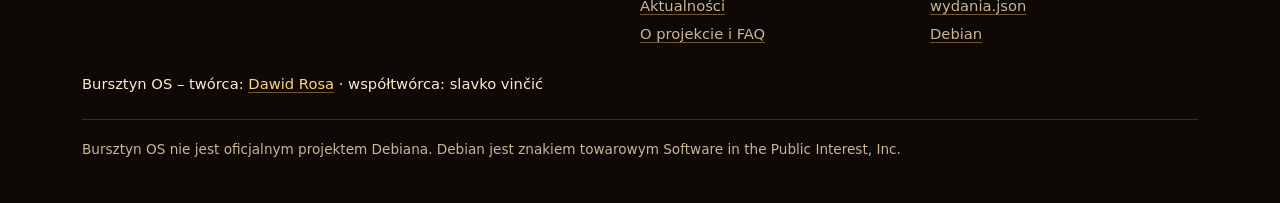
<file: pobierz.html>
<!doctype html>
<html lang="pl" class="bez-js">
<head>
<meta charset="utf-8">
<meta name="viewport" content="width=device-width, initial-scale=1">
<title>Pobierz – Bursztyn OS</title>
<meta name="description" content="Pobierz Bursztyn OS 1.5 lub lżejszą edycję Bursztyn OS Lite. Sumy SHA-256 i instrukcja nagrywania pendrive’a.">
<!-- GEN:AUTOR -->
<meta name="author" content="Dawid Rosa">
<!-- /GEN:AUTOR -->
<meta name="theme-color" content="#140d07">
<meta property="og:title" content="Pobierz – Bursztyn OS">
<meta property="og:description" content="Pobierz Bursztyn OS 1.5 lub lżejszą edycję Bursztyn OS Lite. Sumy SHA-256 i instrukcja nagrywania pendrive’a.">
<meta property="og:image" content="https://dawidrosa026-lang.github.io/bursztyn-os/img/zrzuty/ekran-powitalny.jpg">
<link rel="canonical" href="https://dawidrosa026-lang.github.io/bursztyn-os/pobierz.html">
<meta property="og:url" content="https://dawidrosa026-lang.github.io/bursztyn-os/pobierz.html">
<meta property="og:type" content="website">
<meta property="og:locale" content="pl_PL">
<link rel="icon" href="img/logo.svg" type="image/svg+xml">
<link rel="icon" href="img/favicon.png" type="image/png" sizes="64x64">
<link rel="apple-touch-icon" href="img/apple-touch-icon.png">
<link rel="alternate" type="application/rss+xml" title="Bursztyn OS – Aktualności" href="feed.xml">
<link rel="stylesheet" href="css/style.css">
</head>
<body>
<a class="pomin" href="#tresc">Przejdź do treści</a>
<header class="naglowek">
  <div class="kontener">
    <a class="marka" href="index.html"><img src="img/logo.svg" alt="" width="34" height="34">Bursztyn <span>OS</span></a>
    <button class="menu-przelacznik" type="button" aria-expanded="false" aria-controls="nawigacja">☰ Menu</button>
    <nav class="nawigacja" id="nawigacja" aria-label="Główna nawigacja"><a href="index.html">Start</a><a href="pobierz.html" aria-current="page">Pobierz</a><a href="aktualnosci.html">Aktualności</a><a href="o-projekcie.html">O projekcie</a><a href="testy.html">Dla testerów</a></nav>
  </div>
</header>
<main id="tresc">
<section class="strona-tytul"><div class="kontener">
  <span class="etykieta">Pobierz</span><h1>Pobierz Bursztyn OS</h1>
  <p>Wybierz edycję, sprawdź sumę kontrolną i nagraj obraz ISO na pendrive. Bursztyn OS uruchamia się z pendrive’a na żywo, bez instalowania, a instalator jest po polsku.</p>
</div></section>

<section class="sekcja" style="padding-top:24px">
  <div class="kontener">
    <p class="uwaga">Bursztyn OS 1.5 jest gotowy do pobrania w dwóch edycjach. Pliki ISO są udostępniane przez GitHub Releases. Zobacz też <a href="#zrzuty-lite">zrzuty ekranu edycji Lite</a> oraz <a href="#archiwum">archiwum starszych wersji</a>.</p>
    <p class="uwaga">Nowość w 1.5 „Złota godzina”: instalator (edycja Pełna) potrafi zainstalować system <strong>obok Windowsa</strong> (opcja „Zainstaluj obok”). Sprawdziliśmy to na symulowanym dysku z Windowsem w maszynie wirtualnej (UEFI i BIOS) – nie na prawdziwym komputerze z Windowsem, więc przed instalacją <strong>zrób kopię ważnych danych</strong>. <a href="aktualnosci.html#wydanie-1-5">Lista zmian w 1.5</a>.</p>
    <div class="siatka dwie" id="wydania" style="margin-top:22px">
<!-- GEN:WYDANIA -->
<article class="karta wydanie polecane" id="bursztyn-os">
<div class="wydanie-gora"><img src="img/logo.svg" alt="" width="54" height="54">
<div><h3>Bursztyn OS 1.5</h3><span class="znaczek gotowe">Gotowe</span></div></div>
<p class="opis">Pełny pulpit Bursztyn OS z aplikacjami KDE i przeglądarką Google Chrome – teraz z instalatorem z dual bootem, trybem nocnym i Sklepem z aplikacjami. Dla większości współczesnych komputerów.</p>
<ul class="lista-tagi" aria-label="Aplikacje"><li>Dolphin</li><li>Konsole</li><li>Kate</li><li>Okular</li><li>Gwenview</li><li>Ark</li><li>Spectacle</li><li>KCalc</li><li>Google Chrome</li><li>Centrum aplikacji</li><li>Sklep z aplikacjami</li><li>scrcpy</li></ul>
<dl>
<dt>Edycja</dt><dd>Pełna</dd>
<dt>Data wydania</dt><dd>6 listopada 2026</dd>
<dt>Plik</dt><dd><code>bursztyn-os-1.5-amd64.iso</code></dd>
<dt>Rozmiar</dt><dd>ok. 2,00 GB (2 003 435 520 bajtów)</dd>
<dt>SHA-256</dt><dd><div class="sha"><code>c66231930caadfb74aa6d3c672d328786f86800f904629779ce79d2fe2f3213d</code><button class="przycisk drugi maly kopiuj" type="button" data-kopiuj="c66231930caadfb74aa6d3c672d328786f86800f904629779ce79d2fe2f3213d" hidden>Kopiuj</button></div></dd>
<dt>Wymagania</dt><dd><ul class="wym"><li>Procesor 64-bitowy (amd64)</li><li>4 GB RAM (zalecane)</li><li>20 GB miejsca na dysku</li></ul></dd>
</dl>
<div class="akcje"><a class="przycisk" href="https://github.com/dawidrosa026-lang/bursztyn-os/releases/download/v1.5/bursztyn-os-1.5-amd64.iso">⤓ Pobierz ISO</a></div>
</article>
<article class="karta wydanie polecane" id="bursztyn-os-lite">
<div class="wydanie-gora"><img src="img/logo.svg" alt="" width="54" height="54">
<div><h3>Bursztyn OS Lite 1.5</h3><span class="znaczek gotowe">Gotowe</span></div></div>
<p class="opis">Lżejsza edycja dla słabszych i starszych komputerów: lekkie aplikacje GTK i Firefox ESR, ten sam bursztynowy wygląd, a od 1.5 także tryb nocny i Sklep z aplikacjami.</p>
<ul class="lista-tagi" aria-label="Aplikacje"><li>Thunar</li><li>Terminal XFCE</li><li>Mousepad</li><li>Atril</li><li>Ristretto</li><li>Xarchiver</li><li>Zrzuty ekranu</li><li>Galculator</li><li>Firefox ESR</li><li>Centrum aplikacji</li><li>Sklep z aplikacjami</li><li>scrcpy</li></ul>
<dl>
<dt>Edycja</dt><dd>Lite</dd>
<dt>Data wydania</dt><dd>6 listopada 2026</dd>
<dt>Plik</dt><dd><code>bursztyn-os-lite-1.5-amd64.iso</code></dd>
<dt>Rozmiar</dt><dd>ok. 1,23 GB (1 228 177 408 bajtów)</dd>
<dt>SHA-256</dt><dd><div class="sha"><code>eabe8c772e7b0622b41ad995c67f3ad5560184e83ab96d79eebce1773fd7fff3</code><button class="przycisk drugi maly kopiuj" type="button" data-kopiuj="eabe8c772e7b0622b41ad995c67f3ad5560184e83ab96d79eebce1773fd7fff3" hidden>Kopiuj</button></div></dd>
<dt>Wymagania</dt><dd><ul class="wym"><li>Procesor 64-bitowy (amd64)</li><li>1,5 GB RAM (min. 1 GB)</li><li>10 GB miejsca na dysku</li></ul></dd>
</dl>
<div class="akcje"><a class="przycisk" href="https://github.com/dawidrosa026-lang/bursztyn-os/releases/download/v1.5/bursztyn-os-lite-1.5-amd64.iso">⤓ Pobierz ISO</a></div>
</article>
<!-- /GEN:WYDANIA -->
    </div>
    <noscript><p style="margin-top:14px;color:var(--przygaszony)">Dane wydań w formacie JSON: <a href="data/wydania.json">data/wydania.json</a>.</p></noscript>
  </div>
</section>

<section class="sekcja ciemna" id="zrzuty-lite">
  <div class="kontener">
    <div class="sekcja-naglowek"><span class="etykieta">Bursztyn OS Lite 1.5</span><h2>Zrzuty ekranu – Bursztyn OS Lite</h2><p>Tak wygląda edycja Lite uruchomiona na żywo z pendrive’a. Kliknij zrzut, aby go powiększyć.</p></div>
    <div class="siatka galeria">
      <figure class="zrzut"><a href="img/zrzuty/lite/lite-pulpit.jpg" data-podglad="Bursztyn OS Lite – Pulpit Lite"><picture><source srcset="img/zrzuty/lite/lite-pulpit.webp" type="image/webp"><img src="img/zrzuty/lite/lite-pulpit.jpg" alt="Bursztyn OS Lite – Pulpit Lite" width="1280" height="800" loading="lazy"></picture><figcaption><strong>Pulpit Lite</strong>Czysty pulpit: górny pasek z zegarem i wskaźnikiem aktualizacji, dock z menu na początku.</figcaption></a></figure>
      <figure class="zrzut"><a href="img/zrzuty/lite/lite-ekran-powitalny.jpg" data-podglad="Bursztyn OS Lite – Ekran powitalny"><picture><source srcset="img/zrzuty/lite/lite-ekran-powitalny.webp" type="image/webp"><img src="img/zrzuty/lite/lite-ekran-powitalny.jpg" alt="Bursztyn OS Lite – Ekran powitalny" width="1280" height="800" loading="lazy"></picture><figcaption><strong>Ekran powitalny</strong>„Witaj w Bursztyn OS Lite” – skróty do przeglądarki, plików, ustawień i Centrum aplikacji.</figcaption></a></figure>
      <figure class="zrzut"><a href="img/zrzuty/lite/lite-menu.jpg" data-podglad="Bursztyn OS Lite – Menu Bursztyn"><picture><source srcset="img/zrzuty/lite/lite-menu.webp" type="image/webp"><img src="img/zrzuty/lite/lite-menu.jpg" alt="Bursztyn OS Lite – Menu Bursztyn" width="1280" height="800" loading="lazy"></picture><figcaption><strong>Menu Bursztyn</strong>Programy w kategoriach po polsku, ulubione i wyszukiwarka – wystarczy zacząć pisać.</figcaption></a></figure>
      <figure class="zrzut"><a href="img/zrzuty/lite/lite-pliki.jpg" data-podglad="Bursztyn OS Lite – Menedżer plików Thunar"><picture><source srcset="img/zrzuty/lite/lite-pliki.webp" type="image/webp"><img src="img/zrzuty/lite/lite-pliki.jpg" alt="Bursztyn OS Lite – Menedżer plików Thunar" width="1280" height="800" loading="lazy"></picture><figcaption><strong>Menedżer plików Thunar</strong>Szybki i lekki menedżer plików z polskimi nazwami katalogów.</figcaption></a></figure>
      <figure class="zrzut"><a href="img/zrzuty/lite/lite-centrum-aplikacji.jpg" data-podglad="Bursztyn OS Lite – Centrum aplikacji"><picture><source srcset="img/zrzuty/lite/lite-centrum-aplikacji.webp" type="image/webp"><img src="img/zrzuty/lite/lite-centrum-aplikacji.jpg" alt="Bursztyn OS Lite – Centrum aplikacji" width="1280" height="800" loading="lazy"></picture><figcaption><strong>Centrum aplikacji</strong>Instalowanie i aktualizowanie programów z repozytoriów Debiana 13.</figcaption></a></figure>
      <figure class="zrzut"><a href="img/zrzuty/lite/lite-terminal-ram.jpg" data-podglad="Bursztyn OS Lite – Mało pamięci RAM"><picture><source srcset="img/zrzuty/lite/lite-terminal-ram.webp" type="image/webp"><img src="img/zrzuty/lite/lite-terminal-ram.jpg" alt="Bursztyn OS Lite – Mało pamięci RAM" width="1280" height="800" loading="lazy"></picture><figcaption><strong>Mało pamięci RAM</strong>Po uruchomieniu na żywo, z otwartym terminalem, system zajmuje ok. 740 MiB RAM.</figcaption></a></figure>
    </div>
    <p style="text-align:center;margin-top:22px"><a class="przycisk" href="https://github.com/dawidrosa026-lang/bursztyn-os/releases/download/v1.5/bursztyn-os-lite-1.5-amd64.iso">⤓ Pobierz Bursztyn OS Lite 1.5</a></p>
  </div>
</section>

<section class="sekcja" id="sprawdz">
  <div class="kontener">
    <div class="sekcja-naglowek"><span class="etykieta">Krok 1</span><h2>Sprawdź sumę kontrolną SHA-256</h2>
      <p>Suma kontrolna potwierdza, że plik pobrał się w całości i nie został zmieniony. Wynik musi być identyczny z sumą podaną przy wydaniu.</p></div>
    <div class="siatka dwie">
      <div class="karta"><h3>Linux</h3><p>W terminalu, w folderze z pobranym plikiem:</p>
<pre><code>sha256sum bursztyn-os-1.5-amd64.iso</code></pre>
        <p>Jeśli masz też plik <code>.sha256</code>, wystarczy:</p>
<pre><code>sha256sum -c bursztyn-os-1.5-amd64.iso.sha256</code></pre>
        <p>Wynik „<code>OK</code>” oznacza, że wszystko się zgadza.</p></div>
      <div class="karta"><h3>Windows</h3><p>W PowerShell, w folderze z pobranym plikiem:</p>
<pre><code>Get-FileHash .\bursztyn-os-1.5-amd64.iso -Algorithm SHA256</code></pre>
        <p>Albo w wierszu poleceń:</p>
<pre><code>certutil -hashfile bursztyn-os-1.5-amd64.iso SHA256</code></pre>
        <h3 style="margin-top:18px">macOS</h3>
<pre><code>shasum -a 256 bursztyn-os-1.5-amd64.iso</code></pre>
        <p>Wielkość liter nie ma znaczenia przy porównywaniu.</p></div>
    </div>
  </div>
</section>

<section class="sekcja ciemna" id="pendrive">
  <div class="kontener">
    <div class="sekcja-naglowek"><span class="etykieta">Krok 2</span><h2>Nagraj obraz na pendrive</h2>
      <p>Potrzebujesz pendrive’a o pojemności co najmniej 4 GB. <strong>Wszystkie dane na pendrivie zostaną usunięte.</strong></p></div>
    <div class="siatka f">
      <div class="karta"><h3>balenaEtcher</h3><p style="color:var(--przygaszony)">Windows, macOS, Linux – najprostszy sposób.</p>
        <ol class="kroki"><li>Zainstaluj i uruchom <a href="https://etcher.balena.io/">balenaEtcher</a>.</li><li>Kliknij „Flash from file” i wybierz plik ISO.</li><li>Wybierz pendrive w „Select target”.</li><li>Kliknij „Flash!” i poczekaj na koniec weryfikacji.</li></ol></div>
      <div class="karta"><h3>Rufus</h3><p style="color:var(--przygaszony)">Windows.</p>
        <ol class="kroki"><li>Pobierz i uruchom <a href="https://rufus.ie/pl/">Rufus</a>.</li><li>W „Urządzenie” wybierz pendrive, w „Wybór bootowania” plik ISO.</li><li>Gdy Rufus zapyta o tryb zapisu, wybierz <strong>„Zapisz w trybie obrazu DD”</strong>.</li><li>Kliknij „START”.</li></ol></div>
      <div class="karta"><h3>dd (Linux, macOS)</h3><p style="color:var(--przygaszony)">Dla zaawansowanych. Upewnij się, że wybierasz właściwe urządzenie!</p>
<pre><code>lsblk   # znajdź pendrive, np. /dev/sdX
sudo dd if=bursztyn-os-1.5-amd64.iso \
  of=/dev/sdX bs=4M status=progress \
  conv=fsync oflag=direct</code></pre>
        <p>Zamień <code>/dev/sdX</code> na cały dysk pendrive’a (nie partycję, np. <code>/dev/sdX1</code>). Pomyłka nadpisze inny dysk.</p></div>
    </div>
  </div>
</section>

<section class="sekcja" id="uruchom">
  <div class="kontener">
    <div class="sekcja-naglowek"><span class="etykieta">Krok 3</span><h2>Uruchom i zainstaluj</h2></div>
    <ol class="kroki" style="max-width:760px;margin:0 auto">
      <li>Podłącz pendrive i włącz komputer. Wybierz pendrive w menu rozruchu (zwykle klawisz <kbd>F12</kbd>, <kbd>F11</kbd>, <kbd>F8</kbd> lub <kbd>Esc</kbd>, zależnie od producenta).</li>
      <li>W menu startowym wybierz „Uruchom Bursztyn OS (na żywo)”, aby wypróbować system bez instalowania.</li>
      <li>Aby zainstalować, wybierz w menu startowym opcję instalatora. Instalator prowadzi krok po kroku po polsku.</li>
    </ol>
  </div>
</section>
<section class="sekcja ciemna" id="archiwum">
  <div class="kontener">
<!-- GEN:ARCHIWUM -->
<div class="sekcja-naglowek"><span class="etykieta">Archiwum</span><h2>Archiwum wersji</h2>
<p>Aktualna wersja to <strong>1.5</strong> – to ją polecamy i to ona dostaje poprawki. Starsze wydania są tu wyłącznie w celach archiwalnych: nie są już aktualizowane, więc nie instaluj ich na co dzień.</p></div>
<div class="siatka dwie archiwum-lista">
<article class="karta archiwum-wydanie" id="archiwum-1-4">
<h3>Bursztyn OS 1.4 „Bursztynowy most”</h3>
<p class="archiwum-data"><time datetime="2026-10-29">29 października 2026</time></p>
<ul class="archiwum-pliki">
<li><span class="archiwum-edycja">Pełna</span> <a href="https://github.com/dawidrosa026-lang/bursztyn-os/releases/download/v1.4/bursztyn-os-1.4-amd64.iso">⤓ bursztyn-os-1.4-amd64.iso</a> <span class="archiwum-rozmiar">(1,72 GB)</span> · <a href="https://github.com/dawidrosa026-lang/bursztyn-os/releases/download/v1.4/bursztyn-os-1.4-amd64.iso.sha256">suma SHA-256</a></li>
<li><span class="archiwum-edycja">Lite</span> <a href="https://github.com/dawidrosa026-lang/bursztyn-os/releases/download/v1.4/bursztyn-os-lite-1.4-amd64.iso">⤓ bursztyn-os-lite-1.4-amd64.iso</a> <span class="archiwum-rozmiar">(1,01 GB)</span> · <a href="https://github.com/dawidrosa026-lang/bursztyn-os/releases/download/v1.4/bursztyn-os-lite-1.4-amd64.iso.sha256">suma SHA-256</a></li>
</ul>
<p class="archiwum-link"><a href="https://github.com/dawidrosa026-lang/bursztyn-os/releases/tag/v1.4">Strona wydania na GitHubie →</a></p>
</article>
<article class="karta archiwum-wydanie" id="archiwum-1-3">
<h3>Bursztyn OS 1.3 „Miodowy blask”</h3>
<p class="archiwum-data"><time datetime="2026-10-25">25 października 2026</time></p>
<ul class="archiwum-pliki">
<li><span class="archiwum-edycja">Pełna</span> <a href="https://github.com/dawidrosa026-lang/bursztyn-os/releases/download/v1.3/bursztyn-os-1.3-amd64.iso">⤓ bursztyn-os-1.3-amd64.iso</a> <span class="archiwum-rozmiar">(1,72 GB)</span> · <a href="https://github.com/dawidrosa026-lang/bursztyn-os/releases/download/v1.3/bursztyn-os-1.3-amd64.iso.sha256">suma SHA-256</a></li>
<li><span class="archiwum-edycja">Lite</span> <a href="https://github.com/dawidrosa026-lang/bursztyn-os/releases/download/v1.3/bursztyn-os-lite-1.3-amd64.iso">⤓ bursztyn-os-lite-1.3-amd64.iso</a> <span class="archiwum-rozmiar">(0,95 GB)</span> · <a href="https://github.com/dawidrosa026-lang/bursztyn-os/releases/download/v1.3/bursztyn-os-lite-1.3-amd64.iso.sha256">suma SHA-256</a></li>
</ul>
<p class="archiwum-link"><a href="https://github.com/dawidrosa026-lang/bursztyn-os/releases/tag/v1.3">Strona wydania na GitHubie →</a></p>
</article>
<article class="karta archiwum-wydanie" id="archiwum-1-2">
<h3>Bursztyn OS 1.2 „Bursztynowy świt”</h3>
<p class="archiwum-data"><time datetime="2026-10-21">21 października 2026</time></p>
<ul class="archiwum-pliki">
<li><span class="archiwum-edycja">Pełna</span> <a href="https://github.com/dawidrosa026-lang/bursztyn-os/releases/download/v1.2/bursztyn-os-1.2-amd64.iso">⤓ bursztyn-os-1.2-amd64.iso</a> <span class="archiwum-rozmiar">(1,72 GB)</span> · <a href="https://github.com/dawidrosa026-lang/bursztyn-os/releases/download/v1.2/bursztyn-os-1.2-amd64.iso.sha256">suma SHA-256</a></li>
<li><span class="archiwum-edycja">Lite</span> <a href="https://github.com/dawidrosa026-lang/bursztyn-os/releases/download/v1.2/bursztyn-os-lite-1.2-amd64.iso">⤓ bursztyn-os-lite-1.2-amd64.iso</a> <span class="archiwum-rozmiar">(0,96 GB)</span> · <a href="https://github.com/dawidrosa026-lang/bursztyn-os/releases/download/v1.2/bursztyn-os-lite-1.2-amd64.iso.sha256">suma SHA-256</a></li>
</ul>
<p class="archiwum-link"><a href="https://github.com/dawidrosa026-lang/bursztyn-os/releases/tag/v1.2">Strona wydania na GitHubie →</a></p>
</article>
<article class="karta archiwum-wydanie" id="archiwum-1-1">
<h3>Bursztyn OS 1.1 „Złota iskra”</h3>
<p class="archiwum-data"><time datetime="2026-10-19">19 października 2026</time></p>
<ul class="archiwum-pliki">
<li><span class="archiwum-edycja">Pełna</span> <a href="https://github.com/dawidrosa026-lang/bursztyn-os/releases/download/v1.1/bursztyn-os-1.1-amd64.iso">⤓ bursztyn-os-1.1-amd64.iso</a> <span class="archiwum-rozmiar">(1,82 GB)</span> · <a href="https://github.com/dawidrosa026-lang/bursztyn-os/releases/download/v1.1/bursztyn-os-1.1-amd64.iso.sha256">suma SHA-256</a></li>
<li><span class="archiwum-edycja">Lite</span> <a href="https://github.com/dawidrosa026-lang/bursztyn-os/releases/download/v1.1/bursztyn-os-lite-1.1-amd64.iso">⤓ bursztyn-os-lite-1.1-amd64.iso</a> <span class="archiwum-rozmiar">(1,06 GB)</span> · <a href="https://github.com/dawidrosa026-lang/bursztyn-os/releases/download/v1.1/bursztyn-os-lite-1.1-amd64.iso.sha256">suma SHA-256</a></li>
</ul>
<p class="archiwum-link"><a href="https://github.com/dawidrosa026-lang/bursztyn-os/releases/tag/v1.1">Strona wydania na GitHubie →</a></p>
</article>
<article class="karta archiwum-wydanie" id="archiwum-1-0">
<h3>Bursztyn OS 1.0 „Pierwsza kropla”</h3>
<p class="archiwum-data"><time datetime="2026-10-19">19 października 2026</time></p>
<ul class="archiwum-pliki">
<li><span class="archiwum-edycja">Pełna</span> <a href="https://github.com/dawidrosa026-lang/bursztyn-os/releases/download/v1.0/bursztyn-os-1.0-amd64.iso">⤓ bursztyn-os-1.0-amd64.iso</a> <span class="archiwum-rozmiar">(2,13 GB)</span> · <a href="https://github.com/dawidrosa026-lang/bursztyn-os/releases/download/v1.0/bursztyn-os-1.0-amd64.iso.sha256">suma SHA-256</a></li>
<li><span class="archiwum-edycja">Lite</span> <a href="https://github.com/dawidrosa026-lang/bursztyn-os/releases/download/v1.0/bursztyn-os-lite-1.0-amd64.iso">⤓ bursztyn-os-lite-1.0-amd64.iso</a> <span class="archiwum-rozmiar">(1,06 GB)</span> · <a href="https://github.com/dawidrosa026-lang/bursztyn-os/releases/download/v1.0/bursztyn-os-lite-1.0-amd64.iso.sha256">suma SHA-256</a></li>
</ul>
<p class="archiwum-link"><a href="https://github.com/dawidrosa026-lang/bursztyn-os/releases/tag/v1.0">Strona wydania na GitHubie →</a></p>
</article>
</div>
<div class="archiwum-faq">
<h3>Pytania i odpowiedzi</h3>
<div class="archiwum-faq-lista">
<details class="karta"><summary>Czy starsze wersje dostają aktualizacje?</summary><div>
<p>Poprawki bezpieczeństwa i aktualizacje pakietów Debiana 13 nadal przychodzą z oficjalnych repozytoriów Debiana – także w starszych wydaniach Bursztyn OS, zwykłymi aktualizacjami (Centrum aplikacji lub <code>apt</code>).</p>
<p>Nie dostają natomiast zmian i poprawek samego Bursztyn OS (wygląd, Menu Bursztyn, KDE Connect, dźwięki, kreatory i narzędzia projektu). Te zmiany trafiają tylko do nowych obrazów ISO – w starszej wersji ich nie będzie. Dlatego na co dzień polecamy najnowszą wersję: <strong>1.5</strong>.</p>
</div></details>
<details class="karta"><summary>Czy starsza wersja powiadomi mnie o nowym wydaniu?</summary><div>
<p>Tak, jeśli ma działające sprawdzanie wersji. System sprawdza plik <a href="manifest.json">manifest.json</a> z tej strony (raz na dobę) i gdy znajdzie nowszą wersję, pokazuje na górnym pasku „★ Nowa wersja”, a okno „Co nowego” wyświetla listę zmian. W wersji 1.0 powiadomienia o nowych wersjach nie działały jeszcze od razu po instalacji – poprawiono to w 1.1.</p>
</div></details>
<details class="karta"><summary>Jak przejść ze starszej wersji na 1.5?</summary><div>
<p>Bursztyn OS 1.5 nie instaluje się przez Centrum aplikacji ani <code>apt</code> – trzeba <strong>zainstalować go z obrazu ISO</strong>. Pobierz ISO na stronie <a href="#wydania">Pobierz</a>, <a href="#sprawdz">sprawdź sumę SHA-256</a>, <a href="#pendrive">nagraj obraz na pendrive</a> i uruchom instalator.</p>
<p>Przed instalacją zrób kopię ważnych danych. Do czasu przejścia na nowszą wersję Twój obecny system nadal dostaje poprawki bezpieczeństwa Debiana (zwykłymi aktualizacjami).</p>
</div></details>
<details class="karta"><summary>Którą wersję i edycję wybrać?</summary><div>
<p>Najnowszą: <strong>1.5</strong>. Z edycji wybierz <strong>pełną</strong>, jeśli komputer ma co najmniej 4 GB RAM – dostajesz aplikacje KDE i przeglądarkę Google Chrome. <strong>Lite</strong> jest dla słabszych komputerów z 1–2 GB RAM: używa lekkich aplikacji GTK i Firefoksa ESR. Obie edycje są dostępne dla każdej wersji w archiwum.</p>
</div></details>
<details class="karta"><summary>Po co jest archiwum wersji?</summary><div>
<p>Archiwum zbiera wcześniejsze wydania Bursztyn OS w jednym miejscu: z datą, nazwą i bezpośrednimi linkami do plików ISO oraz sum SHA-256 na GitHub Releases. Przyda się, gdy chcesz zobaczyć, jak system wyglądał wcześniej, porównać wydania albo wrócić do konkretnej wersji. Są to wydania archiwalne – nie rozwijamy ich dalej.</p>
</div></details>
<details class="karta"><summary>Czym różnią się poszczególne wersje?</summary><div>
<p>W skrócie (pełne listy zmian są w <a href="aktualnosci.html">Aktualnościach</a> i na stronach wydań na GitHubie):</p>
<ul class="archiwum-wersje">
<li><strong>1.5 „Złota godzina”</strong> (6 listopada 2026) – nowy instalator z wyborem pamięci wymiany i dual bootem („Zainstaluj obok” Windowsa), okno „O systemie”, tryb nocny, nowe tapety, Centrum aktualizacji, Sklep z aplikacjami, ekran telefonu (scrcpy), wskaźnik baterii z dźwiękami ładowarki, zestaw gier po polsku, firmware kart graficznych (AMD Radeon i innych) z poprawką ekranu logowania na laptopach z dwiema kartami oraz regulacja głośności z klawiszami w laptopach.</li>
<li><strong>1.4 „Bursztynowy most”</strong> (29 października 2026) – KDE Connect (telefon z Androidem) w obu edycjach, nowy zestaw dźwięków systemowych, menu startowe GRUB po polsku i ustawienia zasilania ekranu.</li>
<li><strong>1.3 „Miodowy blask”</strong> (25 października 2026) – nowe Menu Bursztyn (wyszukiwarka, ulubione i ostatnio używane programy, polskie kategorie, przyciski zasilania, własna ikona w docku).</li>
<li><strong>1.2 „Bursztynowy świt”</strong> (21 października 2026) – kreator „Konfiguracja Bursztyn OS” przy pierwszym uruchomieniu, działające od razu aktualizacje po instalacji, polskie foldery i menu oraz poprawki instalatora.</li>
<li><strong>1.1 „Złota iskra”</strong> (19 października 2026) – pierwsza aktualizacja: powiadomienia o nowych wersjach działają od razu po instalacji, nowsze poprawki bezpieczeństwa Debiana 13, polskie litery w menu startowym i mniejsze obrazy ISO.</li>
<li><strong>1.0 „Pierwsza kropla”</strong> (19 października 2026) – pierwsze wydanie: pulpit na bazie Debiana 13 z aplikacjami KDE, dock z Menu u dołu, górny pasek, ciemny motyw Breeze, polski interfejs i pakiet tapet.</li>
</ul>
</div></details>
<details class="karta"><summary>Jak sprawdzić sumę SHA-256 pobranego pliku?</summary><div>
<p>Przy każdym pliku ISO jest plik <code>.sha256</code> z poprawną sumą (linki w kartach powyżej). Porównaj ją z sumą policzoną z pobranego pliku (w miejsce <code>PLIK.iso</code> wpisz nazwę swojego pliku).</p>
<strong>Linux</strong> – w katalogu z plikami:
<pre><code>sha256sum PLIK.iso</code></pre>
<p>albo od razu z plikiem sumy:</p>
<pre><code>sha256sum -c PLIK.iso.sha256</code></pre>
<strong>Windows</strong> (PowerShell lub Wiersz polecenia):
<pre><code>Get-FileHash .\PLIK.iso -Algorithm SHA256</code></pre>
<pre><code>certutil -hashfile PLIK.iso SHA256</code></pre>
<p>Jeśli sumy się różnią, pobierz plik ponownie. Więcej w sekcji <a href="#sprawdz">Sprawdź sumę kontrolną SHA-256</a>.</p>
</div></details>
</div>
</div>
<!-- /GEN:ARCHIWUM -->
  </div>
</section>
</main>
<footer class="stopka">
  <div class="kontener">
    <div>
      <a class="marka" href="index.html"><img src="img/logo.svg" alt="" width="34" height="34">Bursztyn <span>OS</span></a>
      <p>Ciepły i lekki system na bazie Debiana 13, po polsku od pierwszego uruchomienia.</p>
    </div>
    <div>
      <h4>Strona</h4>
      <ul><li><a href="index.html">Start</a></li><li><a href="pobierz.html">Pobierz</a></li><li><a href="aktualnosci.html">Aktualności</a></li><li><a href="o-projekcie.html">O projekcie i FAQ</a></li></ul>
    </div>
    <div>
      <h4>Dla zaawansowanych</h4>
      <ul><li><a href="feed.xml">Kanał RSS</a></li><li><a href="manifest.json">manifest.json</a></li><li><a href="data/wydania.json">wydania.json</a></li><li><a href="https://www.debian.org/">Debian</a></li></ul>
    </div>
    <!-- GEN:STOPKA-TWORCA -->
<p class="tworca-stopka">Bursztyn OS – twórca: <a href="https://github.com/dawidrosa026-lang" rel="author">Dawid Rosa</a> · współtwórca: slavko vinčić</p>
<!-- /GEN:STOPKA-TWORCA -->
    <p class="prawne">Bursztyn OS nie jest oficjalnym projektem Debiana. Debian jest znakiem towarowym Software in the Public Interest, Inc.</p>
  </div>
</footer>
<script src="js/main.js" defer></script>
</body>
</html>
</file>
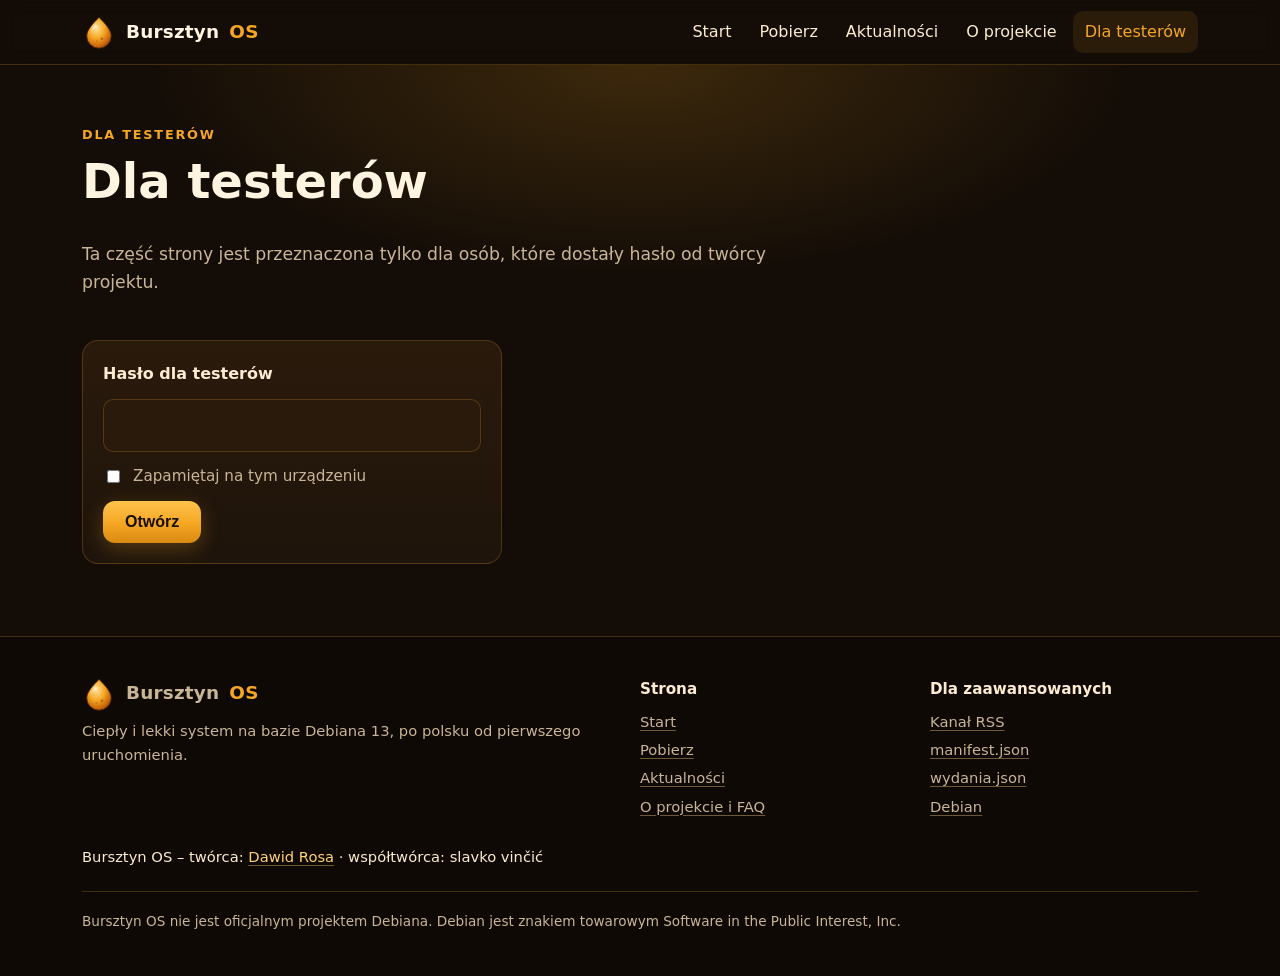
<file: testy.html>
<!doctype html>
<html lang="pl" class="bez-js">
<head>
<meta charset="utf-8">
<meta name="viewport" content="width=device-width, initial-scale=1">
<title>Dla testerów – Bursztyn OS</title>
<meta name="description" content="Strefa dla testerów Bursztyn OS. Wejście wymaga hasła.">
<meta name="robots" content="noindex,nofollow">
<!-- GEN:AUTOR -->
<meta name="author" content="Dawid Rosa">
<!-- /GEN:AUTOR -->
<meta name="theme-color" content="#140d07">
<meta property="og:title" content="Dla testerów – Bursztyn OS">
<meta property="og:description" content="Strefa dla testerów Bursztyn OS. Wejście wymaga hasła.">
<meta property="og:image" content="https://dawidrosa026-lang.github.io/bursztyn-os/img/zrzuty/ekran-powitalny.jpg">
<link rel="canonical" href="https://dawidrosa026-lang.github.io/bursztyn-os/testy.html">
<meta property="og:url" content="https://dawidrosa026-lang.github.io/bursztyn-os/testy.html">
<meta property="og:type" content="website">
<meta property="og:locale" content="pl_PL">
<link rel="icon" href="img/logo.svg" type="image/svg+xml">
<link rel="icon" href="img/favicon.png" type="image/png" sizes="64x64">
<link rel="apple-touch-icon" href="img/apple-touch-icon.png">
<link rel="alternate" type="application/rss+xml" title="Bursztyn OS – Aktualności" href="feed.xml">
<link rel="stylesheet" href="css/style.css">
</head>
<body>
<a class="pomin" href="#tresc">Przejdź do treści</a>
<header class="naglowek">
  <div class="kontener">
    <a class="marka" href="index.html"><img src="img/logo.svg" alt="" width="34" height="34">Bursztyn <span>OS</span></a>
    <button class="menu-przelacznik" type="button" aria-expanded="false" aria-controls="nawigacja">☰ Menu</button>
    <nav class="nawigacja" id="nawigacja" aria-label="Główna nawigacja"><a href="index.html">Start</a><a href="pobierz.html">Pobierz</a><a href="aktualnosci.html">Aktualności</a><a href="o-projekcie.html">O projekcie</a><a href="testy.html" aria-current="page">Dla testerów</a></nav>
  </div>
</header>
<main id="tresc">
<section class="strona-tytul"><div class="kontener">
  <span class="etykieta">Dla testerów</span><h1>Dla testerów</h1>
  <p>Ta część strony jest przeznaczona tylko dla osób, które dostały hasło od twórcy projektu.</p>
</div></section>
<section class="sekcja" style="padding-top:8px">
  <div class="kontener">
    <form class="formularz-testerow karta" id="formularz-testerow" autocomplete="on">
      <label for="haslo-testerow">Hasło dla testerów</label>
      <input id="haslo-testerow" name="haslo" type="password" autocomplete="current-password" required>
      <label class="zapamietaj"><input id="zapamietaj-testerow" type="checkbox"> Zapamiętaj na tym urządzeniu</label>
      <p class="blad" id="blad-testerow" role="alert" hidden>Nieprawidłowe hasło</p>
      <button class="przycisk" type="submit">Otwórz</button>
    </form>
    <div id="tresc-testerow" hidden></div>
  </div>
</section>
</main>
<footer class="stopka">
  <div class="kontener">
    <div>
      <a class="marka" href="index.html"><img src="img/logo.svg" alt="" width="34" height="34">Bursztyn <span>OS</span></a>
      <p>Ciepły i lekki system na bazie Debiana 13, po polsku od pierwszego uruchomienia.</p>
    </div>
    <div>
      <h4>Strona</h4>
      <ul><li><a href="index.html">Start</a></li><li><a href="pobierz.html">Pobierz</a></li><li><a href="aktualnosci.html">Aktualności</a></li><li><a href="o-projekcie.html">O projekcie i FAQ</a></li></ul>
    </div>
    <div>
      <h4>Dla zaawansowanych</h4>
      <ul><li><a href="feed.xml">Kanał RSS</a></li><li><a href="manifest.json">manifest.json</a></li><li><a href="data/wydania.json">wydania.json</a></li><li><a href="https://www.debian.org/">Debian</a></li></ul>
    </div>
    <!-- GEN:STOPKA-TWORCA -->
<p class="tworca-stopka">Bursztyn OS – twórca: <a href="https://github.com/dawidrosa026-lang" rel="author">Dawid Rosa</a> · współtwórca: slavko vinčić</p>
<!-- /GEN:STOPKA-TWORCA -->
    <p class="prawne">Bursztyn OS nie jest oficjalnym projektem Debiana. Debian jest znakiem towarowym Software in the Public Interest, Inc.</p>
  </div>
</footer>
<script type="application/json" id="bursztyn-szyfr">{"kdf":"PBKDF2-SHA256","iter":600000,"sol":"VCzKPQxlQcg7DlROIj8Anw==","iv":"E58ppjrRSUFWsjNg","dane":"FRwqoVBsnDFUPw0WCA9ujM7Pbp+X3BSzljs0nOjxr0ja52TzCvmDVh8+CbFIJLCjq1lVXiOFpNInHOFnO1AY8sAfAKLrKgZSjyOjVcUaKr2k0MFdDQL3/nvu523mqg8Q30HyS1Cu93if/[base64]/vGAewOU4CiduYpfhkScAJmNGAOY/rp/J7Qpdti5rXzyL2rquWpreOmpfFtSTHzC/XYQGLyRNApjNtippPQ9gZMcAjzAFjyGktKyvCfoNRTp3eKqlwzLM0g1D1ELEoF2/S/sDFciMXpdOiBUgV7J/caCKj+E07L/P4uB/azuBxdVUTOHikXK9qfwDqq1wYrTcpE43csD63M/Q8CrjQ4GQPRZ6JdFbeKg69GpRZuQrN6NlQ73mW5AeIDlllf1ifNqTgTd4h2dt4FYnto/+nyYr/Yn/sdNgeW08iG+RUmNQlcNTv+ZwwQsC9B2FQPCSxV3FN9hVVusQdh6jvSte7bxCE4mdnLDAMsPImy3p70LKO4r77J4sW+D1isEV/69v9cU5lu3BUgiAIAfZotFGQb/hSM7OzDJpUyDaq/ON6vojbj1pCebd1/8qKfmfCx1QEkU8C9oetvzAag+hngVBtd2uMocaIrTq8yufWI2DxAJi882GYjbzLQu957V5JQpDqe57xoDBt0ceSalmTexm2c6cusNPXl3IFfRBxKh4KGvt1/j4D8OYRAXTPNvo5Hyh44sftqTcFt2ToyjCkuW+cWGLLAEQgwzsyAcLU8R4VBMpyYMhgOj5D/jZSGOfV8oZF4Ld0f++Xxg9q5nxSRxIjRrKkGzerSdTB0eDY0JMehPayQP21NJosJgMoST5ZZ/DT8+IaWKvESWwVv24rYfIfBa0dWhGK7w2L8+T/pA7m69YMQh42bD/TstF7Wo3WjJ45x+Gvlc6EOpWQfjymeWYJVHn0QdIlMSEzn4loQMX9AxUsp6+ffbaMsc4uVYTEUZlIhCnJCBw2sQ0LLeObpgGDw0VDqzghNvv+s6ufnjET6Ozyvv4eDcDRkSIhtyvl/5uoU2B5Z5udO0hoXCOrGWOWl60emGRPrnEhiWDycvg2zqF8UQEZjaGajvmCwrip2mFDZQfd6ZL3+CrFjD8thb4JW2de3FvfXzVR1530eTRDKItbM0KMSI/iCf75/Sqcn//GApuvd7/rSPSGq6RdP/VHwzKp7JI9VvOThg3N7xcz6e+UH4VSSjfMRNlAwMXeFS6Yh9SmDpFibAGX3GrExpQMhNklT861t1keBsEbGNMYfx334I44WmIfkaOpfXmssKnPtQRoq3xqCc4nEYwwSw3NrwqlbQS6C+fAgw/pxayF5mpo2cs2ZNCyAXbeVovAtXj+QUE1K0x3Eby9iYuDPMJGhAkrQvsgdyxZS7GdiKpfmM07gLl/PTKE4E7+xlkX2nTt7aH2aD6zUqlPWpIiDI2gZsus/jA6PiMJc6C/3CC3OIPJgOVmuYh/zg9vee5MVyaImabG6rpAwdVNS0Xb5yGvjvW5cYYD2ufD+5DWrOPV46GQd4CSR8QkCydgR/enj2biNiqZ+xKv8c+oR/Zvd8/VVA6S/oao8T3kbLqUdIn6g+Fj9j/aHs6Md4/8yeuiRHNYnA5t9MxmmVL3FQ/L8qRBhboQ30s0oCJcnm0iN7MRkgoDvVMXNbCtA67Y41/M2ixkXEyS42ohYZZVqeCcNsKxap1HrlDL6K6bAuyfduyTXyZdUFWm3pznCzEciionZEI/scl+XJCLd+4SuWQQznyJkbEdbmrblbUU6EmvnaR2ja5xe3YQVzzy8hqNpDEwg/2PhkR2YfUBVfD6EIbjutvE+5SseAdJLDwl7oct2kpBybytaIngETNfyXjbhb38nNOwVQaCAWbqNTQDF7AW2gLawEVhQUZKkFo5jJ2kVVSipb5hgm7FZmLxQEEyZ4wS8/pahwH1KDkXr02Ngimj6zwZf07ZUXEpQX6pAehjOh2bGTv78syboMKwvcr7crwRR721fy4LqH+SUEqEokGLagpZzWJdM61918t5sr696fyfU6bzpjOe0el/xDXy2MxA8/bEE/sGXDxXObxUl//LP/snSgq13jvnCl3rjz+BmITBqBCqfbfwFAAxMXlrwcCJxC2+m4ZVdrdugWiiZ0ypkuIn3v1U33eYOHVpzWQG5ZLE1UUjsu2Et6EwHzp2NKkr+8KP3L7X6kFiuHTGCuK+6CGaEHEyzIBG0oF7V4jNnSyp5QSyvECypMjjsm6Ngv/MYixx6tb7rs22IePoT7TA4UnOyLr3Hdz7IKcEWnMYzOSNGXJSs4D/LZfcK9op34yxRGEfvRMuhBv5JO4gzZjA5vnhP/FuqlWqj6PRPDKAvOmPfjvPkG0zOte3zbMbF24EIrWuoFxEW+y9fdChz+3AP6wthESDi8M6FPWdYcmWDUybJaC0aTkrE8eRlwbjJ54KbuL/ZkKxFsny70twKfBPuCeqQKcy/iS2sYhtED9XS6dTVS5XlE/yJv2/7jeOitSPSzNdR6jhgx05SON0MzdmOLVOSCVircZnPg2KFqJfdnJ70U/e+hICy9OImBY2WxBwgBpRBQwYCUCLlG2sslveKGQEzpPs3uBvAqKm5IE4iydsDolTVhuk30GoCbOumZ+dzd4gGPFCkiyQe8TtvCsl0DF/VAbgpQJHsC7nKSZ3WmIYY/5ReIaNqnzIFxUJmWBxS36HfvM89OeB3LaXSp0ya9gZ5SOjJ3Vyfpp5Pfwunfek/jOgZ6R2E7xXelLU/n8xLN8HiQbI9KYAX2uKgJ92gGCiMT4z0PMi5hYoLUcQYOn83O/tu5QX2lvA0B1op+a24J/Wf2H6TCe+DqJg/BLle4afjjj4x/+hnJjuDgYEvmyrE71xFkC528pB1xqFcF6Kf8rjnFOIyOdyOwpnveZNuCo7ZWZrvdc/bKY8XKUbs18OUhUurqzl1TUIGTB5bcDkPaqFiOk7pqBhqdMget62Vek2+5LacVUVgSHF3i12RDTWCxpmAKCzIZE01bs7xOV51+K5ssBCE8SHsdjkdbFTJ1q5BCvN7X52+rkWKFs5O/BnlXT4D6A7/5QkxzhYUjgKEzP3D89jKsNX2IkMg8d0Ig4MtPhZ6iYSsS3+Tai8CQIiAj3cE2Q5+4KxfpyAJsiZ6HFZyPIRCrFGptQPeohwpSXL720fnZbyVKdue22ZeTcp6dqvytGFgNuo1F0b1t0YyEid7g9RRAMr3KfZf8U9/hsOa4njBLtJ8Mya7JZC85N2FrWcLT54rhZI+bXZ6J0yiYjPCtVXk1kwqHbsriw7yNUpNRI55S8ihEXxLkKo2s8QM272MVjuQeFk7rYbacb3yjT4cjkE2+1ecFP3W2T4JWx/kngf7QThb0a4m6aPawItvSlZ/CqEnJgHdd9pRNmJ5a8zNMNdyG2+V9I+SRPAhQAP3DftUY835ke8ryLGehxwB/nfgrOE1fTDUnGb1Gl4Z9PtV+SdHjRAyidsJXue90393lq/8/MQlQXYDG7g+a1Z3/0rXy+gEB5xg7uZ7nebn8/f77V6J6HDF2FuGrBUku19cUlpg6D50Jx+MP5lH7HsHk2TsQpAlHvCsk1fJM8bx/4/Z7Zr308iGiXpQF1LJV+CoMjfNrom9f/OCWo9qCEJf8EamU4AJqhUYVOM5oyrP+2JBqtuCDyBlddJqzrEbcH637lJqsd7oSrL1YohnMim2S4Y5YWiUq1DvIsaDEehRN4gzqHuGJ3hVzEJXV2v33Q3dxhoEqiADNjZU7oKOiexvtCXduIr0i5Y2vXhaiK/MxlGwPIR4Q8cf8/FTH1UxPydFiFBEK6nXVr6ew4GEHgvJVR9e+6TNUV29d0a7C2GdqjuPm1knqdtwGTrv7R4xT3TcSZaZ2Wk37aqf/Dnkm0w3aucpdiU+eW3mR3tGziz1SycFgZajEcXCurBAy4WPBatAyo6nfHh113q6ZcxPKuN5xagsW/[base64]/G/xvj4b85zmiP1RD0Nc/YkfBXqiXPBV6Dn7KH0ZETJ6pURv8L327dkXbh+CD0HyOPKCAJMjJXLPSHwXJskyGQ0sjLElaFpwvUlto9qtyldrQ7xfOCi2EoWfZuQ/G8TdXgicl7CyO6pqp2S2tgR6KQsJTXV0rzc3bUVP+Lr8X75yOwesm37RjAhWpsVtVwZ91t7j7H+h7vOtenqt8maw0xTfYF7Fnte/kWbMj9fmFJVwSkGHurgiDJvlaVmtMjz16l+sl75SThJVlXzrWce81iVQ+F6E/xM75kiGBsjl0ejrMS2yU2HHciN2n/HbbGbqpaHlrXOhls7GTGvC54kivH0fvL/sy8VqukrRceF6oZvF830/XcLs+MZnutraMev3H85duSyu6SbEAKYBwVqm0MpYnTleIC7dGdDuaW1NurM5uaDv8mI+FqUWAEU3h9v2cRp9rmiptypbfyG/0CFqqn59ehKQzZ41wgSv469F8oCmkuko0ofseFtx+tEmMXFoYlcQWb9x1bNfiGm0CzlEduu7jGESAwn7N9lVsMvZZTl71tb+584ddn9OfGl3ScF+BVUtnS3dwIGA20ToIhlwdrqe2aBbJ5WXT9MoP8FEJvMhMuFgheOgBUgYlIc3ttS7hPIE/7LZOdMftSjW/yX+t6cLZRtlfsGXTNMjWg7QOM1m5oawTd+56yK2DWi8jmfQpj7rVF0Mx+W9+h/7xSbFOSJ5CTb2u6R8JEQxbGbTbO10Wva6okuobTht8UfaD6cmu73nKBBnDwNPVWAhTo1NxnejUJqCWk8FfpNMFmPQmnZ98FEzKrvD1O7UECSvHjq7CubWi9JZ8GlnYGoiLonLq/oSbIxwcOC3J1ezKraMVmchkFjs5PlgDLPU4aKB82fsRl0YaDlvUNTzvCQPdLGkoTwt3I63XL0YuM0QfJkKPYJcIWo70hq4g21BcNqylNJDAzOYg8ZDAid9F4YFDFlnMZh44nQ42ydzaHuidJs67LqbsDbDykLqUtBeJWARZmgbmbRlIsC16xY1vjYreJ/8Z7nyiMIQStLhlB0Eu2fPUYuSkH505prsMDX5lzB3S84S5wdJvQHrYiMDjR1qpyERQAIIoQ1m52+35XRKAdwG/uUi5j9AdEEzv4OzDeh3ug7kmEwvqEVldLHy3pWKopIjFozU+yRCILu4+BdChEfOfDMQbqPBIGqCqjDl6UM1olKxBeSSWmn2e/hI62G6C4AcQDV8y6oNgm/qit66FjfjlgIZgX7mAkkbUwmJXNVQLCAh3cBXwGNkubLAVWzhOZamSvLvWt+h94c1iPc+398wScWCD98no6Gpo9KNVFHD5had9f6rYSheUfItHl53tkiPJvm2uVcVItVggxaB6tw="}</script>
<script src="js/main.js" defer></script>
<script src="js/testerzy.js" defer></script>
</body>
</html>
</file>
<file: css/style.css>
/* Bursztyn OS – styl strony */
:root{
  --tlo:#140d07; --tlo2:#1E140B; --tlo3:#2a1a0c;
  --amber:#F5A623; --jasny:#FFD27A; --tekst:#FCEBD0;
  --przygaszony:#c9b597; --linia:rgba(245,166,35,.22);
  --promien:16px; --cien:0 18px 50px rgba(0,0,0,.45);
  --max:1160px;
}
*{box-sizing:border-box}
/* Żałoba zakończona 10.11.2026 – kolory przywrócone */
html{scroll-behavior:smooth}
body{margin:0;background:var(--tlo);color:var(--tekst);
  font:16px/1.65 "Noto Sans","Segoe UI",system-ui,-apple-system,Roboto,Ubuntu,sans-serif;
  -webkit-font-smoothing:antialiased}
img{max-width:100%;height:auto;display:block}
a{color:var(--jasny);text-decoration-color:rgba(255,210,122,.4);text-underline-offset:3px}
a:hover{color:var(--amber)}
:focus-visible{outline:3px solid var(--amber);outline-offset:3px;border-radius:6px}
h1,h2,h3{line-height:1.2;margin:0 0 .6em;color:#fff4e0}
h2{font-size:clamp(1.6rem,3vw,2.3rem)}
h3{font-size:1.15rem}
p{margin:0 0 1em}
code,pre,.mono{font-family:"Noto Sans Mono","DejaVu Sans Mono",ui-monospace,Consolas,monospace}
code{background:var(--tlo3);padding:.1em .4em;border-radius:6px;font-size:.92em;color:var(--jasny)}
pre{background:#0d0804;border:1px solid var(--linia);border-radius:12px;padding:14px 16px;overflow:auto;font-size:.9rem;line-height:1.5}
pre code{background:none;padding:0}
.kontener{max-width:var(--max);margin:0 auto;padding:0 22px}
.pomin{position:absolute;left:-999px;top:8px;background:var(--amber);color:#1a0f05;padding:8px 14px;border-radius:8px;z-index:100}
.pomin:focus{left:8px}

/* Komunikat o żałobie (Kraków, 7.11.2026) */
.pasek-zaloba{background:#0f0905;border-bottom:1px solid var(--linia);padding:14px 0 16px;color:var(--tekst)}
.pasek-zaloba .kontener{border-left:4px solid var(--amber);padding-top:8px;padding-bottom:8px;padding-left:18px}
.pasek-zaloba-tytul{margin:0 0 6px;color:#fff4e0;font-weight:700;font-size:1.05rem}
.pasek-zaloba p{margin:0;color:var(--przygaszony);max-width:820px;font-size:.98rem;line-height:1.6}

/* Nagłówek */
.naglowek{position:sticky;top:0;z-index:50;background:rgba(20,13,7,.86);backdrop-filter:blur(10px);border-bottom:1px solid var(--linia)}
.naglowek .kontener{display:flex;align-items:center;gap:18px;height:64px}
.marka{display:flex;align-items:center;gap:10px;color:#fff4e0;text-decoration:none;font-weight:700;font-size:1.15rem;letter-spacing:.2px}
.marka img{width:34px;height:34px}
.marka span{color:var(--amber)}
.nawigacja{margin-left:auto;display:flex;gap:4px;align-items:center}
.nawigacja a{color:var(--tekst);text-decoration:none;padding:8px 12px;border-radius:10px;font-weight:500}
.nawigacja a:hover{background:var(--tlo3);color:var(--jasny)}
.nawigacja a[aria-current="page"]{color:var(--amber);background:rgba(245,166,35,.1)}
.nawigacja a.przycisk{color:#1a0f05;margin-left:6px}
.menu-przelacznik{display:none;margin-left:auto;background:none;border:1px solid var(--linia);color:var(--tekst);border-radius:10px;padding:8px 12px;font:inherit;cursor:pointer}

/* Przyciski */
.przycisk{display:inline-flex;align-items:center;gap:8px;background:linear-gradient(180deg,#FFC34D,var(--amber) 55%,#d98a12);color:#1a0f05;font-weight:700;
  text-decoration:none;padding:12px 22px;border-radius:12px;border:0;cursor:pointer;box-shadow:0 6px 20px rgba(245,166,35,.25);transition:transform .15s,box-shadow .15s;font-size:1rem}
.przycisk:hover{color:#1a0f05;transform:translateY(-1px);box-shadow:0 10px 28px rgba(245,166,35,.35)}
.przycisk.drugi{background:transparent;color:var(--jasny);border:1px solid rgba(255,210,122,.45);box-shadow:none}
.przycisk.drugi:hover{background:rgba(245,166,35,.08)}
.przycisk.wylaczony{background:var(--tlo3);color:var(--przygaszony);box-shadow:none;border:1px dashed rgba(255,210,122,.35);cursor:not-allowed}
.przycisk.wylaczony:hover{transform:none}
.przycisk.maly{padding:7px 12px;font-size:.88rem;border-radius:9px}

/* Hero */
.hero{position:relative;overflow:hidden;padding:clamp(56px,9vw,110px) 0 70px;
  background:radial-gradient(1000px 520px at 50% -10%,rgba(245,166,35,.28),transparent 65%),
    linear-gradient(180deg,rgba(20,13,7,.25),var(--tlo) 92%),url("../img/tapety/bursztyn-os.jpg") center/cover}
.hero .kontener{text-align:center}
.hero-logo{width:clamp(110px,16vw,160px);margin:0 auto 18px;filter:drop-shadow(0 12px 40px rgba(245,166,35,.45));animation:puls 4s ease-in-out infinite}
@keyframes puls{50%{transform:translateY(-6px) scale(1.03)}}
@media (prefers-reduced-motion:reduce){.hero-logo{animation:none}html{scroll-behavior:auto}}
.hero h1{font-size:clamp(2.3rem,6vw,4rem);margin-bottom:.2em}
.hero h1 span{color:var(--amber)}
.hero .podtytul{font-size:clamp(1.1rem,2.3vw,1.4rem);color:var(--jasny);max-width:720px;margin:0 auto 28px}
.hero .akcje{display:flex;gap:12px;justify-content:center;flex-wrap:wrap}
.hero .meta{margin-top:20px;color:var(--przygaszony);font-size:.92rem}
.hero-zrzut{margin:54px auto 0;max-width:980px;border-radius:14px;overflow:hidden;border:1px solid var(--linia);box-shadow:var(--cien)}

/* Sekcje */
.sekcja{padding:72px 0}
.sekcja.ciemna{background:var(--tlo2);border-top:1px solid var(--linia);border-bottom:1px solid var(--linia)}
.sekcja-naglowek{text-align:center;max-width:720px;margin:0 auto 40px}
.sekcja-naglowek p{color:var(--przygaszony)}
.etykieta{display:inline-block;color:var(--amber);font-weight:700;font-size:.8rem;letter-spacing:.14em;text-transform:uppercase;margin-bottom:8px}
.strona-tytul{padding:56px 0 18px;background:radial-gradient(700px 300px at 50% 0,rgba(245,166,35,.18),transparent 70%)}
.strona-tytul h1{font-size:clamp(2rem,5vw,3rem)}
.strona-tytul p{color:var(--przygaszony);max-width:720px;font-size:1.08rem}

/* Siatki */
.siatka{display:grid;gap:18px}
.siatka.f{grid-template-columns:repeat(auto-fill,minmax(250px,1fr))}
.siatka.dwie{grid-template-columns:repeat(auto-fit,minmax(320px,1fr))}
.siatka.galeria{grid-template-columns:repeat(auto-fill,minmax(300px,1fr))}
.siatka.tapety{grid-template-columns:repeat(3,minmax(0,1fr))}
.karta{background:linear-gradient(180deg,var(--tlo3),var(--tlo2));border:1px solid var(--linia);border-radius:var(--promien);padding:22px}
.funkcja .ikona{width:44px;height:44px;border-radius:12px;display:grid;place-items:center;font-size:1.35rem;margin-bottom:12px;
  background:rgba(245,166,35,.13);border:1px solid rgba(245,166,35,.3)}
.funkcja h3{margin-bottom:.35em}
.funkcja p{color:var(--przygaszony);margin:0;font-size:.95rem}

/* Galeria */
.zrzut{margin:0;background:var(--tlo2);border:1px solid var(--linia);border-radius:14px;overflow:hidden;transition:transform .2s,border-color .2s}
.zrzut:hover{transform:translateY(-3px);border-color:rgba(245,166,35,.5)}
.zrzut a{display:block;color:inherit;text-decoration:none}
.zrzut img{aspect-ratio:16/10;object-fit:cover;width:100%}
.zrzut figcaption{padding:12px 14px;font-size:.92rem;color:var(--przygaszony)}
.zrzut figcaption strong{display:block;color:var(--tekst)}
.tapeta img{aspect-ratio:16/10;object-fit:cover;width:100%}

/* Lightbox */
dialog.lightbox{border:0;padding:0;background:transparent;max-width:min(1280px,94vw);max-height:92vh}
dialog.lightbox::backdrop{background:rgba(10,6,3,.88)}
dialog.lightbox img{max-height:84vh;width:auto;margin:0 auto;border-radius:10px;border:1px solid var(--linia)}
dialog.lightbox p{color:var(--jasny);text-align:center;margin:10px 0 0}
dialog.lightbox button{position:absolute;top:8px;right:8px;background:rgba(20,13,7,.85);color:var(--tekst);border:1px solid var(--linia);border-radius:10px;padding:6px 12px;font:inherit;cursor:pointer}

/* Wydania */
.wydanie{display:flex;flex-direction:column;gap:14px;position:relative}
.wydanie.polecane{border-color:rgba(245,166,35,.6);box-shadow:0 0 0 1px rgba(245,166,35,.25),var(--cien)}
.wydanie-gora{display:flex;align-items:center;gap:14px}
.wydanie-gora img{width:54px;height:54px}
.wydanie h3{font-size:1.4rem;margin:0}
.znaczek{display:inline-block;font-size:.75rem;font-weight:700;padding:3px 10px;border-radius:999px;letter-spacing:.03em}
.znaczek.gotowe{background:rgba(120,200,90,.15);color:#a8e08c;border:1px solid rgba(120,200,90,.35)}
.znaczek.w-przygotowaniu{background:rgba(245,166,35,.13);color:var(--jasny);border:1px solid rgba(245,166,35,.35)}
.wydanie .opis{color:var(--przygaszony);margin:0}
.wydanie dl{display:grid;grid-template-columns:auto 1fr;gap:6px 14px;margin:0;font-size:.95rem}
.wydanie dt{color:var(--przygaszony)}
.wydanie dd{margin:0;min-width:0}
.sha{display:flex;gap:8px;align-items:flex-start}
.sha code{word-break:break-all;font-size:.8rem;line-height:1.45;flex:1}
.lista-tagi{display:flex;flex-wrap:wrap;gap:6px;margin:0;padding:0;list-style:none}
.lista-tagi li{background:var(--tlo);border:1px solid var(--linia);border-radius:999px;padding:2px 10px;font-size:.85rem}
.wydanie ul.wym{margin:0;padding-left:1.2em}
.wydanie .akcje{display:flex;flex-wrap:wrap;gap:10px;margin-top:auto;padding-top:6px}
.wkrotce{color:var(--jasny);font-style:italic}
.kroki{counter-reset:k;list-style:none;padding:0;margin:0}
.kroki>li{counter-increment:k;position:relative;padding-left:48px;margin-bottom:18px}
.kroki>li::before{content:counter(k);position:absolute;left:0;top:0;width:32px;height:32px;border-radius:50%;background:var(--amber);color:#1a0f05;font-weight:800;display:grid;place-items:center}
.zakladki{display:flex;gap:6px;flex-wrap:wrap;margin-bottom:12px}
details.karta{padding:0}
details.karta>summary{cursor:pointer;padding:16px 20px;font-weight:700;list-style:none;display:flex;justify-content:space-between;gap:10px}
details.karta>summary::-webkit-details-marker{display:none}
details.karta>summary::after{content:"+";color:var(--amber);font-size:1.3rem;line-height:1}
details.karta[open]>summary::after{content:"–"}
details.karta>div{padding:0 20px 16px;color:var(--przygaszony)}
details.karta>div p:last-child{margin-bottom:0}
details.karta .zrzut{margin:14px 0}
.podpis-tworcy{display:flex;align-items:center;gap:12px;margin:16px 0 0;padding-top:14px;border-top:1px solid var(--linia);color:var(--tekst)}
.podpis-tworcy-foto{width:48px;height:48px;object-fit:cover;object-position:50% 25%;border-radius:50%;border:2px solid var(--amber);flex-shrink:0}
.podpis-tworcy strong{display:block;color:var(--jasny)}
.podpis-tworcy .rola{display:block;color:var(--amber);font-size:.92rem;font-weight:600;margin:0}
.uwaga{border-left:4px solid var(--amber);background:rgba(245,166,35,.07);padding:12px 16px;border-radius:0 12px 12px 0;color:var(--tekst)}

/* Ogłoszenia */
.wpisy{display:grid;gap:20px;max-width:820px;margin:0 auto}
.wpis{scroll-margin-top:84px}
.wpis time{color:var(--amber);font-weight:600;font-size:.9rem}
.wpis h3{font-size:1.35rem;margin:.2em 0 .5em}
.wpis h3 a{color:#fff4e0;text-decoration:none}
.wpis h3 a:hover{color:var(--jasny)}
.wpis ul{padding-left:1.2em;margin:0 0 1em}
.wpis ul li{margin-bottom:4px}
.wpis .rodzaj{font-size:.75rem;text-transform:uppercase;letter-spacing:.1em;color:var(--przygaszony);margin-left:8px}
.rss{display:inline-flex;align-items:center;gap:6px}

/* Stopka */
.stopka{border-top:1px solid var(--linia);background:#0f0905;padding:40px 0 30px;color:var(--przygaszony);font-size:.92rem}
.stopka .kontener{display:grid;gap:22px;grid-template-columns:2fr 1fr 1fr}
.stopka h4{color:var(--tekst);margin:0 0 8px;font-size:.95rem}
.stopka ul{list-style:none;margin:0;padding:0}
.stopka li{margin-bottom:4px}
.stopka a{color:var(--przygaszony)}
.stopka a:hover{color:var(--jasny)}
.stopka .prawne{grid-column:1/-1;border-top:1px solid var(--linia);padding-top:18px;font-size:.85rem}
.stopka .marka{margin-bottom:8px}

/* Responsywność */
@media (max-width:820px){
  .menu-przelacznik{display:block}
  .nawigacja{display:none;position:absolute;top:64px;left:0;right:0;flex-direction:column;align-items:stretch;background:var(--tlo2);border-bottom:1px solid var(--linia);padding:10px 16px 16px}
  .nawigacja.otwarta{display:flex}
  .nawigacja a.przycisk{margin:6px 0 0;justify-content:center}
  .stopka .kontener{grid-template-columns:1fr 1fr}
  .stopka .kontener>div:first-child{grid-column:1/-1}
}
@media (max-width:480px){
  .kontener{padding:0 16px}
  .sekcja{padding:52px 0}
  .siatka.galeria,.siatka.dwie{grid-template-columns:1fr}
  .siatka.tapety{grid-template-columns:1fr 1fr}
  .karta{padding:18px}
  .wydanie dl{grid-template-columns:1fr;gap:2px}
  .wydanie dd{margin-bottom:8px}
}
/* Bez JS menu jest zawsze widoczne */
.bez-js .nawigacja{display:flex;position:static;flex-wrap:wrap}
.bez-js .menu-przelacznik{display:none}
@media (max-width:820px){.bez-js .naglowek .kontener{height:auto;flex-wrap:wrap;padding-top:10px;padding-bottom:10px}.bez-js .nawigacja{background:none;border:0;padding:0;flex-direction:row}}
/* elementy siatek nie mogą rozpychać strony (np. długie bloki kodu) */
.siatka>*{min-width:0}
@media (max-width:480px){.siatka.galeria,.siatka.dwie{grid-template-columns:minmax(0,1fr)}}
@media (max-width:820px){.hero{background:radial-gradient(600px 420px at 50% 0,rgba(245,166,35,.25),transparent 70%),linear-gradient(180deg,#24170b,var(--tlo) 85%)}}
/* twórca */
.stopka .tworca-stopka{grid-column:1/-1;margin:0;color:var(--tekst)}
.stopka .tworca-stopka a{color:var(--jasny)}
.tworca h2{margin:0 0 2px}
.tworca .rola{color:var(--amber);font-weight:600;margin-top:0}
.tworca p{color:var(--przygaszony)}

/* piosenka „Bursztynowy kod” */
.karta.piosenka{display:grid;grid-template-columns:220px 1fr;gap:24px;align-items:center}
.piosenka-okladka{width:220px;height:220px;object-fit:cover;border-radius:14px;border:1px solid var(--linia);box-shadow:0 10px 30px rgba(0,0,0,.35)}
.piosenka-tresc h3{margin:0 0 4px}
.piosenka-odtwarzacz{border:0;border-radius:12px;background:var(--tlo3);margin:8px 0 14px;max-width:100%}
@media (max-width:640px){.karta.piosenka{grid-template-columns:1fr;text-align:center}.piosenka-okladka{margin:0 auto;width:min(220px,70vw);height:auto;aspect-ratio:1}}

/* zdjęcie twórcy */
.tworca-foto{display:block;width:132px;height:132px;object-fit:cover;object-position:50% 25%;border-radius:50%;border:3px solid var(--amber);box-shadow:0 0 0 5px rgba(255,170,40,.14),0 10px 26px rgba(0,0,0,.4);margin:0 0 14px}

/* archiwum wersji (pobierz.html) */
.archiwum-lista{margin-top:8px}
.archiwum-wydanie{display:flex;flex-direction:column;gap:8px;border-color:rgba(245,166,35,.28)}
.archiwum-wydanie h3{font-size:1.2rem;margin:0;color:var(--jasny)}
.archiwum-data{margin:0;color:var(--przygaszony);font-size:.92rem}
.archiwum-pliki{list-style:none;margin:4px 0 0;padding:0;display:flex;flex-direction:column;gap:8px}
.archiwum-pliki li{padding:8px 12px;background:var(--tlo3);border:1px solid var(--linia);border-radius:10px;overflow-wrap:anywhere}
.archiwum-edycja{display:inline-block;font-size:.72rem;font-weight:700;letter-spacing:.04em;text-transform:uppercase;padding:2px 9px;border-radius:999px;background:rgba(245,166,35,.13);color:var(--jasny);border:1px solid rgba(245,166,35,.35);margin-right:6px}
.archiwum-rozmiar{color:var(--przygaszony);font-size:.88rem}
.archiwum-link{margin:auto 0 0;padding-top:4px}

/* pytania i odpowiedzi pod archiwum */
.archiwum-faq{max-width:860px;margin:40px auto 0}
.archiwum-faq h3{text-align:center;font-size:1.4rem;color:var(--jasny);margin:0 0 16px}
.archiwum-faq-lista{display:grid;gap:12px}
.archiwum-faq details.karta>div p{margin:0 0 10px}
.archiwum-faq details.karta>div pre{margin:0 0 12px;overflow-x:auto}
.archiwum-wersje{margin:0;padding-left:1.2em;display:grid;gap:6px}
.archiwum-wersje strong{color:var(--jasny)}

/* formularz na stronie dla testerów */
.formularz-testerow{max-width:420px;display:flex;flex-direction:column;gap:12px;padding:20px}
.formularz-testerow label{font-weight:600;color:var(--tekst)}
.formularz-testerow input[type=password]{width:100%;box-sizing:border-box;background:var(--tlo3, #1a120b);border:1px solid var(--linia);color:var(--tekst);padding:12px 14px;border-radius:10px;font:inherit}
.formularz-testerow input[type=password]:focus{outline:3px solid var(--amber);outline-offset:2px}
.formularz-testerow .zapamietaj{display:flex;align-items:center;gap:10px;font-weight:500;color:var(--przygaszony);font-size:.95rem}
.formularz-testerow .zapamietaj input{width:auto;accent-color:var(--amber)}
.formularz-testerow .blad{margin:0;color:#ffb4a8;font-weight:600}
.formularz-testerow .przycisk{align-self:flex-start}
#tresc-testerow .uwaga{margin-bottom:18px}
</file>
